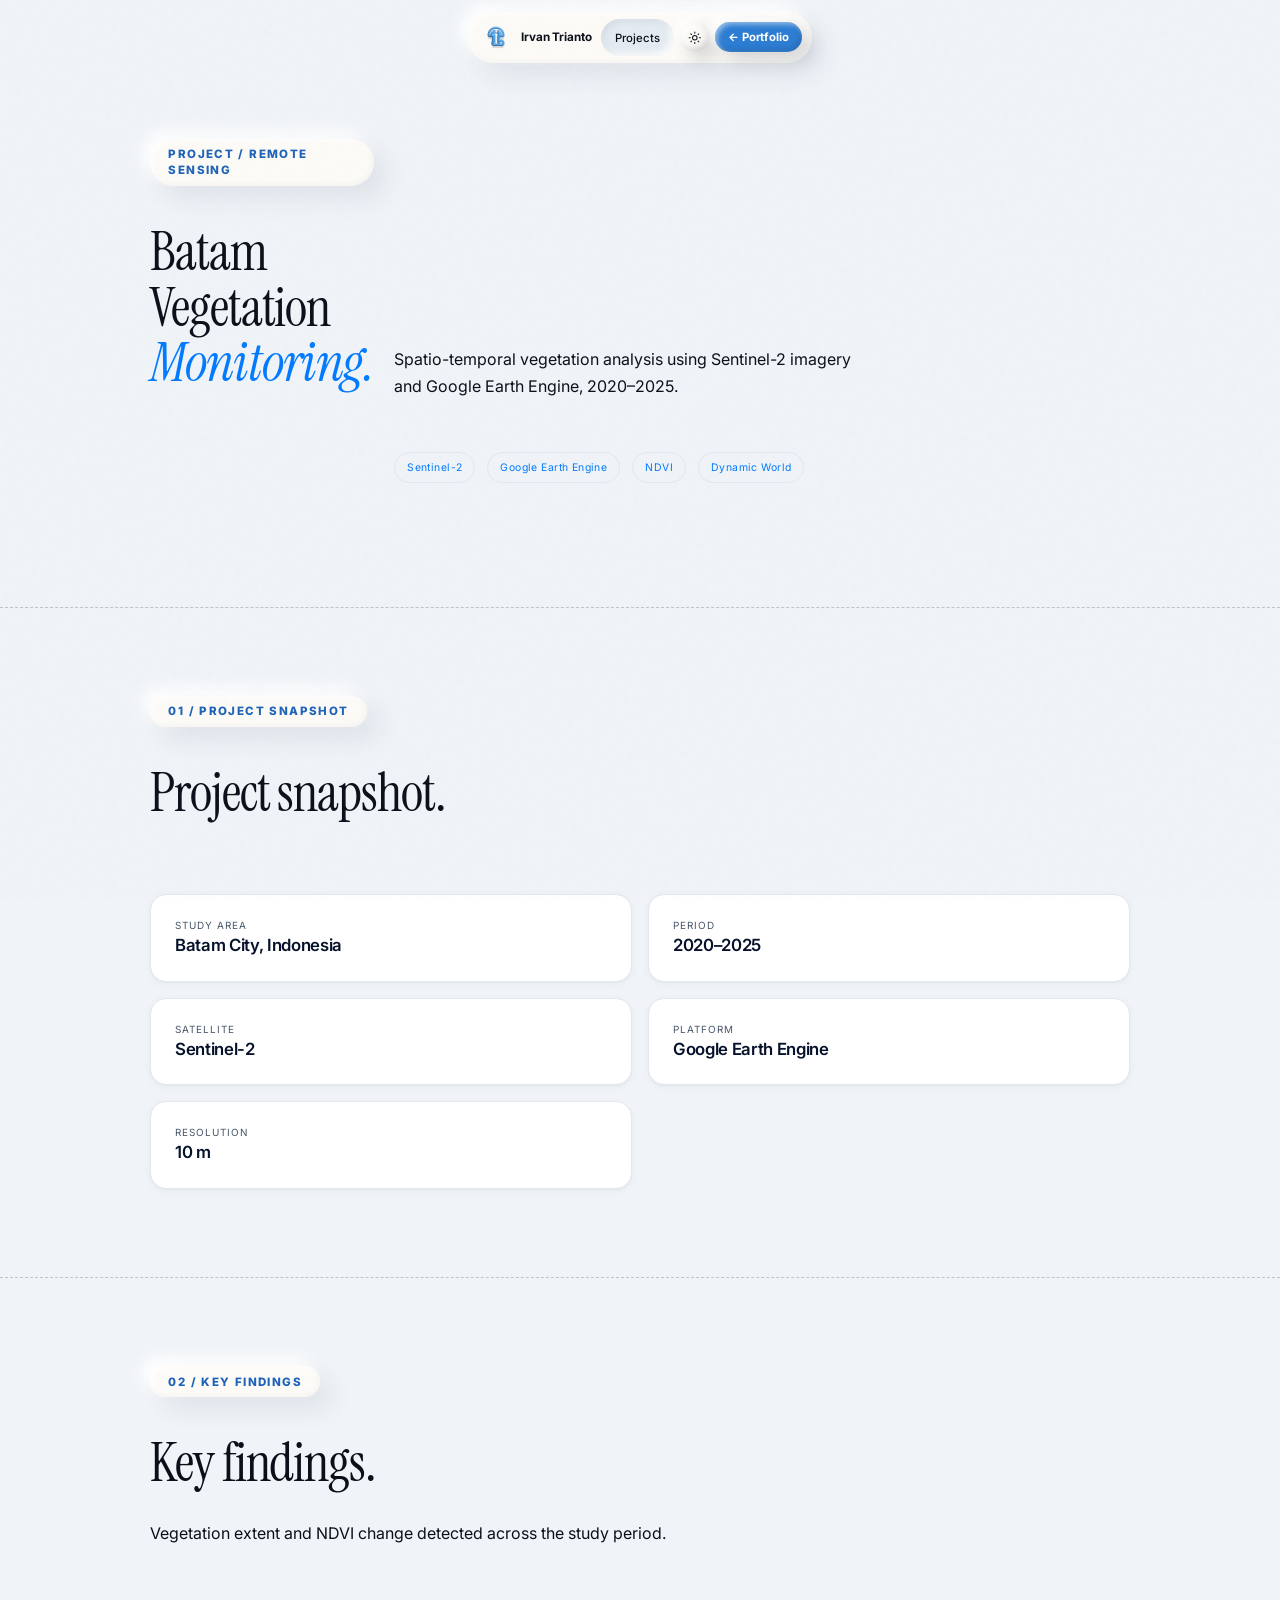
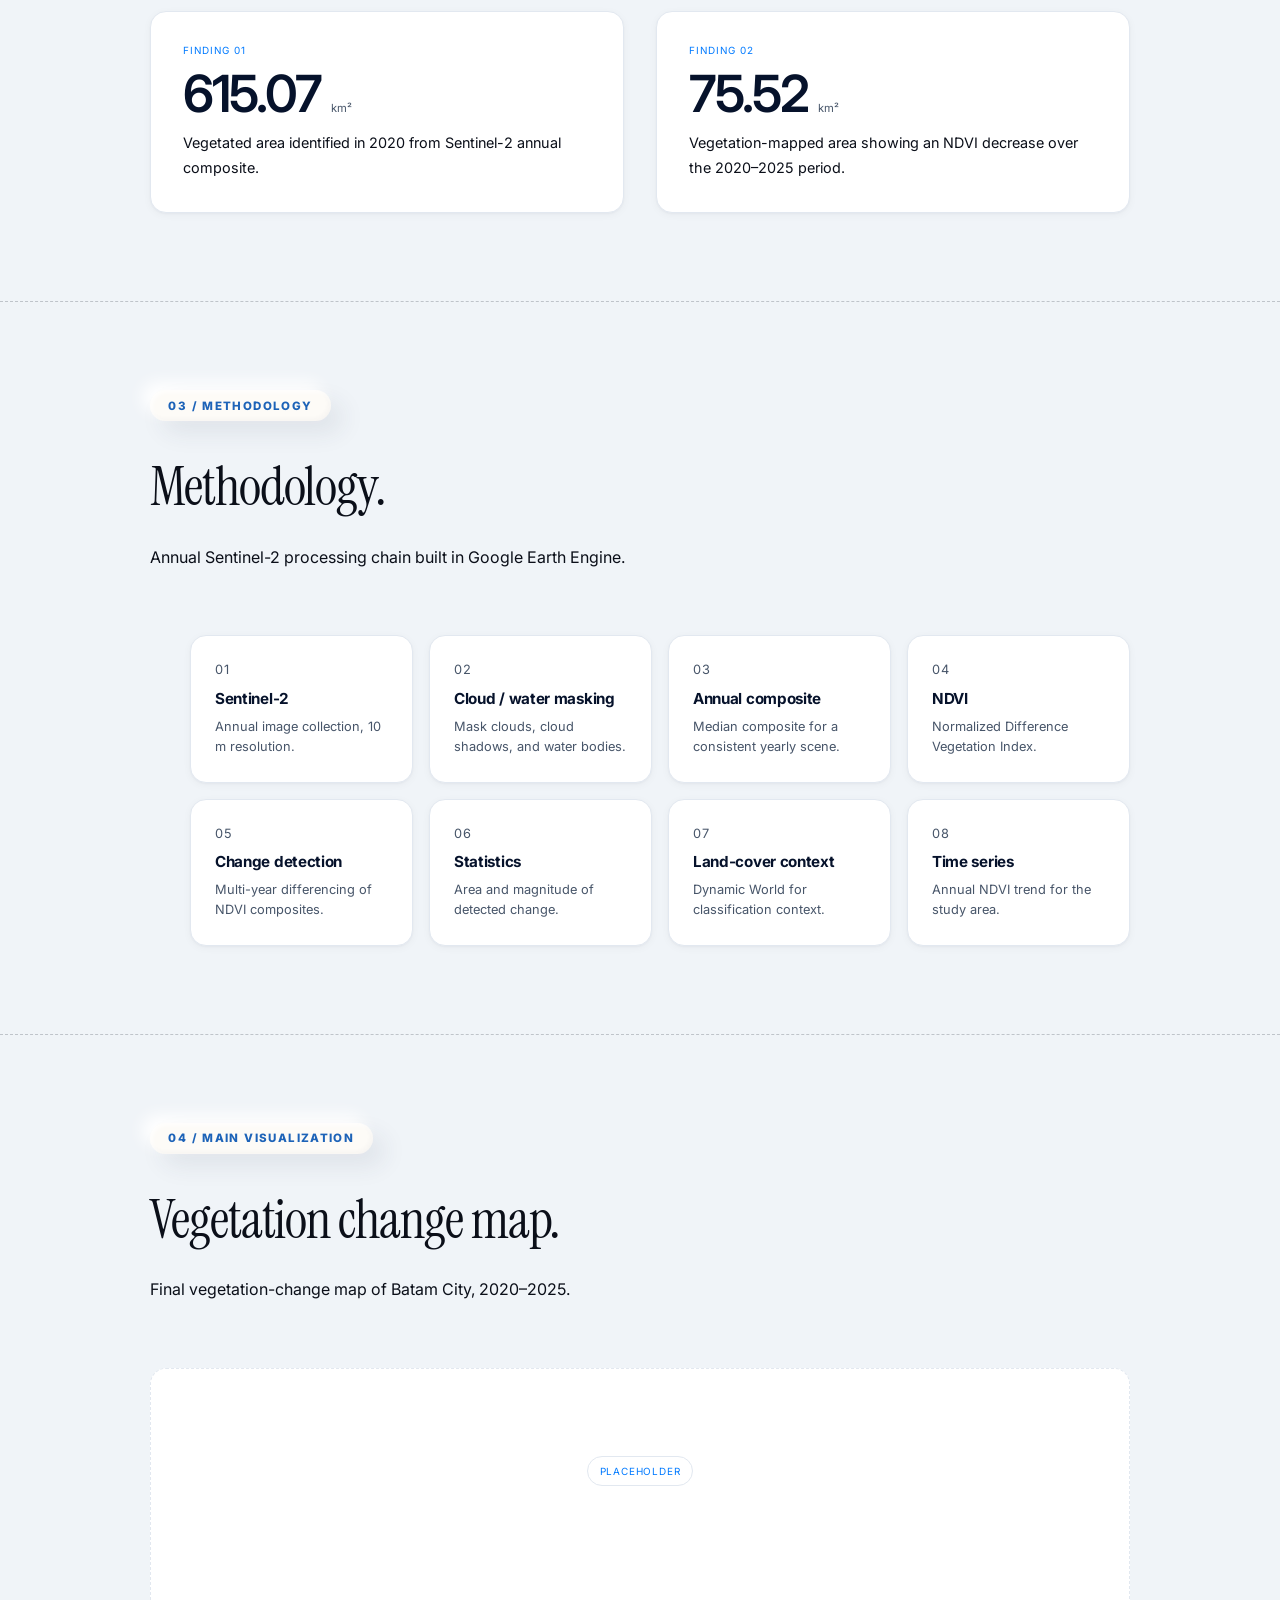
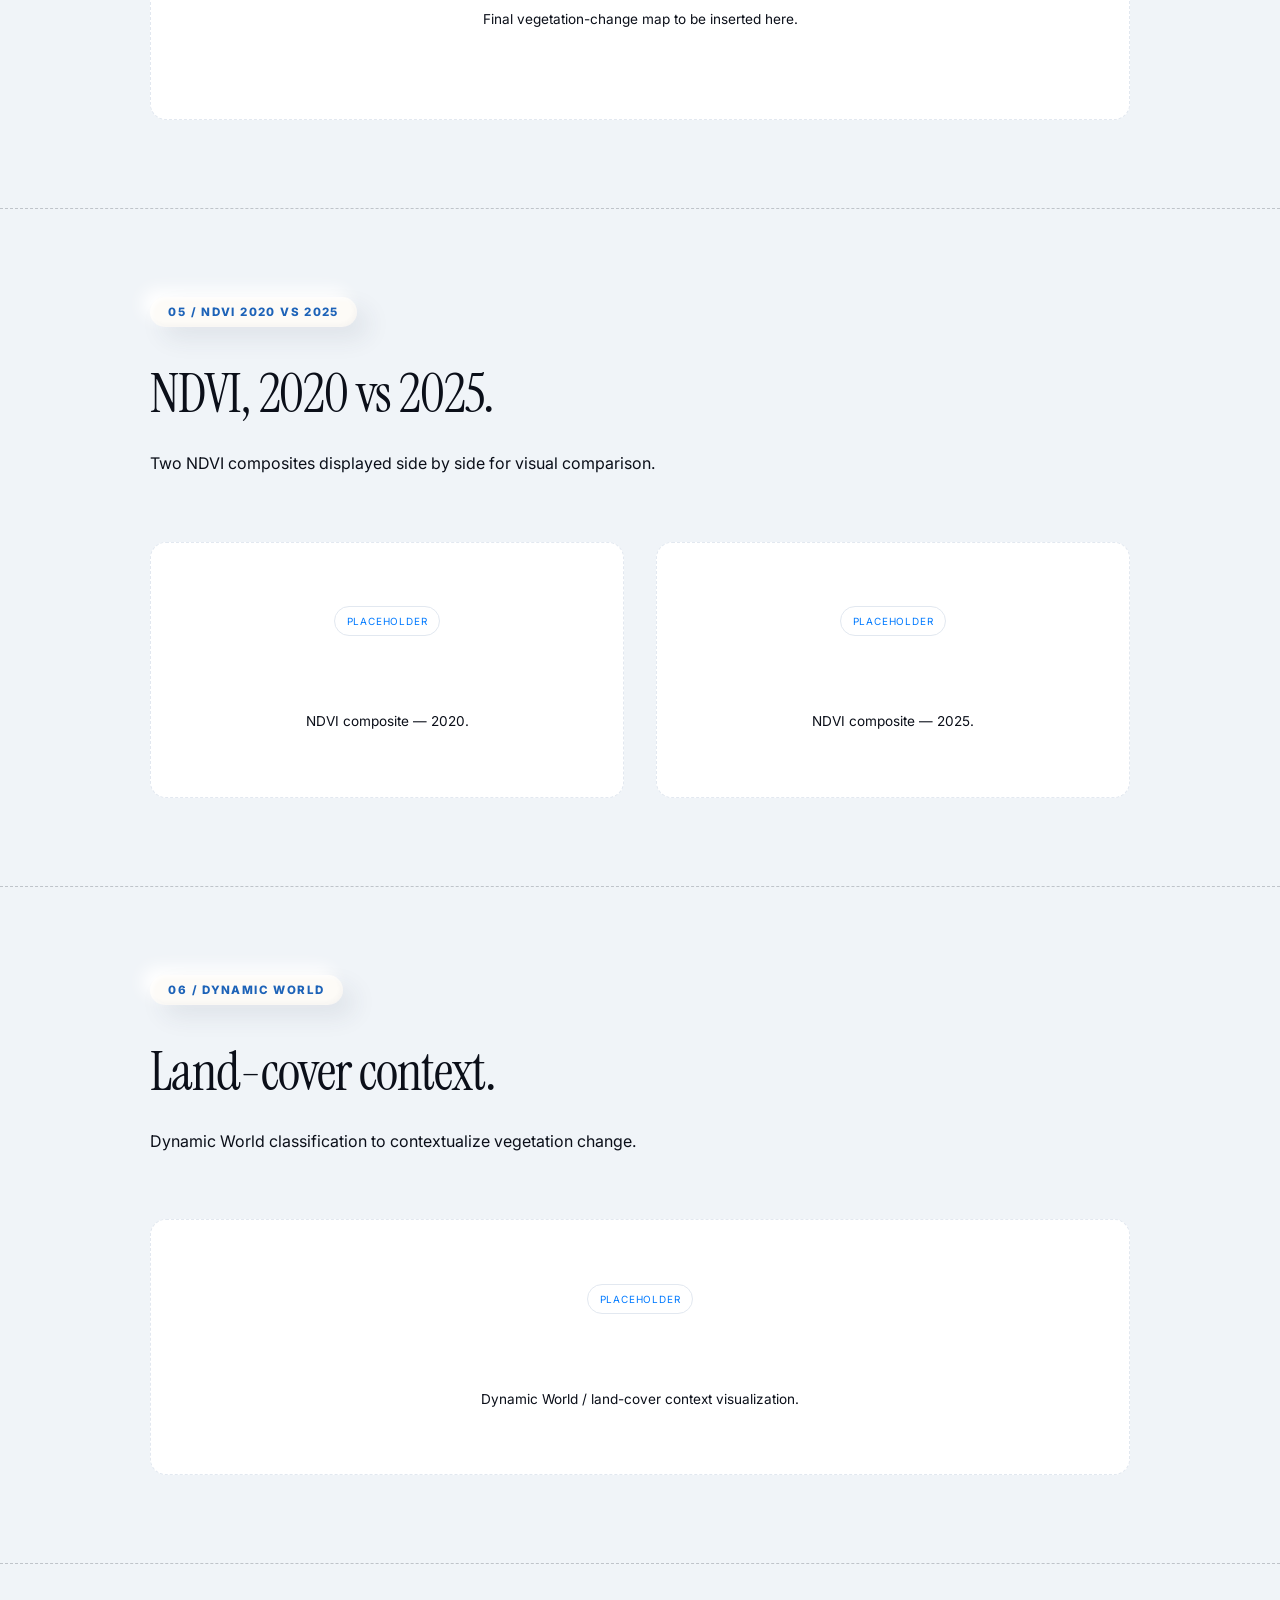
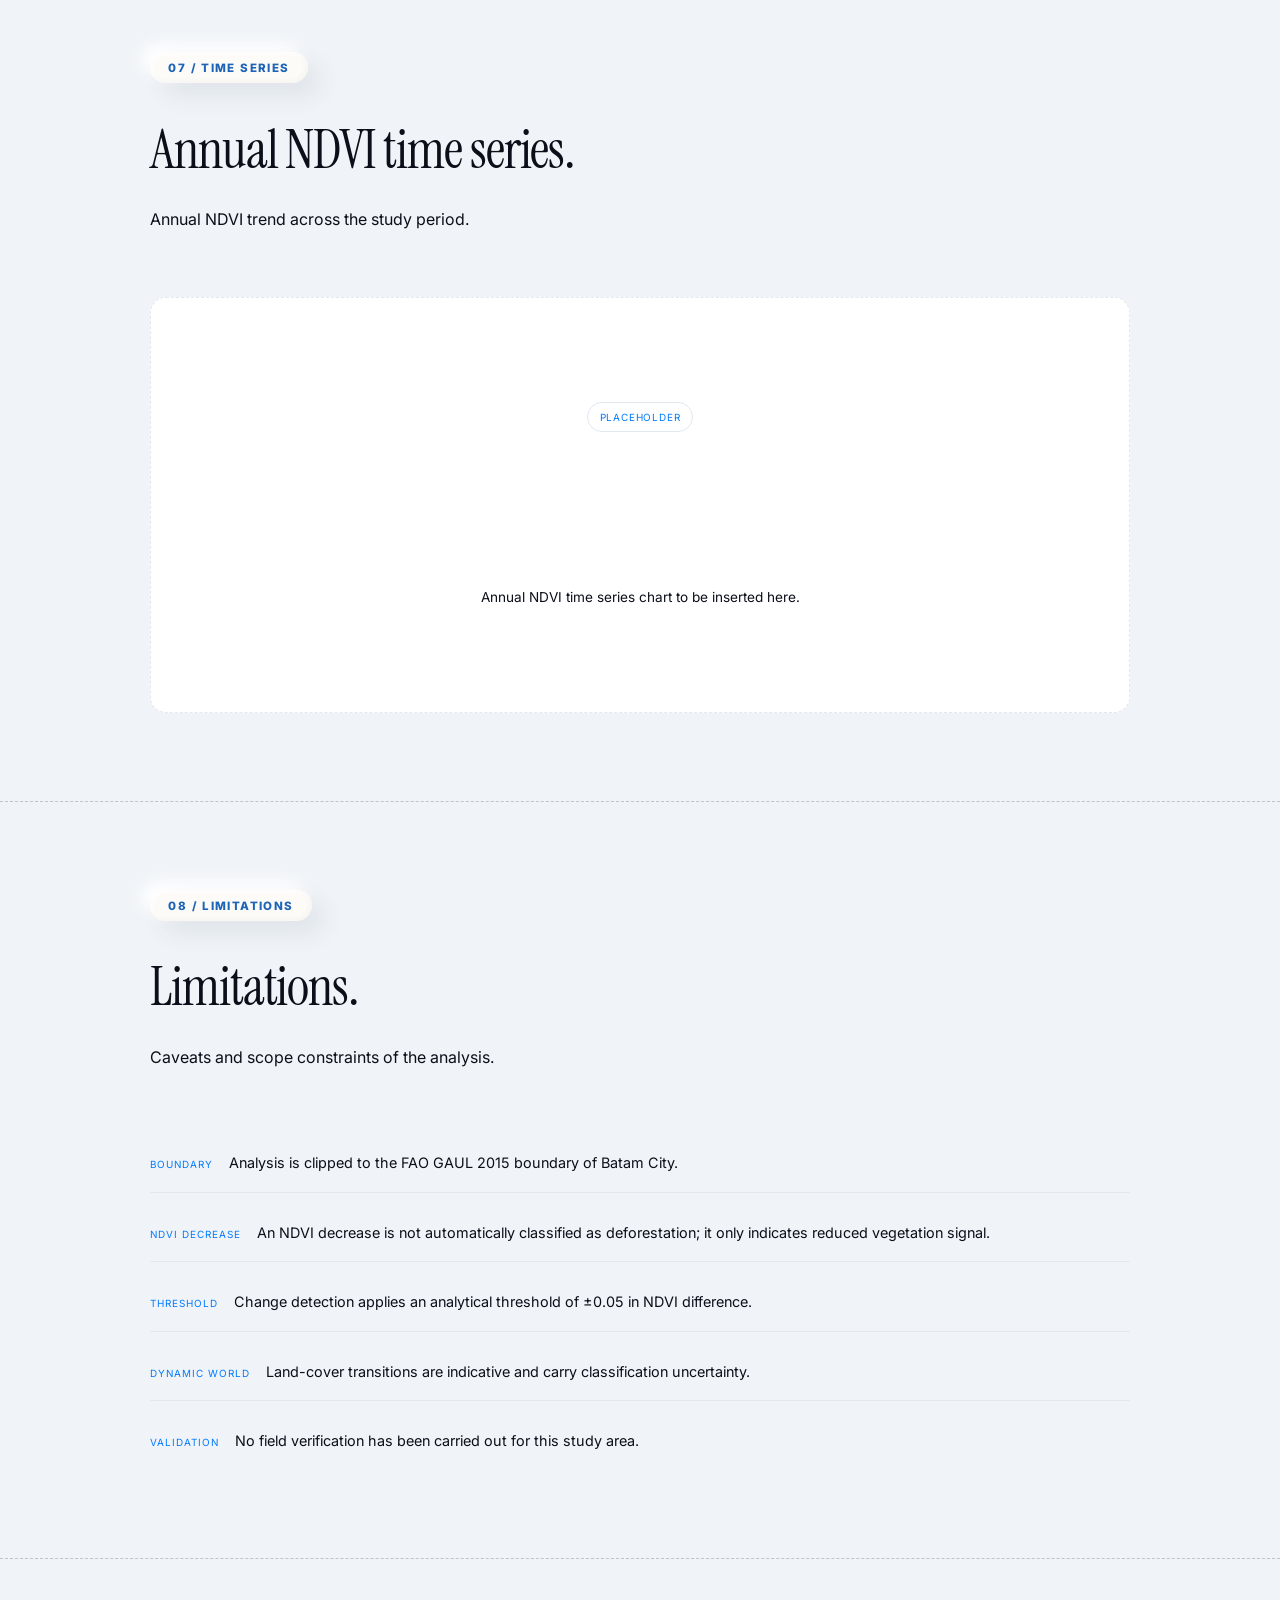
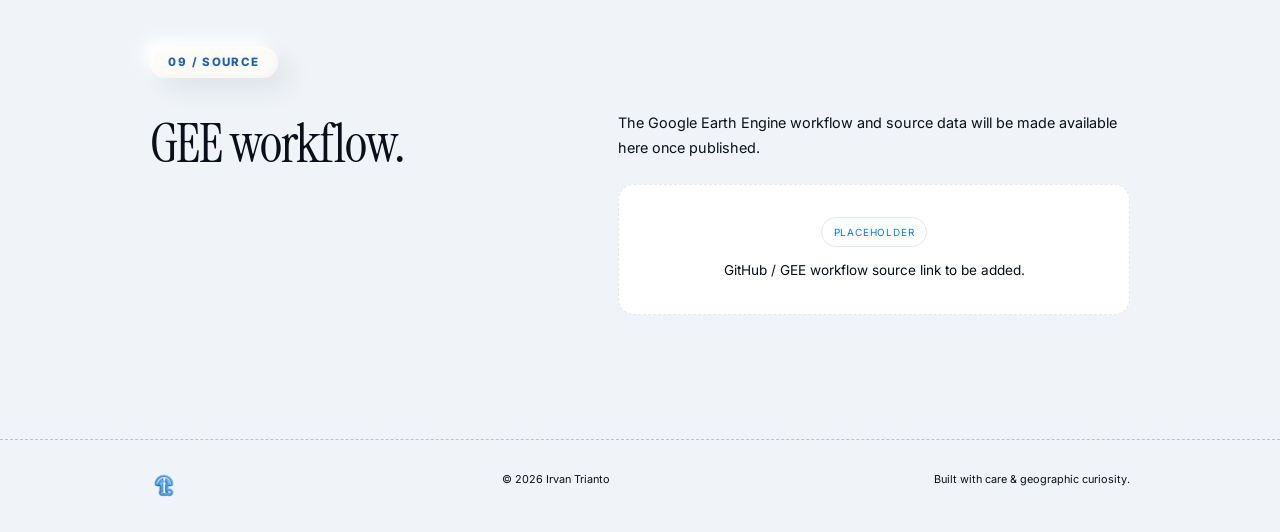
<file: projects/batam-vegetation.html>
<!DOCTYPE html>
<html lang="en">
<head>
  <meta charset="UTF-8">
  <meta name="viewport" content="width=device-width, initial-scale=1.0">
  <meta name="description" content="Batam Vegetation Monitoring: spatio-temporal vegetation analysis using Sentinel-2 imagery, Google Earth Engine, NDVI change detection, and land-cover data, 2020–2025.">
  <title>Batam Vegetation Monitoring | Irvan Trianto</title>
  <link rel="icon" href="../assets/images/icons/logo.jpg" type="image/jpeg">
  <link rel="stylesheet" href="../assets/css/style.css">
  <script>(function(){try{var t=localStorage.getItem('theme');if((t==='dark')||(!t&&window.matchMedia('(prefers-color-scheme: dark)').matches))document.documentElement.setAttribute('data-theme','dark');}catch(e){}})();</script>
  <style>
    .project-hero { min-height:auto; padding-block:clamp(4rem,9vw,7.5rem) 3rem; background:var(--color-background); }
    .project-hero .section-intro { align-items:end; }
    .project-hero h1 { max-width:14ch; }
    .project-hero p:not(.eyebrow) { max-width:44rem; }
    .project-hero__meta { display:flex; flex-wrap:wrap; gap:var(--space-3); grid-column:2; margin-top:var(--space-6); }
    .project-hero__meta span { padding:var(--space-2) var(--space-3); border:1px solid var(--color-border); border-radius:var(--radius-pill); color:var(--color-primary); font:.65rem var(--font-mono); letter-spacing:.04em; }
    .snapshot-grid { display:grid; grid-template-columns:repeat(2, minmax(0,1fr)); gap:var(--space-4); }
    .snapshot-item { display:flex; flex-direction:column; gap:var(--space-1); padding:var(--space-5); border:1px solid var(--color-border); border-radius:var(--radius-md); background:var(--color-surface); box-shadow:var(--shadow-sm); }
    .snapshot-item dt { color:var(--color-secondary); font:.62rem var(--font-mono); letter-spacing:.1em; text-transform:uppercase; }
    .snapshot-item dd { margin:0; color:var(--color-text); font:600 1.05rem/1.3 var(--font-mono); letter-spacing:-.02em; }
    .findings-grid { display:grid; grid-template-columns:repeat(2, minmax(0,1fr)); gap:var(--space-6); margin-top:var(--space-8); }
    .finding-card { display:flex; flex-direction:column; gap:var(--space-3); padding:var(--space-6); border:1px solid var(--color-border); border-radius:var(--radius-md); background:var(--color-surface); box-shadow:var(--shadow-sm); }
    .finding-card__no { color:var(--color-primary); font:.62rem var(--font-mono); letter-spacing:.1em; text-transform:uppercase; }
    .finding-card__val { color:var(--color-text); font:600 clamp(2rem,5vw,3.2rem)/1 var(--font-mono); letter-spacing:-.04em; }
    .finding-card__val small { color:var(--color-secondary); font:.7rem var(--font-mono); letter-spacing:.02em; }
    .finding-card p:last-child { color:var(--color-secondary); font-size:.9rem; line-height:1.7; }
    .method-flow { display:grid; grid-template-columns:repeat(4, minmax(0,1fr)); gap:var(--space-4); margin-top:var(--space-8); }
    .method-step { position:relative; display:flex; flex-direction:column; gap:var(--space-2); padding:var(--space-5); border:1px solid var(--color-border); border-radius:var(--radius-md); background:var(--color-surface); box-shadow:var(--shadow-sm); }
    .method-step__no { color:var(--color-primary); font:.62rem var(--font-mono); letter-spacing:.1em; }
    .method-step b { color:var(--color-text); font:700 .95rem/1.3 var(--font-heading); letter-spacing:-.02em; }
    .method-step span { color:var(--color-secondary); font-size:.8rem; line-height:1.6; }
    .placeholder { display:grid; place-items:center; gap:var(--space-3); min-height:22rem; padding:var(--space-6); border:1.5px dashed var(--color-border); border-radius:var(--radius-md); background:var(--color-surface); color:var(--color-secondary); text-align:center; }
    .placeholder--short { min-height:16rem; }
    .placeholder--tall { min-height:26rem; }
    .placeholder__label { padding:var(--space-2) var(--space-3); border:1px solid var(--color-border); border-radius:var(--radius-pill); color:var(--color-primary); font:.62rem var(--font-mono); letter-spacing:.08em; text-transform:uppercase; }
    .placeholder p { max-width:24rem; font-size:.85rem; line-height:1.7; }
    .compare-grid { display:grid; grid-template-columns:repeat(2, minmax(0,1fr)); gap:var(--space-6); margin-top:var(--space-8); }
    .limitations-list { display:grid; gap:var(--space-3); margin-top:var(--space-8); }
    .limitations-list li { display:flex; gap:var(--space-4); align-items:baseline; padding:var(--space-4) 0; border-bottom:1px solid var(--color-border); color:var(--color-secondary); font-size:.9rem; line-height:1.7; }
    .limitations-list li:last-child { border-bottom:0; }
    .limitations-list b { flex:0 0 auto; color:var(--color-primary); font:.62rem var(--font-mono); letter-spacing:.1em; text-transform:uppercase; }
    @media (max-width:900px) {
      .method-flow { grid-template-columns:repeat(2, minmax(0,1fr)); }
      .findings-grid, .compare-grid, .snapshot-grid { grid-template-columns:1fr; }
    }
    @media (max-width:600px) {
      .method-flow { grid-template-columns:1fr; }
      .placeholder { min-height:18rem; }
    }
  </style>
</head>
<body>
  <a class="skip-link" href="#main-content">Skip to main content</a>

  <header class="site-header">
    <nav class="navbar container" aria-label="Main navigation">
      <a class="brand" href="../index.html#projects" aria-label="Irvan Trianto, back to portfolio">
        <img class="brand__logo" src="../assets/images/icons/logo.jpg" alt="" aria-hidden="true">
        <span class="brand__name">Irvan Trianto<small>Geospatial Portfolio</small></span>
      </a>
      <button class="menu-toggle" type="button" aria-expanded="false" aria-controls="nav-menu">
        <span class="sr-only">Open navigation menu</span><span></span><span></span>
      </button>
      <div class="nav-panel" id="nav-menu">
        <ul class="nav-menu">
          <li><a href="../index.html#projects">Projects</a></li>
        </ul>
        <button class="theme-toggle" type="button" aria-pressed="false" aria-label="Enable dark mode"><svg class="theme-toggle__icon theme-toggle__icon--sun" viewBox="0 0 24 24" aria-hidden="true"><circle cx="12" cy="12" r="4"></circle><path d="M12 2v2M12 20v2M4.9 4.9l1.4 1.4M17.7 17.7l1.4 1.4M2 12h2M20 12h2M4.9 19.1l1.4-1.4M17.7 6.3l1.4-1.4"></path></svg><svg class="theme-toggle__icon theme-toggle__icon--moon" viewBox="0 0 24 24" aria-hidden="true"><path d="M21 12.8A9 9 0 1 1 11.2 3a7 7 0 0 0 9.8 9.8Z"></path></svg></button>
        <a class="nav-contact" href="../index.html#projects">&larr; Portfolio</a>
      </div>
    </nav>
  </header>

  <main id="main-content">
    <section class="section project-hero" aria-labelledby="project-title">
      <div class="container">
        <div class="section-intro">
          <p class="eyebrow">Project / Remote Sensing</p>
          <h2 id="project-title">Batam Vegetation<br><em>Monitoring.</em></h2>
          <p>Spatio-temporal vegetation analysis using Sentinel-2 imagery and Google Earth Engine, 2020–2025.</p>
          <div class="project-hero__meta">
            <span>Sentinel-2</span><span>Google Earth Engine</span><span>NDVI</span><span>Dynamic World</span>
          </div>
        </div>
      </div>
    </section>

    <section class="section section--tint" aria-labelledby="snapshot-title">
      <div class="container">
        <div class="section-intro">
          <p class="eyebrow">01 / Project Snapshot</p>
          <h2 id="snapshot-title">Project snapshot.</h2>
        </div>
        <dl class="snapshot-grid" style="margin-top:var(--space-8)">
          <div class="snapshot-item"><dt>Study Area</dt><dd>Batam City, Indonesia</dd></div>
          <div class="snapshot-item"><dt>Period</dt><dd>2020–2025</dd></div>
          <div class="snapshot-item"><dt>Satellite</dt><dd>Sentinel-2</dd></div>
          <div class="snapshot-item"><dt>Platform</dt><dd>Google Earth Engine</dd></div>
          <div class="snapshot-item"><dt>Resolution</dt><dd>10 m</dd></div>
        </dl>
      </div>
    </section>

    <section class="section" aria-labelledby="findings-title">
      <div class="container">
        <div class="section-intro">
          <p class="eyebrow">02 / Key Findings</p>
          <h2 id="findings-title">Key findings.</h2>
          <p>Vegetation extent and NDVI change detected across the study period.</p>
        </div>
        <div class="findings-grid">
          <article class="finding-card reveal">
            <span class="finding-card__no">Finding 01</span>
            <div class="finding-card__val">615.07 <small>km²</small></div>
            <p>Vegetated area identified in 2020 from Sentinel-2 annual composite.</p>
          </article>
          <article class="finding-card reveal">
            <span class="finding-card__no">Finding 02</span>
            <div class="finding-card__val">75.52 <small>km²</small></div>
            <p>Vegetation-mapped area showing an NDVI decrease over the 2020–2025 period.</p>
          </article>
        </div>
      </div>
    </section>

    <section class="section section--tint" aria-labelledby="methodology-title">
      <div class="container">
        <div class="section-intro">
          <p class="eyebrow">03 / Methodology</p>
          <h2 id="methodology-title">Methodology.</h2>
          <p>Annual Sentinel-2 processing chain built in Google Earth Engine.</p>
        </div>
        <ol class="method-flow">
          <li class="method-step"><span class="method-step__no">01</span><b>Sentinel-2</b><span>Annual image collection, 10 m resolution.</span></li>
          <li class="method-step"><span class="method-step__no">02</span><b>Cloud / water masking</b><span>Mask clouds, cloud shadows, and water bodies.</span></li>
          <li class="method-step"><span class="method-step__no">03</span><b>Annual composite</b><span>Median composite for a consistent yearly scene.</span></li>
          <li class="method-step"><span class="method-step__no">04</span><b>NDVI</b><span>Normalized Difference Vegetation Index.</span></li>
          <li class="method-step"><span class="method-step__no">05</span><b>Change detection</b><span>Multi-year differencing of NDVI composites.</span></li>
          <li class="method-step"><span class="method-step__no">06</span><b>Statistics</b><span>Area and magnitude of detected change.</span></li>
          <li class="method-step"><span class="method-step__no">07</span><b>Land-cover context</b><span>Dynamic World for classification context.</span></li>
          <li class="method-step"><span class="method-step__no">08</span><b>Time series</b><span>Annual NDVI trend for the study area.</span></li>
        </ol>
      </div>
    </section>

    <section class="section" aria-labelledby="viz-title">
      <div class="container">
        <div class="section-intro">
          <p class="eyebrow">04 / Main Visualization</p>
          <h2 id="viz-title">Vegetation change map.</h2>
          <p>Final vegetation-change map of Batam City, 2020–2025.</p>
        </div>
        <div class="placeholder reveal" role="img" aria-label="Placeholder for the final vegetation-change map" style="margin-top:var(--space-8)">
          <span class="placeholder__label">Placeholder</span>
          <p>Final vegetation-change map to be inserted here.</p>
        </div>
      </div>
    </section>

    <section class="section section--tint" aria-labelledby="compare-title">
      <div class="container">
        <div class="section-intro">
          <p class="eyebrow">05 / NDVI 2020 vs 2025</p>
          <h2 id="compare-title">NDVI, 2020 vs 2025.</h2>
          <p>Two NDVI composites displayed side by side for visual comparison.</p>
        </div>
        <div class="compare-grid">
          <div class="placeholder placeholder--short reveal" role="img" aria-label="Placeholder for the NDVI 2020 composite">
            <span class="placeholder__label">Placeholder</span>
            <p>NDVI composite — 2020.</p>
          </div>
          <div class="placeholder placeholder--short reveal" role="img" aria-label="Placeholder for the NDVI 2025 composite">
            <span class="placeholder__label">Placeholder</span>
            <p>NDVI composite — 2025.</p>
          </div>
        </div>
      </div>
    </section>

    <section class="section" aria-labelledby="lc-title">
      <div class="container">
        <div class="section-intro">
          <p class="eyebrow">06 / Dynamic World</p>
          <h2 id="lc-title">Land-cover context.</h2>
          <p>Dynamic World classification to contextualize vegetation change.</p>
        </div>
        <div class="placeholder placeholder--short reveal" role="img" aria-label="Placeholder for the Dynamic World land-cover visualization" style="margin-top:var(--space-8)">
          <span class="placeholder__label">Placeholder</span>
          <p>Dynamic World / land-cover context visualization.</p>
        </div>
      </div>
    </section>

    <section class="section section--tint" aria-labelledby="timeseries-title">
      <div class="container">
        <div class="section-intro">
          <p class="eyebrow">07 / Time Series</p>
          <h2 id="timeseries-title">Annual NDVI time series.</h2>
          <p>Annual NDVI trend across the study period.</p>
        </div>
        <div class="placeholder placeholder--tall reveal" role="img" aria-label="Placeholder for the annual NDVI time series chart" style="margin-top:var(--space-8)">
          <span class="placeholder__label">Placeholder</span>
          <p>Annual NDVI time series chart to be inserted here.</p>
        </div>
      </div>
    </section>

    <section class="section" aria-labelledby="limitations-title">
      <div class="container">
        <div class="section-intro">
          <p class="eyebrow">08 / Limitations</p>
          <h2 id="limitations-title">Limitations.</h2>
          <p>Caveats and scope constraints of the analysis.</p>
        </div>
        <ul class="limitations-list">
          <li><b>Boundary</b>Analysis is clipped to the FAO GAUL 2015 boundary of Batam City.</li>
          <li><b>NDVI decrease</b>An NDVI decrease is not automatically classified as deforestation; it only indicates reduced vegetation signal.</li>
          <li><b>Threshold</b>Change detection applies an analytical threshold of ±0.05 in NDVI difference.</li>
          <li><b>Dynamic World</b>Land-cover transitions are indicative and carry classification uncertainty.</li>
          <li><b>Validation</b>No field verification has been carried out for this study area.</li>
        </ul>
      </div>
    </section>

    <section class="section section--contact" aria-labelledby="source-title">
      <div class="container section-intro">
        <p class="eyebrow">09 / Source</p>
        <h2 id="source-title">GEE workflow.</h2>
        <div style="grid-column:2; align-self:start">
          <p style="max-width:32rem; color:var(--color-secondary); font-size:.9rem; line-height:1.7; margin-bottom:var(--space-5)">The Google Earth Engine workflow and source data will be made available here once published.</p>
          <div class="placeholder placeholder--short" style="min-height:8rem">
            <span class="placeholder__label">Placeholder</span>
            <p>GitHub / GEE workflow source link to be added.</p>
          </div>
        </div>
      </div>
    </section>
  </main>

  <footer class="site-footer"><div class="container"><a class="footer-logo" href="../index.html#projects" aria-label="Back to portfolio"><img src="../assets/images/icons/logo.jpg" alt="" aria-hidden="true"></a><p>© <span id="current-year"></span> Irvan Trianto</p><p>Built with care &amp; geographic curiosity.</p></div></footer>

  <script>
    document.documentElement.classList.add('js');

    const themeToggle = document.querySelector('.theme-toggle');
    if (themeToggle) {
      const applyTheme = (dark) => {
        document.documentElement.setAttribute('data-theme', dark ? 'dark' : 'light');
        themeToggle.setAttribute('aria-pressed', String(dark));
        themeToggle.setAttribute('aria-label', dark ? 'Enable light mode' : 'Enable dark mode');
      };
      applyTheme(document.documentElement.getAttribute('data-theme') === 'dark');
      themeToggle.addEventListener('click', () => {
        const dark = document.documentElement.getAttribute('data-theme') !== 'dark';
        applyTheme(dark);
        try { localStorage.setItem('theme', dark ? 'dark' : 'light'); } catch (e) {}
      });
    }

    const header = document.querySelector('.site-header');
    const toggle = document.querySelector('.menu-toggle');
    const menu = document.querySelector('.nav-panel');
    const menuLinks = [...document.querySelectorAll('.nav-menu a')];

    toggle.addEventListener('click', () => {
      const isOpen = menu.classList.toggle('is-open');
      toggle.setAttribute('aria-expanded', String(isOpen));
    });

    menuLinks.forEach((link) => link.addEventListener('click', () => {
      menu.classList.remove('is-open');
      toggle.setAttribute('aria-expanded', 'false');
    }));

    document.addEventListener('keydown', (event) => {
      if (event.key !== 'Escape' || !menu.classList.contains('is-open')) return;
      menu.classList.remove('is-open');
      toggle.setAttribute('aria-expanded', 'false');
      toggle.focus();
    });

    window.addEventListener('scroll', () => {
      header.classList.toggle('is-scrolled', window.scrollY > 12);
    }, { passive: true });

    const revealElements = document.querySelectorAll('.reveal');
    const revealObserver = new IntersectionObserver((entries, currentObserver) => {
      entries.forEach((entry) => {
        if (!entry.isIntersecting) return;
        entry.target.classList.add('is-visible');
        currentObserver.unobserve(entry.target);
      });
    }, { threshold: 0.12 });

    revealElements.forEach((element) => revealObserver.observe(element));

    document.querySelector('#current-year').textContent = new Date().getFullYear();
  </script>
</body>
</html>
</file>
<file: assets/css/style.css>
@import url('https://fonts.googleapis.com/css2?family=Cormorant+Garamond:ital,wght@0,500;0,600;0,700;1,500;1,600&family=DM+Mono&family=Instrument+Serif:ital@0;1&family=Inter:wght@400;500;600;700&family=JetBrains+Mono:wght@400;500;600&family=Manrope:wght@400;500;600;700&family=Space+Grotesk:wght@400;500;600;700&display=swap');

:root { --cream:#f5f0e5; --beige:#e4d9c5; --paper:#fbf8f1; --brown:#3d3026; --ink:#221b16; --olive:#657054; --line:rgba(61,48,38,.2); --serif:"Instrument Serif", Georgia, serif; --sans:Manrope, Arial, sans-serif; --mono:"DM Mono", monospace; }
* { box-sizing:border-box; margin:0; }
html { scroll-behavior:smooth; scroll-padding-top:5rem; }
body { background:var(--cream); color:var(--ink); font:400 16px/1.7 var(--sans); }
a { color:inherit; text-decoration:none; } ul { list-style:none; padding:0; } button { font:inherit; } ::selection { background:var(--olive); color:var(--paper); }
.container { width:min(1200px, calc(100% - 3rem)); margin:auto; }.sr-only { position:absolute; width:1px; height:1px; padding:0; margin:-1px; overflow:hidden; clip:rect(0,0,0,0); white-space:nowrap; border:0; }
.skip-link { position:fixed; top:1rem; left:1rem; z-index:20; padding:.6rem 1rem; background:var(--ink); color:var(--paper); transform:translateY(-200%); }.skip-link:focus { transform:translateY(0); }
.site-header { position:sticky; top:0; z-index:10; border-bottom:1px solid var(--line); background:rgba(245,240,229,.82); backdrop-filter:blur(14px); transition:box-shadow .25s, background-color .25s; }.site-header.is-scrolled { background:rgba(251,248,241,.94); box-shadow:0 6px 22px rgba(61,48,38,.07); }.navbar { min-height:5.25rem; display:flex; align-items:center; justify-content:space-between; gap:1.5rem; }.brand { display:flex; align-items:center; gap:.7rem; flex-shrink:0; }.brand__mark { color:var(--brown); font:600 2rem/1 var(--serif); letter-spacing:-.1em; }.brand__mark span { color:var(--olive); }.brand__name { padding-left:.7rem; border-left:1px solid var(--line); color:var(--brown); font:.67rem/1.2 var(--mono); letter-spacing:.04em; text-transform:uppercase; }.brand__name small { display:block; margin-top:.2rem; color:var(--olive); font-size:.55rem; letter-spacing:.08em; }
.nav-panel,.nav-menu { display:flex; align-items:center; }.nav-panel { gap:1.45rem; }.nav-menu { gap:1.25rem; }.nav-menu a { position:relative; color:var(--brown); font-size:.66rem; font-weight:600; letter-spacing:.07em; text-transform:uppercase; }.nav-menu a::after { content:""; position:absolute; right:0; bottom:-.48rem; left:0; height:1px; background:var(--olive); transform:scaleX(0); transform-origin:right; transition:transform .22s ease; }.nav-menu a:hover::after,.nav-menu a:focus-visible::after,.nav-menu a[aria-current="page"]::after { transform:scaleX(1); transform-origin:left; }.nav-menu a:hover,.nav-menu a:focus-visible,.nav-menu a[aria-current="page"] { color:var(--olive); }.nav-contact { padding:.54rem .75rem; border:1px solid var(--brown); color:var(--brown); font:.64rem/1 var(--mono); letter-spacing:.04em; text-transform:uppercase; transition:background-color .2s,color .2s; }.nav-contact:hover,.nav-contact:focus-visible { background:var(--brown); color:var(--paper); }.menu-toggle { display:none; }
.section { min-height:65vh; display:grid; align-items:center; padding:7rem 0; position:relative; overflow:hidden; }.section--tint { background:var(--beige); }.section-intro { display:grid; grid-template-columns:minmax(8rem,.65fr) minmax(0,1.65fr); gap:1rem 3rem; }.section-intro > p:not(.eyebrow) { max-width:32rem; align-self:end; color:var(--brown); }.eyebrow { color:var(--olive); font: .72rem/1.4 var(--mono); letter-spacing:.08em; text-transform:uppercase; }.section h2 { grid-column:2; max-width:14ch; color:var(--brown); font:clamp(2.2rem,7vw,6.2rem)/.88 var(--serif); letter-spacing:-.045em; word-wrap:break-word; overflow-wrap:break-word; }.section h2 em,.hero h1 em { color:var(--olive); font-weight:400; }.text-link { display:inline-flex; gap:.5rem; align-items:center; width:max-content; border-bottom:1px solid var(--brown); padding-bottom:.2rem; font-size:.82rem; font-weight:600; }.text-link:hover { color:var(--olive); border-color:var(--olive); }
.hero { min-height:calc(100svh - 5rem); padding:5rem 0; display:grid; align-items:center; background-color:var(--paper); }.section-map { background-image:radial-gradient(ellipse at 12% 48%,transparent 0 7%,rgba(101,112,84,.13) 7.2% 7.5%,transparent 7.7% 12%,rgba(101,112,84,.1) 12.2% 12.45%,transparent 12.7% 19%),linear-gradient(125deg,transparent 75%,rgba(61,48,38,.06) 75.1% 75.3%,transparent 75.4%); }.hero-grid { display:grid; grid-template-columns:1.5fr .75fr; gap:3rem; align-items:end; }.hero-copy { max-width:46rem; }.hero h1 { margin:.7rem 0 1.8rem; color:var(--brown); font:clamp(5.2rem,12vw,10rem)/.73 var(--serif); letter-spacing:-.07em; }.hero-lead { max-width:31rem; color:var(--brown); font-size:clamp(1rem,2vw,1.18rem); }.hero-actions { display:flex; align-items:center; gap:1.8rem; margin-top:2.3rem; }.button { display:inline-block; padding:.8rem 1.3rem; background:var(--brown); color:var(--paper); font-size:.78rem; font-weight:600; }.button:hover { background:var(--olive); }.map-card { min-height:19rem; padding:1.5rem; display:flex; flex-direction:column; justify-content:space-between; border:1px solid var(--brown); background:rgba(228,217,197,.38); }.map-card__number { font:.68rem var(--mono); color:var(--olive); }.map-card__label { font:.75rem/1.6 var(--mono); text-transform:uppercase; }.compass { position:relative; margin:auto; width:5.2rem; height:5.2rem; border:1px solid var(--brown); border-radius:50%; display:grid; place-items:start center; padding-top:.25rem; font:.65rem var(--mono); }.compass i { position:absolute; top:1.15rem; width:1px; height:2.7rem; background:var(--brown); transform:rotate(35deg); }.compass i::after { content:""; position:absolute; top:-.05rem; left:-.24rem; border-left:.25rem solid transparent; border-right:.25rem solid transparent; border-bottom:.6rem solid var(--olive); }
.section-intro .text-link,.contact-email { grid-column:2; margin-top:.6rem; }.section--contact { min-height:75vh; }.contact-email { width:max-content; color:var(--olive); border-bottom:1px solid currentColor; font:clamp(1.2rem,3vw,2rem) var(--serif); }.site-footer { padding:1.5rem 0; background:var(--brown); color:var(--beige); font:.68rem var(--mono); }.site-footer .container { display:flex; justify-content:space-between; gap:1rem; }
@media (max-width:800px) { .brand__name { display:none; }.menu-toggle { display:grid; width:2.6rem; height:2.6rem; padding:.72rem; gap:.38rem; border:1px solid var(--line); background:transparent; cursor:pointer; }.menu-toggle span:not(.sr-only) { height:1px; background:var(--brown); transition:transform .2s; }.menu-toggle[aria-expanded="true"] span:nth-of-type(2) { transform:translateY:.19rem rotate(45deg); }.menu-toggle[aria-expanded="true"] span:nth-of-type(3) { transform:translateY:-.19rem rotate(-45deg); }.nav-panel { position:absolute; top:calc(100% + 1px); left:0; width:100%; padding:1.5rem max(1.5rem, calc((100% - 1120px)/2)) 1.75rem; display:none; flex-direction:column; align-items:flex-start; gap:1.5rem; background:var(--cream); border-bottom:1px solid var(--line); }.nav-panel.is-open { display:flex; }.nav-menu { flex-direction:column; align-items:flex-start; gap:1.1rem; }.nav-menu a { font-size:.78rem; }.nav-contact { font-size:.7rem; }.hero-grid { grid-template-columns:1fr; }.map-card { min-height:12rem; max-width:24rem; }.section-intro { grid-template-columns:1fr; }.section h2,.section-intro .text-link,.contact-email { grid-column:1; }.section { min-height:auto; padding:5rem 0; } }
@media (max-width:480px) { .container { width:min(100% - 2rem,1120px); }.hero { padding:3.5rem 0; }.hero h1 { font-size:4.6rem; }.hero-actions { align-items:flex-start; flex-direction:column; gap:1.2rem; }.site-footer .container { flex-direction:column; } }
@media (prefers-reduced-motion:reduce) { html { scroll-behavior:auto; } *,*::before,*::after { transition-duration:.01ms !important; } }

/* Sprint 5: Hero */
.hero { --hero-cream:#efe6d2; --hero-brown:#6e5a44; --hero-dark:#3b322c; --hero-olive:#7a8061; --hero-border:#d6cdbd; position:relative; min-height:100svh; display:grid; align-items:center; padding:120px 0; overflow:hidden; background:#f5f1e8; color:var(--hero-dark); font-family:Inter,Arial,sans-serif; }
.hero::before { content:""; position:absolute; inset:0; pointer-events:none; opacity:.45; background:linear-gradient(90deg,transparent 49.95%,rgba(110,90,68,.12) 50%,transparent 50.05%),linear-gradient(rgba(110,90,68,.04) 1px,transparent 1px); background-size:100% 100%,100% 2.5rem; }
.hero-grid { position:relative; z-index:1; display:grid; grid-template-columns:minmax(0,1.08fr) minmax(22rem,.92fr); gap:clamp(3rem,8vw,8rem); align-items:center; }
.hero-copy { max-width:41rem; }.hero-kicker { display:flex; align-items:center; gap:.8rem; color:var(--hero-olive); font:.68rem/1.5 var(--mono); letter-spacing:.12em; text-transform:uppercase; }.hero-kicker::before { content:""; width:2.25rem; height:1px; background:currentColor; }
.hero h1 { margin:1.35rem 0 1.7rem; color:var(--hero-dark); font:600 clamp(4rem,7.4vw,7.35rem)/.84 "Cormorant Garamond",Georgia,serif; letter-spacing:-.055em; }.hero h1 em { color:var(--hero-brown); font-weight:500; }
.hero-lead { max-width:33rem; color:#5d5147; font-size:clamp(.98rem,1.35vw,1.1rem); line-height:1.8; }.hero-actions { display:flex; flex-wrap:wrap; align-items:center; gap:.8rem; margin-top:2.35rem; }.hero-button { display:inline-flex; align-items:center; gap:1.1rem; padding:.9rem 1.1rem; border:1px solid var(--hero-brown); font-size:.72rem; font-weight:600; letter-spacing:.035em; transition:background-color .2s,color .2s,transform .2s; }.hero-button:hover { transform:translateY(-2px); }.hero-button--primary { background:var(--hero-brown); color:#f5f1e8; }.hero-button--primary:hover { background:var(--hero-olive); border-color:var(--hero-olive); }.hero-button--secondary { color:var(--hero-brown); }.hero-button--secondary:hover { background:var(--hero-cream); }
.hero-map { position:relative; isolation:isolate; min-height:clamp(25rem,42vw,33rem); margin:0; overflow:hidden; border:1px solid var(--hero-border); background:var(--hero-cream); }.hero-map__grid { position:absolute; inset:0; opacity:.6; background-image:linear-gradient(rgba(110,90,68,.14) 1px,transparent 1px),linear-gradient(90deg,rgba(110,90,68,.14) 1px,transparent 1px); background-size:3.6rem 3.6rem; }.hero-map__contours { position:absolute; inset:0; transform:rotate(-18deg) scale(1.25); }.hero-map__contours i { position:absolute; border:1px solid rgba(110,90,68,.5); border-radius:48% 52% 57% 43% / 42% 48% 52% 58%; }.hero-map__contours i:nth-child(1) { width:92%; height:76%; top:11%; left:-29%; }.hero-map__contours i:nth-child(2) { width:76%; height:58%; top:19%; left:-21%; }.hero-map__contours i:nth-child(3) { width:50%; height:40%; top:29%; left:-8%; }.hero-map__contours i:nth-child(4) { width:20%; height:17%; top:40%; left:8%; background:rgba(122,128,97,.12); }.hero-map__route { position:absolute; top:12%; right:26%; width:42%; height:72%; border-left:2px solid var(--hero-olive); transform:rotate(31deg); }.hero-map__route::before { content:""; position:absolute; width:.58rem; height:.58rem; border:2px solid var(--hero-olive); border-radius:50%; background:var(--hero-cream); top:-.25rem; left:-.31rem; }.hero-map__route span { position:absolute; width:.36rem; height:.36rem; border-radius:50%; background:var(--hero-brown); left:-.23rem; }.hero-map__route span:first-child { top:39%; }.hero-map__route span:last-child { bottom:-.2rem; }.hero-map figcaption { position:absolute; right:1rem; bottom:.9rem; left:1rem; display:flex; justify-content:space-between; gap:1rem; color:var(--hero-brown); font:.57rem var(--mono); letter-spacing:.04em; text-transform:uppercase; }.hero-compass { position:absolute; top:1.2rem; right:1.2rem; width:3.2rem; height:3.2rem; display:grid; place-items:start center; padding-top:.25rem; border:1px solid var(--hero-brown); border-radius:50%; color:var(--hero-brown); font:.62rem var(--mono); }.hero-compass i { position:absolute; top:.9rem; height:1.55rem; width:1px; background:var(--hero-brown); }.hero-compass i::before { content:""; position:absolute; top:-.06rem; left:-.2rem; border-right:.2rem solid transparent; border-bottom:.45rem solid var(--hero-olive); border-left:.2rem solid transparent; }
.scroll-cue { position:absolute; z-index:1; bottom:2.2rem; left:50%; display:flex; flex-direction:column; align-items:center; gap:.5rem; color:var(--hero-brown); font:.56rem var(--mono); letter-spacing:.1em; text-transform:uppercase; transform:translateX(-50%); }.scroll-cue i { display:block; position:relative; width:1px; height:2.25rem; overflow:hidden; background:var(--hero-border); }.scroll-cue i::after { content:""; position:absolute; top:-100%; left:0; width:1px; height:100%; background:var(--hero-olive); animation:scroll-line 1.8s ease-in-out infinite; } @keyframes scroll-line { to { transform:translateY(200%); } }
@media (max-width:800px) { .hero { min-height:auto; padding:120px 0 8rem; }.hero-grid { grid-template-columns:1fr; }.hero-map { min-height:24rem; max-width:34rem; }.scroll-cue { bottom:1.5rem; } }
@media (max-width:480px) { .hero { padding:120px 0 7rem; }.hero h1 { font-size:3.75rem; }.hero-map { min-height:20rem; }.hero-map figcaption { flex-direction:column; gap:.35rem; }.hero-actions { align-items:stretch; flex-direction:column; gap:.7rem; }.hero-button { justify-content:space-between; } }
@media (prefers-reduced-motion:reduce) { .scroll-cue i::after { animation:none; } }

/* Sprint 6: About */
.about { min-height:auto; padding:120px 0; background:var(--cream); }.about__grid { display:grid; grid-template-columns:minmax(0,1.05fr) minmax(19rem,.7fr); align-items:center; gap:clamp(3rem,10vw,9rem); }.about__content { max-width:40rem; }.about__content h2 { max-width:11ch; margin:1.1rem 0 1.7rem; font-size:clamp(3.6rem,6.2vw,6rem); }.about__content h2 em { color:var(--brown); font-weight:500; }.about__bio { max-width:35rem; color:var(--brown); font-size:1rem; line-height:1.85; }.about__expertise { margin-top:2.4rem; padding-top:1.15rem; border-top:1px solid var(--line); }.about__expertise > p { margin-bottom:.8rem; color:var(--olive); font:.65rem var(--mono); letter-spacing:.1em; text-transform:uppercase; }.expertise-tags { display:flex; flex-wrap:wrap; gap:.5rem; }.expertise-tags li { padding:.36rem .58rem; border:1px solid var(--line); color:var(--brown); font:.68rem var(--mono); letter-spacing:.02em; }
.about__portrait { margin:0; }.portrait-frame { position:relative; min-height:30rem; padding:1rem; overflow:hidden; border:1px solid var(--brown); background:var(--beige); }.portrait-frame::before,.portrait-frame::after { content:""; position:absolute; z-index:0; border:1px solid rgba(110,90,68,.32); border-radius:50%; }.portrait-frame::before { width:27rem; height:27rem; top:-6rem; right:-13rem; }.portrait-frame::after { width:19rem; height:19rem; bottom:-10rem; left:-9rem; }.portrait-placeholder { position:relative; z-index:1; height:100%; min-height:28rem; display:flex; flex-direction:column; align-items:center; justify-content:end; overflow:hidden; background:linear-gradient(145deg,rgba(245,241,232,.75),rgba(122,128,97,.2)); }.portrait-placeholder::before { content:""; position:absolute; inset:1rem; border:1px solid rgba(110,90,68,.22); }.portrait-placeholder__head { position:relative; z-index:1; width:7.8rem; height:9.4rem; border-radius:50% 50% 44% 44%; background:var(--brown); }.portrait-placeholder__body { position:relative; z-index:1; width:18rem; height:15rem; margin-top:-.8rem; border-radius:48% 48% 0 0; background:var(--dark, #3b322c); }.portrait-coordinate { position:absolute; z-index:2; color:var(--brown); font:.56rem var(--mono); letter-spacing:.08em; }.portrait-coordinate--top { top:1.55rem; left:1.55rem; }.portrait-coordinate--bottom { right:1.55rem; bottom:1.55rem; }.about__portrait figcaption { display:flex; justify-content:space-between; gap:1rem; margin-top:.75rem; color:var(--brown); font:.64rem var(--mono); letter-spacing:.06em; text-transform:uppercase; }.about__portrait figcaption span:last-child { color:var(--olive); }
.js .about-reveal { opacity:0; transform:translateY(1rem); transition:opacity .6s ease,transform .6s ease; }.js .about-reveal.is-visible { opacity:1; transform:translateY(0); }.js .about__portrait.about-reveal { transition-delay:.12s; }
@media (max-width:800px) { .about { padding:120px 0; }.about__grid { grid-template-columns:1fr; gap:3.5rem; }.about__portrait { max-width:32rem; }.portrait-frame { min-height:25rem; }.portrait-placeholder { min-height:23rem; } }
@media (max-width:480px) { .portrait-frame { min-height:21rem; }.portrait-placeholder { min-height:19rem; }.portrait-placeholder__head { width:6rem; height:7.3rem; }.portrait-placeholder__body { width:14rem; height:11rem; }.about__portrait figcaption { flex-direction:column; gap:.25rem; } }
@media (prefers-reduced-motion:reduce) { .js .about-reveal { opacity:1; transform:none; transition:none; } }

/* Global typography and colour tokens */
:root { --color-background:#f5f1e8; --color-surface:#efe6d2; --color-text:#3b322c; --color-primary:#6e5a44; --color-accent:#7a8061; --color-border:#d6cdbd; --cream:var(--color-background); --beige:var(--color-surface); --paper:var(--color-background); --brown:var(--color-primary); --ink:var(--color-text); --olive:var(--color-accent); --line:var(--color-border); --font-heading:"Cormorant Garamond",Georgia,serif; --font-body:Inter,Arial,sans-serif; --serif:var(--font-heading); --sans:var(--font-body); --mono:"DM Mono",monospace; --space-1:.25rem; --space-2:.5rem; --space-3:.75rem; --space-4:1rem; --space-5:1.5rem; --space-6:2rem; --space-7:2.5rem; --space-8:3rem; --space-10:4rem; --space-12:5rem; --space-16:7.5rem; --radius-sm:2px; --radius-md:4px; --radius-lg:8px; --radius-pill:999px; --shadow-sm:0 4px 12px rgba(59,50,44,.06); --shadow-md:0 10px 28px rgba(59,50,44,.10); --duration-fast:160ms; --duration-base:240ms; --ease-standard:cubic-bezier(.2,.7,.3,1); --container-max:1200px; --section-space:120px; }
html, body { overflow-x: hidden; }
body { background:var(--cream); color:var(--ink); font-family:var(--sans); }
h1,h2,h3,h4,h5,h6 { font-family:var(--serif); color:var(--ink); }

/* Hero alignment and restrained interaction */
.hero { display:flex; align-items:center; }.hero-grid { width:100%; }.hero-button { transition:background-color .2s ease,color .2s ease,border-color .2s ease,transform .2s ease; }.hero-button:hover { transform:translateY(-1px); }

/* Design system: reusable primitives */
.container { width:min(var(--container-max), 100%); padding-inline:clamp(2rem, 5vw, 5rem); }
.section { padding-block:var(--section-space); }
.button,.card { border-radius:var(--radius-sm); }
.button { display:inline-flex; align-items:center; justify-content:center; gap:var(--space-2); min-height:2.75rem; padding:0 var(--space-5); border:1px solid var(--color-primary); background:var(--color-primary); color:var(--color-background); font:600 .72rem/1 var(--font-body); letter-spacing:.04em; text-transform:uppercase; transition:background-color var(--duration-base) var(--ease-standard),color var(--duration-base) var(--ease-standard),border-color var(--duration-base) var(--ease-standard),transform var(--duration-base) var(--ease-standard); }.button:hover { transform:translateY(-1px); background:var(--color-accent); border-color:var(--color-accent); }.button--outline { background:transparent; color:var(--color-primary); }.button--outline:hover { background:var(--color-surface); color:var(--color-primary); border-color:var(--color-primary); }.card { border:1px solid var(--color-border); background:var(--color-surface); box-shadow:var(--shadow-sm); }
.u-stack > * + * { margin-top:var(--space-4); }.u-stack--lg > * + * { margin-top:var(--space-8); }.u-text-center { text-align:center; }.u-visually-hidden { position:absolute; width:1px; height:1px; padding:0; margin:-1px; overflow:hidden; clip:rect(0,0,0,0); white-space:nowrap; border:0; }

/* Design system adoption: Hero */
.hero { --hero-cream:var(--color-surface); --hero-brown:var(--color-primary); --hero-dark:var(--color-text); --hero-olive:var(--color-accent); --hero-border:var(--color-border); padding-block:var(--section-space); background:var(--color-background); }.hero-kicker { gap:var(--space-3); }.hero h1 { margin:var(--space-5) 0 var(--space-5); font-family:var(--font-heading); }.hero-lead { font-family:var(--font-body); }.hero-actions { gap:var(--space-3); margin-top:var(--space-7); }.hero-button { gap:var(--space-4); padding:var(--space-4) 1.1rem; border-radius:var(--radius-sm); transition:background-color var(--duration-base) var(--ease-standard),color var(--duration-base) var(--ease-standard),border-color var(--duration-base) var(--ease-standard),transform var(--duration-base) var(--ease-standard); }.hero-map { border-color:var(--color-border); border-radius:var(--radius-sm); }.scroll-cue { transition:color var(--duration-fast) var(--ease-standard); }

/* Design system adoption: About */
.about { padding-block:var(--section-space); background:var(--color-background); }.about__content h2 { margin:var(--space-4) 0 var(--space-5); font-family:var(--font-heading); }.about__bio { color:var(--color-primary); font-family:var(--font-body); }.about__expertise { margin-top:var(--space-7); padding-top:var(--space-4); border-color:var(--color-border); }.expertise-tags { gap:var(--space-2); }.expertise-tags li { border-color:var(--color-border); color:var(--color-primary); border-radius:var(--radius-sm); }.portrait-frame { padding:var(--space-4); border-color:var(--color-primary); background:var(--color-surface); border-radius:var(--radius-sm); }.about__portrait figcaption { gap:var(--space-4); margin-top:var(--space-3); color:var(--color-primary); }.js .about-reveal { transform:translateY(var(--space-4)); transition:opacity 600ms var(--ease-standard),transform 600ms var(--ease-standard); }
.about__education { margin-top:var(--space-6); padding-top:var(--space-4); border-top:1px solid var(--color-border); }.about__education > p:first-child { margin-bottom:var(--space-2); color:var(--color-accent); font:.65rem var(--mono); letter-spacing:.1em; text-transform:uppercase; }.about__education > p:last-child { display:grid; gap:.1rem; color:var(--color-primary); font-size:.84rem; line-height:1.55; }.about__education strong { color:var(--color-text); font-weight:600; }.about__education span { display:block; }

/* Layout system */
:root { --layout-gap:clamp(1.5rem, 4vw, 3rem); --layout-gap-wide:clamp(3rem, 8vw, 8rem); --rhythm-block:var(--section-space); }
.section { padding-block:var(--rhythm-block); grid-template-columns:minmax(0,1fr); }.section__content { width:100%; }.section__header { min-width:0; }.section > .container { min-width:0; width:100%; }.grid { display:grid; gap:var(--layout-gap); }.grid--2 { grid-template-columns:repeat(2, minmax(0, 1fr)); }.grid--3 { grid-template-columns:repeat(3, minmax(0, 1fr)); }.grid--4 { grid-template-columns:repeat(4, minmax(0, 1fr)); }
.hero-grid.grid--2 { grid-template-columns:minmax(0,1.08fr) minmax(22rem,.92fr); gap:var(--layout-gap-wide); }.about__grid.grid--2 { grid-template-columns:minmax(0,1.05fr) minmax(19rem,.7fr); gap:clamp(3rem,10vw,9rem); }
@media (max-width:800px) { .grid--2,.grid--3,.grid--4,.hero-grid.grid--2,.about__grid.grid--2 { grid-template-columns:1fr; } }

/* Contact links */
.contact-links { display:grid; grid-column:2; gap:var(--space-3); margin-top:var(--space-3); }.contact-links .contact-email { grid-column:auto; margin-top:0; }.contact-whatsapp { width:max-content; color:var(--color-primary); border-bottom:1px solid currentColor; font:.76rem var(--mono); letter-spacing:.03em; }.contact-whatsapp:hover,.contact-whatsapp:focus-visible { color:var(--color-accent); }
@media (max-width:800px) { .contact-links { grid-column:1; } }

/* Phase 1 — Spatial Precision identity (scoped away from WebGIS) */
body:not(.webgis-page) { --color-background:#fafafa; --color-surface:#ffffff; --color-text:#111827; --color-secondary:#6b7280; --color-border:#e5e7eb; --color-primary:#0f766e; --color-primary-hover:#115e59; --color-success:#16a34a; --color-warning:#d97706; --color-danger:#dc2626; --cream:var(--color-background); --beige:var(--color-surface); --paper:var(--color-surface); --brown:var(--color-primary); --ink:var(--color-text); --olive:var(--color-primary); --line:var(--color-border); --font-body:Inter,Arial,sans-serif; --font-heading:Manrope,Arial,sans-serif; --font-mono:"JetBrains Mono",monospace; --sans:var(--font-body); --serif:var(--font-heading); --mono:var(--font-mono); --space-1:4px; --space-2:8px; --space-3:12px; --space-4:16px; --space-5:24px; --space-6:32px; --space-7:48px; --space-8:64px; --space-10:96px; --space-12:128px; --space-16:128px; --radius-sm:16px; --radius-md:16px; --radius-lg:16px; --radius-pill:999px; --shadow-sm:0 1px 2px rgba(17,24,39,.03),0 2px 8px rgba(17,24,39,.04); --shadow-md:0 8px 24px rgba(17,24,39,.07); --duration-fast:160ms; --duration-base:240ms; --ease-standard:cubic-bezier(.2,.7,.3,1); --section-space:128px; background:var(--color-background); color:var(--color-text); font-family:var(--font-body); }
body:not(.webgis-page) h1,body:not(.webgis-page) h2,body:not(.webgis-page) h3 { color:var(--color-text); font-family:var(--font-heading); font-weight:600; letter-spacing:-.045em; } body:not(.webgis-page) :focus-visible { outline:3px solid rgba(15,118,110,.35); outline-offset:3px; }
body:not(.webgis-page) .site-header { border-color:var(--color-border); background:rgba(250,250,250,.9); box-shadow:none; } body:not(.webgis-page) .site-header.is-scrolled { background:rgba(255,255,255,.94); box-shadow:var(--shadow-sm); } body:not(.webgis-page) .navbar { min-height:72px; }.brand__logo { width:34px; height:34px; color:var(--color-text); }.brand__name { border-color:var(--color-border); color:var(--color-text); font-family:var(--font-mono); }.brand__name small { color:var(--color-secondary); }.nav-menu a { color:var(--color-secondary); font-family:var(--font-body); font-size:.7rem; }.nav-menu a:hover,.nav-menu a:focus-visible,.nav-menu a[aria-current="page"] { color:var(--color-primary); }.nav-menu a::after { background:var(--color-primary); }.nav-contact { border-color:var(--color-border); border-radius:var(--radius-sm); color:var(--color-primary); font-family:var(--font-body); }.nav-contact:hover,.nav-contact:focus-visible { border-color:var(--color-primary); background:var(--color-primary); color:#fff; }
body:not(.webgis-page) .hero,body:not(.webgis-page) .about { background:var(--color-background); } body:not(.webgis-page) .section--tint { background:var(--color-surface); } body:not(.webgis-page) .hero::before { opacity:.04; background-image:linear-gradient(rgba(15,118,110,.7) 1px,transparent 1px),linear-gradient(90deg,rgba(15,118,110,.7) 1px,transparent 1px); background-size:48px 48px; } body:not(.webgis-page) .hero h1 { color:var(--color-text); font-family:var(--font-heading); font-weight:700; letter-spacing:-.065em; } body:not(.webgis-page) .hero h1 em,body:not(.webgis-page) .about__content h2 em { color:var(--color-primary); } body:not(.webgis-page) .hero-lead,body:not(.webgis-page) .about__bio { color:var(--color-secondary); } body:not(.webgis-page) .hero-kicker,body:not(.webgis-page) .eyebrow { color:var(--color-primary); font-family:var(--font-mono); } body:not(.webgis-page) .hero-button,body:not(.webgis-page) .button { min-height:44px; border-radius:var(--radius-sm); background:var(--color-primary); border-color:var(--color-primary); color:#fff; box-shadow:none; } body:not(.webgis-page) .hero-button:hover,body:not(.webgis-page) .button:hover { background:var(--color-primary-hover); border-color:var(--color-primary-hover); } body:not(.webgis-page) .hero-button--secondary,body:not(.webgis-page) .button--outline { background:transparent; border-color:var(--color-border); color:var(--color-primary); } body:not(.webgis-page) .hero-button--secondary:hover,body:not(.webgis-page) .button--outline:hover { background:var(--color-surface); border-color:var(--color-primary); color:var(--color-primary); } body:not(.webgis-page) .button--ghost { border-color:transparent; background:transparent; color:var(--color-primary); } body:not(.webgis-page) .button--ghost:hover { background:rgba(15,118,110,.08); color:var(--color-primary-hover); }
body:not(.webgis-page) .hero-map,body:not(.webgis-page) .portrait-frame,body:not(.webgis-page) .card { border-color:var(--color-border); border-radius:var(--radius-md); background:var(--color-surface); box-shadow:var(--shadow-sm); } body:not(.webgis-page) .card { padding:var(--space-5); transition:box-shadow var(--duration-base) var(--ease-standard),transform var(--duration-base) var(--ease-standard); } body:not(.webgis-page) .card:hover { box-shadow:var(--shadow-md); transform:translateY(-2px); } body:not(.webgis-page) .hero-map__grid,body:not(.webgis-page) .hero-map__contours,body:not(.webgis-page) .hero-map__route,body:not(.webgis-page) .hero-compass { opacity:.045; } body:not(.webgis-page) .portrait-frame::before,body:not(.webgis-page) .portrait-frame::after { border-color:rgba(15,118,110,.045); } body:not(.webgis-page) .expertise-tags li { border-color:var(--color-border); border-radius:var(--radius-pill); color:var(--color-secondary); background:var(--color-surface); } body:not(.webgis-page) .about__education,body:not(.webgis-page) .about__expertise { border-color:var(--color-border); } body:not(.webgis-page) .contact-email,body:not(.webgis-page) .contact-whatsapp,body:not(.webgis-page) .text-link { color:var(--color-primary); border-color:var(--color-primary); }
body:not(.webgis-page) .site-footer { background:var(--color-surface); border-top:1px solid var(--color-border); color:var(--color-secondary); } body:not(.webgis-page) .footer-logo { display:inline-flex; width:28px; height:28px; color:var(--color-text); } body:not(.webgis-page) .footer-logo img { width:100%; height:100%; } .icon { width:1.1em; height:1.1em; stroke-width:1.8; vertical-align:-.15em; } .icon-button { display:inline-grid; width:40px; height:40px; place-items:center; border:1px solid var(--color-border); border-radius:var(--radius-sm); background:var(--color-surface); color:var(--color-primary); }
@media (max-width:800px) { body:not(.webgis-page) { --section-space:96px; }.brand__logo { width:30px; height:30px; }.site-footer .container { align-items:center; } }

/* Hero composition refinement */
@media (min-width:801px) { .hero-grid.grid--2 { grid-template-columns:minmax(0,1.25fr) minmax(20rem,.85fr); gap:clamp(4rem,9vw,10rem); padding-left:clamp(1rem,3vw,3.5rem); }.hero-map { width:min(100%,22rem); min-height:clamp(24rem,34vw,29rem); justify-self:end; } }

/* Phase 2 — Content & Asset Integration */

/* Hero image */
.hero-map__image { width:100%; height:100%; object-fit:cover; display:block; }

/* About portrait image */
.portrait-frame__image { position:relative; z-index:1; width:100%; height:100%; min-height:28rem; object-fit:cover; display:block; }
@media (max-width:800px) { .portrait-frame__image { min-height:23rem; } }
@media (max-width:480px) { .portrait-frame__image { min-height:19rem; } }

/* Experience section */
.experience-list { display:grid; gap:var(--space-6); margin-top:var(--space-8); }
.experience-item { padding:var(--space-6); border:1px solid var(--color-border); border-radius:var(--radius-md); background:var(--color-surface); box-shadow:var(--shadow-sm); transition:box-shadow var(--duration-base) var(--ease-standard),transform var(--duration-base) var(--ease-standard); }
.experience-item:hover { box-shadow:var(--shadow-md); transform:translateY(-2px); }
.experience-item__header { display:flex; align-items:baseline; justify-content:space-between; gap:var(--space-4); margin-bottom:var(--space-2); }
.experience-item__header h3 { font:700 1.1rem/1.2 var(--font-heading); letter-spacing:-.02em; }
.experience-item__meta { color:var(--color-secondary); font:.68rem var(--font-mono); letter-spacing:.04em; text-transform:uppercase; }
.experience-item__project { color:var(--color-primary); font:.72rem var(--font-mono); letter-spacing:.03em; margin-bottom:var(--space-2); }
.experience-item__desc { color:var(--color-secondary); font-size:.9rem; line-height:1.7; }
.experience-item__date { display:inline-block; margin-top:var(--space-3); color:var(--color-muted, #6b7280); font:.65rem var(--font-mono); letter-spacing:.04em; }
.experience-item__press { margin-top:var(--space-5); padding-top:var(--space-3); border-top:1px solid var(--color-border); }
.experience-item__press-label { margin-bottom:var(--space-2); color:var(--color-primary); font:.62rem var(--font-mono); letter-spacing:.1em; text-transform:uppercase; }
.experience-item__press-list { display:grid; gap:var(--space-2); }
.experience-item__press-list li { display:block; }
.experience-item__press-list a { color:var(--color-primary); font:.72rem var(--font-mono); line-height:1.55; overflow-wrap:anywhere; text-decoration:underline; text-decoration-color:rgba(15,118,110,.35); text-underline-offset:.18rem; }
.experience-item__press-list a:hover { color:var(--color-primary-hover); text-decoration-color:currentColor; }
.experience-item__press-list a span[aria-hidden="true"] { margin-left:.15rem; }
.experience-item__press-src { margin-top:var(--space-2); color:var(--color-muted, #6b7280); font:.6rem var(--font-mono); letter-spacing:.03em; }

/* Projects grid */
.projects-grid { display:grid; gap:var(--space-8); margin-top:var(--space-8); }
.project-card { display:grid; grid-template-columns:minmax(0,1.1fr) minmax(0,1fr); gap:var(--space-8); align-items:start; padding:var(--space-6); border:1px solid var(--color-border); border-radius:var(--radius-md); background:var(--color-surface); box-shadow:var(--shadow-sm); transition:box-shadow var(--duration-base) var(--ease-standard),transform var(--duration-base) var(--ease-standard); }
.project-card:hover { box-shadow:var(--shadow-md); transform:translateY(-2px); }
.project-card__image-wrapper { overflow:hidden; border-radius:var(--radius-md); aspect-ratio:16/10; background:var(--color-background); }
.project-card__image { width:100%; height:100%; object-fit:cover; display:block; transition:transform .4s var(--ease-standard); }
.project-card:hover .project-card__image { transform:scale(1.02); }
.project-card__content { display:flex; flex-direction:column; gap:var(--space-3); }
.project-card__header { display:flex; align-items:baseline; justify-content:space-between; gap:var(--space-4); }
.project-card__header h3 { font:700 1.35rem/1.2 var(--font-heading); letter-spacing:-.025em; }
.project-card__subtitle { color:var(--color-secondary); font-size:.82rem; line-height:1.45; margin-top:calc(-1 * var(--space-2)); }
.project-card__year { color:var(--color-secondary); font:.68rem var(--font-mono); letter-spacing:.04em; text-transform:uppercase; white-space:nowrap; }
.project-card__role { color:var(--color-primary); font:.72rem var(--font-mono); letter-spacing:.03em; }
.project-card__summary { color:var(--color-secondary); font-size:.92rem; line-height:1.7; }
.project-card__tags { display:flex; flex-wrap:wrap; gap:var(--space-2); }
.project-card__tags span { padding:.3rem .6rem; border:1px solid var(--color-border); border-radius:var(--radius-pill); color:var(--color-secondary); font:.65rem var(--font-mono); letter-spacing:.02em; }
.project-card__actions { display:flex; flex-wrap:wrap; gap:var(--space-3); margin-top:var(--space-2); }

/* Publications grid */
.publications-grid { display:grid; gap:var(--space-6); margin-top:var(--space-8); }
.publication-card { padding:var(--space-6); border:1px solid var(--color-border); border-radius:var(--radius-md); background:var(--color-surface); box-shadow:var(--shadow-sm); transition:box-shadow var(--duration-base) var(--ease-standard),transform var(--duration-base) var(--ease-standard); display:flex; flex-direction:column; gap:var(--space-3); }
.publication-card:hover { box-shadow:var(--shadow-md); transform:translateY(-2px); }
.publication-card__meta { display:flex; flex-wrap:wrap; align-items:center; gap:var(--space-2); word-wrap:break-word; overflow-wrap:break-word; }
.publication-card__journal { color:var(--color-primary); font:600 .72rem var(--font-body); letter-spacing:.02em; }
.publication-card__volume { color:var(--color-secondary); font:.68rem var(--font-mono); letter-spacing:.04em; }
.publication-card__year { padding:.2rem .5rem; border:1px solid var(--color-border); border-radius:var(--radius-pill); color:var(--color-secondary); font:.65rem var(--font-mono); letter-spacing:.04em; }
.publication-card__title { font:700 1.15rem/1.3 var(--font-heading); letter-spacing:-.02em; word-wrap:break-word; overflow-wrap:break-word; }
.publication-card__summary { color:var(--color-secondary); font-size:.9rem; line-height:1.7; }
.publication-card__doi { display:inline-flex; align-items:center; gap:.5rem; max-width:100%; padding:.5rem .9rem; border:1px solid var(--color-primary); border-radius:var(--radius-sm); background:var(--color-primary); color:#fff; font:.68rem var(--font-mono); letter-spacing:.04em; text-transform:uppercase; transition:background var(--duration-base) var(--ease-standard),transform var(--duration-base) var(--ease-standard); }
.publication-card__doi:hover { background:var(--color-primary-hover); transform:translateY(-1px); }
.publication-card__doi-label { color:rgba(255,255,255,.7); flex:0 0 auto; }
.publication-card__doi-value { color:#fff; overflow-wrap:anywhere; word-break:break-word; min-width:0; }
.publication-card__doi span[aria-hidden="true"] { margin-left:.2rem; flex:0 0 auto; }

/* Scroll reveal */
.reveal { opacity:0; transform:translateY(1rem); transition:opacity .6s var(--ease-standard),transform .6s var(--ease-standard); }
.reveal.is-visible { opacity:1; transform:translateY(0); }
.reveal:nth-child(2) { transition-delay:.1s; }
.reveal:nth-child(3) { transition-delay:.2s; }
.reveal:nth-child(4) { transition-delay:.3s; }

/* Gallery modal */
.gallery-modal { position:fixed; inset:0; z-index:2000; display:flex; align-items:center; justify-content:center; opacity:0; visibility:hidden; transition:opacity .3s var(--ease-standard),visibility .3s var(--ease-standard); }
.gallery-modal.is-open { opacity:1; visibility:visible; }
.gallery-modal__backdrop { position:absolute; inset:0; background:rgba(17,24,39,.85); backdrop-filter:blur(6px); }
.gallery-modal__content { position:relative; z-index:1; width:min(90vw,1200px); max-height:90vh; display:flex; flex-direction:column; gap:var(--space-4); }
.gallery-modal__close { position:absolute; top:calc(-1 * var(--space-6)); right:0; z-index:10; width:2.5rem; height:2.5rem; display:grid; place-items:center; border:1px solid rgba(255,255,255,.2); border-radius:var(--radius-sm); background:rgba(17,24,39,.6); color:#fff; font-size:1rem; cursor:pointer; transition:background .2s; }
.gallery-modal__close:hover { background:rgba(17,24,39,.9); }
.gallery-slider { position:relative; overflow:hidden; border-radius:var(--radius-md); background:var(--color-background); aspect-ratio:16/9; }
.gallery-slides { display:flex; height:100%; transition:transform .4s var(--ease-standard); }
.gallery-slide { min-width:100%; height:100%; display:flex; align-items:center; justify-content:center; }
.gallery-slide img { width:100%; height:100%; object-fit:contain; background:var(--color-background); }
.gallery-nav { position:absolute; top:50%; z-index:5; width:2.5rem; height:2.5rem; display:grid; place-items:center; border:1px solid rgba(255,255,255,.25); border-radius:var(--radius-sm); background:rgba(17,24,39,.5); color:#fff; font-size:1rem; cursor:pointer; transform:translateY(-50%); transition:background .2s; }
.gallery-nav:hover { background:rgba(17,24,39,.8); }
.gallery-nav--prev { left:var(--space-4); }
.gallery-nav--next { right:var(--space-4); }
.gallery-counter { text-align:center; color:rgba(255,255,255,.7); font:.68rem var(--font-mono); letter-spacing:.06em; }
.gallery-dots { display:flex; justify-content:center; gap:var(--space-2); }
.gallery-dot { width:.6rem; height:.6rem; border-radius:50%; border:1px solid rgba(255,255,255,.35); background:transparent; cursor:pointer; transition:background .2s,transform .2s; padding:0; }
.gallery-dot.is-active { background:#fff; transform:scale(1.1); }
.gallery-dot:focus-visible { outline:2px solid #fff; outline-offset:2px; }

/* Maps Archive Carousel */
.maps-carousel { margin-top:var(--space-8); width:100%; max-width:100%; overflow:hidden; }
.maps-carousel__viewer { position:relative; display:flex; align-items:center; gap:var(--space-4); margin-bottom:var(--space-5); width:100%; max-width:100%; }
.maps-carousel__main { flex:1 1 0; min-width:0; max-width:100%; position:relative; overflow:hidden; }
.maps-carousel__plate { text-align:center; cursor:pointer; transition:opacity .3s var(--ease-standard); width:100%; max-width:100%; }
.maps-carousel__plate:hover { opacity:.95; }
.maps-carousel__plate-number { margin-bottom:var(--space-2); color:var(--color-primary); font:.65rem var(--font-mono); letter-spacing:.1em; text-transform:uppercase; }
.maps-carousel__plate-title { margin-bottom:var(--space-4); color:var(--color-text); font:600 1.2rem/1.3 var(--font-heading); letter-spacing:-.02em; }
.maps-carousel__plate img { width:100%; max-width:100%; height:auto; display:block; margin-inline:auto; max-height:min(70vh,800px); object-fit:contain; border:1px solid var(--color-border); border-radius:var(--radius-md); background:var(--color-surface); box-shadow:var(--shadow-md); }
.maps-carousel__nav { width:3rem; height:3rem; flex:0 0 auto; display:grid; place-items:center; border:1px solid var(--color-border); border-radius:var(--radius-sm); background:var(--color-surface); color:var(--color-primary); font-size:1.2rem; cursor:pointer; transition:background .2s,border-color .2s,transform .2s; box-shadow:var(--shadow-sm); }
.maps-carousel__nav:hover { background:var(--color-primary); border-color:var(--color-primary); color:#fff; transform:translateY(-2px); box-shadow:var(--shadow-md); }
.maps-carousel__nav:disabled { opacity:.3; cursor:not-allowed; }
.maps-carousel__nav:disabled:hover { background:var(--color-surface); border-color:var(--color-border); color:var(--color-primary); transform:none; box-shadow:var(--shadow-sm); }
.maps-carousel__thumbnails { display:flex; gap:var(--space-3); justify-content:center; overflow-x:auto; scrollbar-width:thin; scrollbar-color:var(--color-primary) transparent; padding:var(--space-2) 0; }
.maps-carousel__thumb { width:7rem; height:5rem; flex:0 0 auto; padding:0; border:2px solid var(--color-border); border-radius:var(--radius-sm); background:var(--color-surface); overflow:hidden; cursor:pointer; transition:border-color .2s,transform .2s,box-shadow .2s; }
.maps-carousel__thumb img { width:100%; height:100%; object-fit:cover; display:block; }
.maps-carousel__thumb:hover { border-color:var(--color-primary); transform:translateY(-2px); box-shadow:var(--shadow-sm); }
.maps-carousel__thumb--active { border-color:var(--color-primary); box-shadow:0 0 0 1px var(--color-primary); }

/* Maps Lightbox with Glassmorphism */
.maps-lightbox { position:fixed; inset:0; z-index:2500; display:flex; align-items:center; justify-content:center; opacity:0; visibility:hidden; transition:opacity .35s var(--ease-standard),visibility .35s var(--ease-standard); }
.maps-lightbox.is-open { opacity:1; visibility:visible; }
.maps-lightbox__backdrop { position:absolute; inset:0; background:rgba(17,24,39,.75); backdrop-filter:blur(16px) saturate(150%); }
@supports not (backdrop-filter: blur(16px)) { .maps-lightbox__backdrop { background:rgba(17,24,39,.92); } }
.maps-lightbox__content { position:relative; z-index:1; width:min(95vw,1400px); height:min(95vh,1000px); display:flex; align-items:center; justify-content:center; }
.maps-lightbox__image { max-width:90%; max-height:85%; object-fit:contain; border-radius:var(--radius-sm); box-shadow:0 20px 60px rgba(0,0,0,.5); transition:transform .3s var(--ease-standard); }
.maps-lightbox.is-open .maps-lightbox__image { animation:lightbox-zoom .35s var(--ease-standard); }
@keyframes lightbox-zoom { from { opacity:0; transform:scale(.92); } to { opacity:1; transform:scale(1); } }
.maps-lightbox__close { position:absolute; top:var(--space-5); right:var(--space-5); z-index:10; width:2.75rem; height:2.75rem; display:grid; place-items:center; border:1px solid rgba(255,255,255,.15); border-radius:50%; background:rgba(255,255,255,.08); backdrop-filter:blur(12px); color:#fff; font-size:1.1rem; cursor:pointer; transition:background .2s,border-color .2s,transform .2s; box-shadow:0 4px 16px rgba(0,0,0,.2); }
.maps-lightbox__close:hover { background:rgba(255,255,255,.15); border-color:rgba(255,255,255,.3); transform:rotate(90deg); }
@supports not (backdrop-filter: blur(12px)) { .maps-lightbox__close { background:rgba(255,255,255,.25); } }
.maps-lightbox__nav { position:absolute; top:50%; z-index:10; width:3rem; height:3rem; display:grid; place-items:center; border:1px solid rgba(255,255,255,.15); border-radius:50%; background:rgba(255,255,255,.08); backdrop-filter:blur(12px); color:#fff; font-size:1.2rem; cursor:pointer; transform:translateY(-50%); transition:background .2s,border-color .2s,transform .2s; box-shadow:0 4px 16px rgba(0,0,0,.2); }
.maps-lightbox__nav:hover { background:rgba(255,255,255,.15); border-color:rgba(255,255,255,.3); }
.maps-lightbox__nav:disabled { opacity:.3; cursor:not-allowed; }
.maps-lightbox__nav--prev { left:var(--space-5); }
.maps-lightbox__nav--prev:hover { transform:translateY(-50%) translateX(-4px); }
.maps-lightbox__nav--next { right:var(--space-5); }
.maps-lightbox__nav--next:hover { transform:translateY(-50%) translateX(4px); }
@supports not (backdrop-filter: blur(12px)) { .maps-lightbox__nav { background:rgba(255,255,255,.25); } }
.maps-lightbox__info { position:absolute; bottom:var(--space-6); left:50%; transform:translateX(-50%); z-index:10; max-width:min(90%,600px); padding:var(--space-5); border:1px solid rgba(255,255,255,.15); border-radius:var(--radius-md); background:rgba(255,255,255,.08); backdrop-filter:blur(12px); text-align:center; box-shadow:0 8px 24px rgba(0,0,0,.25); }
@supports not (backdrop-filter: blur(12px)) { .maps-lightbox__info { background:rgba(17,24,39,.85); } }
.maps-lightbox__plate-number { margin-bottom:var(--space-2); color:rgba(255,255,255,.8); font:.65rem var(--font-mono); letter-spacing:.1em; text-transform:uppercase; }
.maps-lightbox__plate-title { margin:0; color:#fff; font:600 1.35rem/1.3 var(--font-heading); letter-spacing:-.02em; }

/* Maps carousel — outer wrapper clamps to viewport; ONLY the thumbnail track scrolls */
.maps-carousel__thumbnails {
  max-width:100%;
  overflow-x:auto;
}

/* Responsive */
@media (max-width:900px) {
  .project-card { grid-template-columns:1fr; }
  .maps-carousel__viewer { gap:var(--space-2); }
  .maps-carousel__nav { width:2.5rem; height:2.5rem; font-size:1rem; }
  .maps-lightbox__nav { width:2.5rem; height:2.5rem; font-size:1rem; }
  .maps-lightbox__nav--prev { left:var(--space-3); }
  .maps-lightbox__nav--next { right:var(--space-3); }
  .maps-lightbox__close { top:var(--space-3); right:var(--space-3); width:2.5rem; height:2.5rem; font-size:1rem; }
  .maps-lightbox__info { bottom:var(--space-4); padding:var(--space-4); max-width:85%; }
}
@media (max-width:600px) {
  .maps-carousel__viewer { gap:var(--space-1); }
  .maps-carousel__nav { width:2.25rem; height:2.25rem; font-size:.9rem; }
  .maps-carousel__plate-title { font-size:1.05rem; }
  .maps-carousel__thumbnails { justify-content:flex-start; padding-bottom:var(--space-3); }
  .maps-carousel__thumb { width:5.5rem; height:4rem; }
  .maps-lightbox__content { align-items:center; }
  .maps-lightbox__image { max-width:88%; max-height:72%; }
  .maps-lightbox__nav { width:2.25rem; height:2.25rem; font-size:.9rem; }
  .maps-lightbox__nav--prev { left:var(--space-2); }
  .maps-lightbox__nav--next { right:var(--space-2); }
  .maps-lightbox__close { top:var(--space-2); right:var(--space-2); width:2.25rem; height:2.25rem; font-size:.9rem; }
  .maps-lightbox__info { bottom:var(--space-3); max-width:calc(100% - 2.5rem); padding:var(--space-4); }
}
@media (max-width:800px) {
  .projects-grid { gap:var(--space-6); margin-top:var(--space-6); }
  .project-card { padding:var(--space-4); }
  .publications-grid { gap:var(--space-5); margin-top:var(--space-6); }
  .publication-card { padding:var(--space-4); }
}
@media (max-width:480px) {
  .project-card__header { flex-direction:column; gap:var(--space-1); }
  .gallery-nav { width:2rem; height:2rem; font-size:.85rem; }
  .gallery-nav--prev { left:var(--space-2); }
  .gallery-nav--next { right:var(--space-2); }
}
@media (prefers-reduced-motion:reduce) {
  .reveal { opacity:1; transform:none; transition:none; }
  .gallery-slides { transition:none; }
  .gallery-modal { transition:none; }
}

/* Theme toggle */
.theme-toggle { display:inline-flex; align-items:center; justify-content:center; width:2.4rem; height:2.4rem; padding:0; border:1px solid var(--color-border); border-radius:var(--radius-sm); background:transparent; color:var(--color-primary); cursor:pointer; transition:color .2s,border-color .2s,background .2s; }
.theme-toggle:hover { border-color:var(--color-primary); background:var(--color-surface); }
.theme-toggle__icon { width:1.05rem; height:1.05rem; stroke:currentColor; fill:none; stroke-width:1.8; stroke-linecap:round; stroke-linejoin:round; }
.theme-toggle__icon--moon { display:none; }
html[data-theme="dark"] .theme-toggle__icon--sun { display:none; }
html[data-theme="dark"] .theme-toggle__icon--moon { display:block; }

/* Dark mode — portfolio */
html[data-theme="dark"] body:not(.webgis-page) {
  --color-background:#0c1116; --color-surface:#141b22; --color-text:#e6edf3; --color-secondary:#9fb0bd;
  --color-primary:#2dd4bf; --color-primary-hover:#5eead4; --color-accent:#5eead4; --color-border:rgba(150,170,185,.18);
  --shadow-sm:0 4px 12px rgba(0,0,0,.35); --shadow-md:0 12px 30px rgba(0,0,0,.5);
}
html[data-theme="dark"] body:not(.webgis-page) .site-header { background:rgba(12,17,22,.82); }
html[data-theme="dark"] body:not(.webgis-page) .site-header.is-scrolled { background:rgba(20,27,34,.94); }
html[data-theme="dark"] body:not(.webgis-page) .hero::before { opacity:.02; }
html[data-theme="dark"] body:not(.webgis-page) .nav-menu a:hover,
html[data-theme="dark"] body:not(.webgis-page) .nav-menu a:focus-visible,
html[data-theme="dark"] body:not(.webgis-page) .nav-menu a[aria-current="page"] { color:var(--color-accent); }
html[data-theme="dark"] body:not(.webgis-page) .hero-button--primary,
html[data-theme="dark"] body:not(.webgis-page) .hero-button--primary:hover { color:var(--color-background); }

/* ==========================================================================
   Bubble Clearglass UI/UX Overhaul
   ========================================================================== */
:root {
  /* Primary Color Palette (60% Warm White, 20% Sky Blue, 10% Navy, 10% Pastel Accents) */
  --bg-color: #F7F7F7;
  --color-navy: #06122B;
  --color-sky: #5FB4E0;
  --color-blue: #007AFF;
  --color-teal: #A9DCD9;
  --color-yellow: #FFE58A;
  --color-coral: #FFC2B0;
  --color-ice: #E0F2FE;

  /* Supporting Colors */
  --text-main: #06122B;
  --text-muted: #475569;
  --status-bg: #D1FAE5;
  --status-text: #065F46;
  --color-white: #FFFFFF;
  --color-border-token: #E2E8F0;

  --accent: #007AFF;
  --accent-bright: #5FB4E0;
  --glass-bg: rgba(255, 255, 255, 0.72);
  --glass-border: #E2E8F0;
}

html {
  background-color: #F7F7F7;
  overflow-x: clip;
  scroll-behavior: smooth !important;
  scroll-padding-top: 5.5rem;
}

body,
body:not(.webgis-page),
html[data-theme="dark"] body:not(.webgis-page),
html[data-theme="light"] body:not(.webgis-page) {
  --color-background: var(--bg-color);
  --color-surface: #FFFFFF;
  --color-text: var(--text-main);
  --color-secondary: var(--text-muted);
  --color-muted: var(--text-muted);
  --color-primary: var(--accent);
  --color-primary-hover: #075985;
  --color-accent: var(--accent);
  --color-border: var(--glass-border);
  --font-heading: "Inter", sans-serif;
  --font-body: "Inter", sans-serif;
  --font-display: "Instrument Serif", Georgia, serif;
  --font-mono: "Inter", sans-serif;
  --mono: "Inter", sans-serif;
  --serif: var(--font-heading);
  --sans: var(--font-body);
  background-color: #F7F7F7;
  background-image: none;
  color: var(--text-main);
  position: relative;
  isolation: isolate;
  overflow-x: clip;
  margin: 0;
  padding: 0;
  font-family: "Inter", sans-serif;
}

/* Latar polos: pola kontur & pendaran cahaya dihapus */
body::before,
body:not(.webgis-page)::before {
  content: none;
  display: none;
}

body:not(.webgis-page) .reveal.is-visible {
  opacity: 1;
  transform: none;
}

/* Tipografi: Inter untuk semua elemen (paragraf, navigasi, tombol, tag, label, h3) */
body:not(.webgis-page) h3,
body:not(.webgis-page) .navbar,
body:not(.webgis-page) .nav-menu a,
body:not(.webgis-page) .nav-contact,
body:not(.webgis-page) .brand__name,
body:not(.webgis-page) button {
  font-family: "Inter", sans-serif;
}

/* Instrument Serif (bobot 400) hanya untuk judul besar: judul Hero (h1) & judul seksi (h2) */
body:not(.webgis-page) h1,
body:not(.webgis-page) h2,
body:not(.webgis-page) h1 em,
body:not(.webgis-page) h2 em {
  font-family: var(--font-display) !important;
  font-weight: 400 !important;
  letter-spacing: -0.02em !important;
}

body:not(.webgis-page) h1 em,
body:not(.webgis-page) h2 em {
  font-style: italic;
}

body:not(.webgis-page) h1,
body:not(.webgis-page) h2,
body:not(.webgis-page) h3 {
  color: var(--text-main);
}

body:not(.webgis-page) p {
  font-family: "Inter", sans-serif;
}

/* Header & Navigasi Clearglass: Sticky Navbar dengan efek kaca sangat tipis */
body:not(.webgis-page) .site-header,
html[data-theme="dark"] body:not(.webgis-page) .site-header {
  position: sticky !important;
  top: 0 !important;
  left: 0 !important;
  width: 100% !important;
  z-index: 1000 !important;
  background: rgba(0, 0, 0, 0.35) !important;
  backdrop-filter: blur(14px) saturate(140%) !important;
  -webkit-backdrop-filter: blur(14px) saturate(140%) !important;
  border-bottom: 1px solid rgba(255, 255, 255, 0.08) !important;
  transition: background-color 0.25s ease, border-color 0.25s ease, box-shadow 0.25s ease, backdrop-filter 0.25s ease !important;
}

body:not(.webgis-page) .site-header.is-scrolled,
html[data-theme="dark"] body:not(.webgis-page) .site-header.is-scrolled {
  background: rgba(0, 0, 0, 0.72) !important;
  backdrop-filter: blur(20px) saturate(150%) !important;
  -webkit-backdrop-filter: blur(20px) saturate(150%) !important;
  border-bottom: 1px solid rgba(56, 189, 248, 0.22) !important;
  box-shadow: 0 4px 30px rgba(0, 0, 0, 0.65) !important;
}

body:not(.webgis-page) .navbar {
  min-height: 72px;
}

body:not(.webgis-page) .nav-panel {
  background: transparent;
  gap: 1.1rem;
}

body:not(.webgis-page) .nav-menu {
  gap: 0.3rem;
}

/* Nav links dengan touch target minimal 44px dan focus state */
body:not(.webgis-page) .nav-menu a {
  display: inline-flex;
  align-items: center;
  justify-content: center;
  min-height: 44px;
  min-width: 44px;
  padding: 0.5rem 0.72rem;
  font-family: "Inter", sans-serif;
  font-size: 0.72rem;
  font-weight: 600;
  letter-spacing: 0.04em;
  color: var(--text-muted);
  border-radius: 999px;
  transition: color 0.2s ease, background-color 0.2s ease;
  text-transform: uppercase;
}

body:not(.webgis-page) .nav-menu a:hover,
body:not(.webgis-page) .nav-menu a:focus-visible,
body:not(.webgis-page) .nav-menu a[aria-current="page"] {
  color: #38BDF8;
  background: rgba(56, 189, 248, 0.1);
}

body:not(.webgis-page) .nav-contact {
  display: inline-flex;
  align-items: center;
  justify-content: center;
  min-height: 44px;
  min-width: 44px;
  padding: 0.5rem 1.15rem;
  border-radius: 999px;
  border: 1px solid var(--glass-border);
  color: var(--text-main);
  background: rgba(255, 255, 255, 0.04);
  font-family: "Inter", sans-serif;
  font-size: 0.72rem;
  font-weight: 600;
  letter-spacing: 0.04em;
  text-transform: uppercase;
  transition: all 0.2s ease;
}

body:not(.webgis-page) .nav-contact:hover,
body:not(.webgis-page) .nav-contact:focus-visible {
  border-color: #38BDF8;
  color: #38BDF8;
  background: rgba(56, 189, 248, 0.14);
}

body:not(.webgis-page) .theme-toggle {
  min-width: 44px;
  min-height: 44px;
  border-radius: 999px;
  border: 1px solid var(--glass-border);
  color: var(--text-muted);
  transition: all 0.2s ease;
}

body:not(.webgis-page) .theme-toggle:hover,
body:not(.webgis-page) .theme-toggle:focus-visible {
  border-color: #38BDF8;
  color: #38BDF8;
  background: rgba(56, 189, 248, 0.1);
}

body:not(.webgis-page) .menu-toggle {
  width: 44px;
  height: 44px;
  min-width: 44px;
  min-height: 44px;
  display: none;
  flex-direction: column;
  align-items: center;
  justify-content: center;
  gap: 5px;
  padding: 0;
  border: 1px solid var(--glass-border);
  border-radius: 12px;
  background: rgba(255, 255, 255, 0.04);
  cursor: pointer;
  transition: all 0.2s ease;
}

body:not(.webgis-page) .menu-toggle:hover,
body:not(.webgis-page) .menu-toggle:focus-visible {
  border-color: #38BDF8;
  background: rgba(56, 189, 248, 0.1);
}

body:not(.webgis-page) .menu-toggle span:not(.sr-only) {
  display: block;
  width: 20px;
  height: 2px;
  background: var(--text-main);
  border-radius: 2px;
  transition: transform 0.2s ease, opacity 0.2s ease;
}

body:not(.webgis-page) .menu-toggle[aria-expanded="true"] span:nth-of-type(2) {
  transform: translateY(3.5px) rotate(45deg);
}

body:not(.webgis-page) .menu-toggle[aria-expanded="true"] span:nth-of-type(3) {
  transform: translateY(-3.5px) rotate(-45deg);
}

@media (max-width: 980px) {
  body:not(.webgis-page) .menu-toggle {
    display: inline-flex;
  }

  body:not(.webgis-page) .nav-menu a::after {
    display: none;
  }

  body:not(.webgis-page) .nav-panel {
    position: absolute;
    top: calc(100% + 1px);
    left: 0;
    width: 100%;
    padding: 1.5rem 2rem;
    display: none;
    flex-direction: column;
    align-items: stretch;
    gap: 1.25rem;
    background: rgba(11, 18, 32, 0.94) !important;
    backdrop-filter: blur(24px) !important;
    -webkit-backdrop-filter: blur(24px) !important;
    border-bottom: 1px solid var(--glass-border) !important;
    box-shadow: 0 16px 40px rgba(0, 0, 0, 0.8) !important;
  }

  body:not(.webgis-page) .nav-panel.is-open {
    display: flex;
  }

  body:not(.webgis-page) .nav-menu {
    flex-direction: column;
    align-items: stretch;
    gap: 0.35rem;
  }

  body:not(.webgis-page) .nav-menu a {
    width: 100%;
    justify-content: flex-start;
    padding: 0.75rem 1.1rem;
    font-size: 0.95rem;
    border-radius: 12px;
  }

  body:not(.webgis-page) .nav-contact {
    width: 100%;
    justify-content: center;
  }
}

/* Seksi Hero: latar terang polos, tanpa gambar & overlay */
body:not(.webgis-page) .hero,
html[data-theme="dark"] body:not(.webgis-page) .hero {
  background: #F7F7F7;
}

body:not(.webgis-page) .hero::before,
html[data-theme="dark"] body:not(.webgis-page) .hero::before {
  content: none;
  display: none;
}

/* Pastikan seluruh wrapper di bawah Hero transparan penuh dan tidak memotong efek backdrop-filter */
body:not(.webgis-page) main,
body:not(.webgis-page) .section:not(.hero),
body:not(.webgis-page) .section--tint,
body:not(.webgis-page) .about,
body:not(.webgis-page) .container,
body:not(.webgis-page) .section__content,
body:not(.webgis-page) .projects-grid,
body:not(.webgis-page) .experience-list,
body:not(.webgis-page) .publications-grid,
body:not(.webgis-page) .site-footer,
html[data-theme="dark"] body:not(.webgis-page) main,
html[data-theme="dark"] body:not(.webgis-page) .section:not(.hero),
html[data-theme="dark"] body:not(.webgis-page) .section--tint,
html[data-theme="dark"] body:not(.webgis-page) .about,
html[data-theme="dark"] body:not(.webgis-page) .container,
html[data-theme="dark"] body:not(.webgis-page) .section__content,
html[data-theme="dark"] body:not(.webgis-page) .projects-grid,
html[data-theme="dark"] body:not(.webgis-page) .experience-list,
html[data-theme="dark"] body:not(.webgis-page) .publications-grid,
html[data-theme="dark"] body:not(.webgis-page) .site-footer {
  background: transparent !important;
  background-color: transparent !important;
}

body:not(.webgis-page) .section:not(.hero) {
  overflow: visible;
}

/* Hero figure & About portrait dalam nuansa Clearglass */
body:not(.webgis-page) .hero-map,
body:not(.webgis-page) .portrait-frame {
  background: rgba(255, 255, 255, 0.05) !important;
  backdrop-filter: blur(24px) !important;
  -webkit-backdrop-filter: blur(24px) !important;
  border: 1px solid rgba(255, 255, 255, 0.15) !important;
  border-radius: 32px !important;
  box-shadow:
    0 8px 32px 0 rgba(0, 0, 0, 0.4),
    inset 0 0 20px 0 rgba(255, 255, 255, 0.05) !important;
}

body:not(.webgis-page) .hero-map figcaption {
  padding: 0.5rem 0.9rem;
  border-radius: 999px;
  background: rgba(11, 18, 32, 0.72);
  backdrop-filter: blur(12px);
  -webkit-backdrop-filter: blur(12px);
  border: 1px solid var(--glass-border);
  color: var(--text-main);
}

body:not(.webgis-page) .portrait-frame__image {
  border-radius: 20px;
}

body:not(.webgis-page) .portrait-coordinate {
  padding: 0.25rem 0.55rem;
  border-radius: 999px;
  background: rgba(11, 18, 32, 0.72);
  border: 1px solid var(--glass-border);
  color: var(--text-main);
}

/* Tombol, Link, dan Highlight dengan --accent (#38BDF8) & kontras aksesibel */
body:not(.webgis-page) .hero-button--primary,
body:not(.webgis-page) .contact-cv-btn {
  background: #38BDF8 !important;
  background: linear-gradient(135deg, #38BDF8 0%, #0284C7 100%) !important;
  border: 1px solid #7DD3FC !important;
  color: #040914 !important;
  font-family: "Inter", sans-serif !important;
  font-weight: 700 !important;
  font-size: 0.86rem !important;
  letter-spacing: 0.03em !important;
  border-radius: 999px !important;
  min-height: 48px !important;
  min-width: 44px !important;
  padding: 0.75rem 1.6rem !important;
  display: inline-flex !important;
  align-items: center !important;
  justify-content: center !important;
  gap: 0.65rem !important;
  box-shadow: 0 4px 20px rgba(56, 189, 248, 0.42), inset 0 1px 0 rgba(255, 255, 255, 0.45) !important;
  transition: all 0.25s cubic-bezier(0.2, 0.7, 0.3, 1) !important;
  text-decoration: none !important;
  cursor: pointer !important;
}

body:not(.webgis-page) .hero-button--primary:hover,
body:not(.webgis-page) .contact-cv-btn:hover {
  background: linear-gradient(135deg, #7DD3FC 0%, #38BDF8 100%) !important;
  border-color: #E0F2FE !important;
  color: #020617 !important;
  transform: translateY(-2px) !important;
  box-shadow: 0 8px 30px rgba(56, 189, 248, 0.7), 0 0 18px rgba(56, 189, 248, 0.5) !important;
}

body:not(.webgis-page) .hero-button--primary:active,
body:not(.webgis-page) .contact-cv-btn:active {
  transform: translateY(0) !important;
  box-shadow: 0 2px 10px rgba(56, 189, 248, 0.4) !important;
}

body:not(.webgis-page) .hero-btn-icon {
  width: 1.1rem;
  height: 1.1rem;
  flex-shrink: 0;
  stroke: currentColor;
}

body:not(.webgis-page) .contact-cv-wrapper {
  margin-top: 0.5rem;
  display: flex;
}

body:not(.webgis-page) .button:not(.button--outline):not(.button--ghost),
body:not(.webgis-page) .publication-card__doi {
  background: var(--accent);
  border-color: var(--accent);
  color: #0B1220;
  font-weight: 600;
  min-height: 44px;
}

body:not(.webgis-page) .button:not(.button--outline):not(.button--ghost):hover,
body:not(.webgis-page) .publication-card__doi:hover {
  background: #7DD3FC;
  border-color: #7DD3FC;
  color: #0B1220;
}

body:not(.webgis-page) .publication-card__doi-label {
  color: rgba(11, 18, 32, 0.75);
}

body:not(.webgis-page) .publication-card__doi-value {
  color: #0B1220;
}

body:not(.webgis-page) .hero-button--secondary,
body:not(.webgis-page) .button--outline {
  background: rgba(255, 255, 255, 0.04);
  border: 1px solid var(--glass-border);
  color: var(--accent);
  border-radius: 999px !important;
  min-height: 48px;
  min-width: 44px;
  padding: 0.75rem 1.5rem;
  font-family: "Inter", sans-serif;
  font-weight: 600;
  font-size: 0.86rem;
  display: inline-flex;
  align-items: center;
  justify-content: center;
  gap: 0.5rem;
  transition: all 0.25s cubic-bezier(0.2, 0.7, 0.3, 1);
}

body:not(.webgis-page) .hero-button--secondary:hover,
body:not(.webgis-page) .button--outline:hover {
  background: rgba(56, 189, 248, 0.12);
  border-color: var(--accent);
  color: var(--text-main);
  transform: translateY(-2px);
}

body:not(.webgis-page) .contact-links a {
  min-height: 44px;
  display: inline-flex;
  align-items: center;
}

/* Aksesibilitas: Focus state terang dan mencolok untuk navigasi keyboard */
body:not(.webgis-page) a:focus-visible,
body:not(.webgis-page) button:focus-visible,
body:not(.webgis-page) [tabindex]:focus-visible {
  outline: 3px solid #38BDF8 !important;
  outline-offset: 3px !important;
}

/* Desain Card "Bubble Clearglass" (.bubble-card) */
.bubble-card,
.experience-item.bubble-card,
.project-card.bubble-card,
.publication-card.bubble-card {
  position: relative;
  overflow: hidden;
  /* Gradasi kilau gelembung kaca yang bening/transparan agar kontur di belakang tetap tembus pandang */
  background: linear-gradient(
    135deg,
    rgba(255, 255, 255, 0.11) 0%,
    rgba(255, 255, 255, 0.02) 50%,
    rgba(56, 189, 248, 0.06) 100%
  ) !important;

  /* Blur halus + penguat kecerahan agar garis kontur di balik kaca tetap terang & jelas tembus pandang */
  backdrop-filter: blur(2.5px) brightness(2.8) saturate(140%) !important;
  -webkit-backdrop-filter: blur(2.5px) brightness(2.8) saturate(140%) !important;

  /* Rim kaca 3D (lebih terang di sisi atas & kiri seperti gelembung kaca) */
  border: 1px solid rgba(255, 255, 255, 0.2) !important;
  border-top: 1px solid rgba(255, 255, 255, 0.45) !important;
  border-left: 1px solid rgba(255, 255, 255, 0.35) !important;

  /* Shadow luar + pantulan cahaya cembung khas bubble glass di bagian dalam */
  box-shadow:
    0 14px 36px 0 rgba(0, 0, 0, 0.65),
    inset 0 2px 3px 0 rgba(255, 255, 255, 0.35),
    inset 0 -2px 8px 0 rgba(56, 189, 248, 0.14),
    inset 0 0 24px 0 rgba(255, 255, 255, 0.06) !important;

  border-radius: 32px !important;
  padding: 2rem;
  color: var(--text-main);
  transition: all 0.3s ease;
}

/* Kilau lengkung kaca (specular highlight) di bagian atas setiap .bubble-card */
.bubble-card::before {
  content: "";
  position: absolute;
  top: 0;
  left: 5%;
  right: 5%;
  height: 1px;
  background: linear-gradient(
    90deg,
    transparent 0%,
    rgba(255, 255, 255, 0.75) 50%,
    transparent 100%
  );
  pointer-events: none;
}

.bubble-card::after {
  content: "";
  position: absolute;
  top: -40%;
  left: -15%;
  width: 55%;
  height: 80%;
  background: radial-gradient(
    ellipse at center,
    rgba(255, 255, 255, 0.09) 0%,
    transparent 70%
  );
  transform: rotate(-12deg);
  pointer-events: none;
}

.bubble-card:hover,
.experience-item.bubble-card:hover,
.project-card.bubble-card:hover,
.publication-card.bubble-card:hover {
  transform: translateY(-5px);
  background: linear-gradient(
    135deg,
    rgba(255, 255, 255, 0.16) 0%,
    rgba(255, 255, 255, 0.04) 50%,
    rgba(56, 189, 248, 0.1) 100%
  ) !important;
  border-color: rgba(56, 189, 248, 0.55) !important;
  box-shadow:
    0 18px 42px 0 rgba(0, 0, 0, 0.75),
    0 0 24px 0 rgba(56, 189, 248, 0.18),
    inset 0 2px 4px 0 rgba(255, 255, 255, 0.45),
    inset 0 0 28px 0 rgba(56, 189, 248, 0.1) !important;
}

/* Fallback untuk browser tanpa dukungan backdrop-filter */
@supports not ((backdrop-filter: blur(6px)) or (-webkit-backdrop-filter: blur(6px))) {
  .bubble-card,
  body:not(.webgis-page) .hero-map,
  body:not(.webgis-page) .portrait-frame {
    background: rgba(15, 23, 42, 0.85) !important;
  }
}

/* Penyesuaian elemen internal di dalam .bubble-card agar harmonis dan kontras tinggi */
body:not(.webgis-page) .bubble-card .project-card__image-wrapper {
  border-radius: 20px;
  border: 1px solid rgba(255, 255, 255, 0.18);
  background: rgba(0, 0, 0, 0.35);
}

body:not(.webgis-page) .bubble-card .project-card__tags span,
body:not(.webgis-page) .expertise-tags li,
body:not(.webgis-page) .bubble-card .publication-card__year {
  background: rgba(255, 255, 255, 0.06);
  border-color: rgba(255, 255, 255, 0.2);
  color: var(--text-main);
}

body:not(.webgis-page) .bubble-card .project-card__summary,
body:not(.webgis-page) .bubble-card .experience-item__desc,
body:not(.webgis-page) .bubble-card .publication-card__summary,
body:not(.webgis-page) .section-intro > p:not(.eyebrow),
body:not(.webgis-page) .hero-lead,
body:not(.webgis-page) .about__bio {
  color: var(--text-muted);
}

/* Responsivitas Mobile untuk .bubble-card */
@media (max-width: 800px) {
  .bubble-card,
  .experience-item.bubble-card,
  .project-card.bubble-card,
  .publication-card.bubble-card {
    padding: 1.5rem;
    border-radius: 28px !important;
  }
}

@media (max-width: 480px) {
  .bubble-card,
  .experience-item.bubble-card,
  .project-card.bubble-card,
  .publication-card.bubble-card {
    padding: 1.25rem;
    border-radius: 24px !important;
  }
}


/* Inter lebih lebar: cegah label navigasi & tombol terpotong ke dua baris */
body:not(.webgis-page) .nav-menu a,
body:not(.webgis-page) .nav-contact,
body:not(.webgis-page) .hero-button {
  white-space: nowrap;
}

@media (min-width: 981px) and (max-width: 1240px) {
  body:not(.webgis-page) .nav-menu { gap: 0.1rem; }
  body:not(.webgis-page) .nav-menu a { padding-inline: 0.55rem; font-size: 0.68rem; letter-spacing: 0.03em; }
  body:not(.webgis-page) .nav-panel { gap: 0.75rem; }
  body:not(.webgis-page) .nav-contact { padding-inline: 0.95rem; }
}
/* ==========================================================================
   Tema Terang Polos (#F7F7F7)
   Latar gambar Hero & pola kontur dihapus. Komponen kaca disesuaikan
   agar tetap kontras (teks gelap, border & bayangan halus).
   ========================================================================== */

/* Navbar sticky: kaca terang tipis */
body:not(.webgis-page) .site-header,
html[data-theme="dark"] body:not(.webgis-page) .site-header {
  background: rgba(247, 247, 247, 0.75) !important;
  border-bottom: 1px solid rgba(17, 24, 39, 0.08) !important;
}

body:not(.webgis-page) .site-header.is-scrolled,
html[data-theme="dark"] body:not(.webgis-page) .site-header.is-scrolled {
  background: rgba(255, 255, 255, 0.88) !important;
  border-bottom: 1px solid rgba(17, 24, 39, 0.1) !important;
  box-shadow: 0 4px 20px rgba(17, 24, 39, 0.06) !important;
}

body:not(.webgis-page) .nav-menu a:hover,
body:not(.webgis-page) .nav-menu a:focus-visible,
body:not(.webgis-page) .nav-menu a[aria-current="page"] {
  color: var(--accent);
  background: rgba(3, 105, 161, 0.08);
}

body:not(.webgis-page) .nav-contact,
body:not(.webgis-page) .menu-toggle {
  background: rgba(17, 24, 39, 0.03);
}

body:not(.webgis-page) .nav-contact:hover,
body:not(.webgis-page) .nav-contact:focus-visible,
body:not(.webgis-page) .theme-toggle:hover,
body:not(.webgis-page) .theme-toggle:focus-visible,
body:not(.webgis-page) .menu-toggle:hover,
body:not(.webgis-page) .menu-toggle:focus-visible {
  border-color: var(--accent);
  color: var(--accent);
  background: rgba(3, 105, 161, 0.08);
}

@media (max-width: 980px) {
  body:not(.webgis-page) .nav-panel {
    background: rgba(255, 255, 255, 0.97) !important;
    box-shadow: 0 16px 40px rgba(17, 24, 39, 0.1) !important;
  }
}

/* Tombol sekunder & tombol isi aksen (teks putih di atas biru gelap) */
body:not(.webgis-page) .hero-button--secondary,
body:not(.webgis-page) .button--outline {
  background: rgba(17, 24, 39, 0.03);
}

body:not(.webgis-page) .hero-button--secondary:hover,
body:not(.webgis-page) .button--outline:hover {
  background: rgba(3, 105, 161, 0.08);
  color: var(--accent);
}

body:not(.webgis-page) .button:not(.button--outline):not(.button--ghost),
body:not(.webgis-page) .publication-card__doi,
body:not(.webgis-page) .publication-card__doi-value {
  color: #FFFFFF;
}

body:not(.webgis-page) .button:not(.button--outline):not(.button--ghost):hover,
body:not(.webgis-page) .publication-card__doi:hover {
  background: #075985;
  border-color: #075985;
  color: #FFFFFF;
}

body:not(.webgis-page) .publication-card__doi-label {
  color: rgba(255, 255, 255, 0.8);
}

/* Focus ring: biru gelap agar terlihat jelas di latar terang */
body:not(.webgis-page) a:focus-visible,
body:not(.webgis-page) button:focus-visible,
body:not(.webgis-page) [tabindex]:focus-visible {
  outline-color: var(--accent) !important;
}

/* ==========================================================================
   Tata Letak Kolom Sempit di Tengah (~560px) & Aliran Tanpa Kartu
   Semua blok teks berada di kolom tengah ~560px dengan ruang putih kiri/kanan.
   Konten mengalir berurutan tanpa kartu terpisah, dipisah garis putus-putus tipis.
   ========================================================================== */

body:not(.webgis-page) main .container,
body:not(.webgis-page) .site-footer .container {
  width: min(560px, calc(100% - 2.5rem)) !important;
  max-width: 560px !important;
  padding-inline: 0 !important;
  margin-inline: auto !important;
}

/* Seksi mengalir berurutan, dipisah garis putus-putus tipis */
body:not(.webgis-page) main > .section,
body:not(.webgis-page) .hero,
body:not(.webgis-page) .about,
body:not(.webgis-page) .section--contact {
  min-height: auto !important;
  padding-block: 3.25rem !important;
}

body:not(.webgis-page) main > .section + .section {
  border-top: 1px dashed rgba(17, 24, 39, 0.22) !important;
}

body:not(.webgis-page) .scroll-cue {
  display: none !important;
}

/* Semua grid multi-kolom menjadi satu kolom vertikal 560px */
body:not(.webgis-page) .hero-grid,
body:not(.webgis-page) .hero-grid.grid--2,
body:not(.webgis-page) .about__grid,
body:not(.webgis-page) .about__grid.grid--2,
body:not(.webgis-page) .section-intro,
body:not(.webgis-page) .project-card {
  display: grid !important;
  grid-template-columns: 1fr !important;
  gap: 1.25rem !important;
  padding-left: 0 !important;
  align-items: start !important;
}

body:not(.webgis-page) .section h2,
body:not(.webgis-page) .section-intro .text-link,
body:not(.webgis-page) .contact-email,
body:not(.webgis-page) .contact-links {
  grid-column: 1 !important;
}

body:not(.webgis-page) .hero-copy,
body:not(.webgis-page) .hero-lead,
body:not(.webgis-page) .about__content,
body:not(.webgis-page) .about__content h2,
body:not(.webgis-page) .about__bio,
body:not(.webgis-page) .section h2,
body:not(.webgis-page) .section-intro > p:not(.eyebrow) {
  max-width: 100% !important;
}

body:not(.webgis-page) .hero h1 {
  font-size: clamp(3.25rem, 8vw, 4.75rem) !important;
  line-height: 0.96 !important;
  margin: 0.75rem 0 1.25rem !important;
}

body:not(.webgis-page) .section h2,
body:not(.webgis-page) .about__content h2 {
  font-size: clamp(2.25rem, 5.5vw, 3.35rem) !important;
  line-height: 1.04 !important;
  margin: 0.35rem 0 0.5rem !important;
}

/* Foto Hero & portret About mengalir tanpa kotak kartu */
body:not(.webgis-page) .hero-map,
body:not(.webgis-page) .portrait-frame {
  width: 100% !important;
  max-width: 100% !important;
  min-height: auto !important;
  padding: 0 !important;
  margin-top: 1.25rem !important;
  background: transparent !important;
  border: none !important;
  border-radius: 0 !important;
  box-shadow: none !important;
  backdrop-filter: none !important;
  -webkit-backdrop-filter: none !important;
  justify-self: stretch !important;
}

body:not(.webgis-page) .portrait-frame::before,
body:not(.webgis-page) .portrait-frame::after {
  display: none !important;
}

body:not(.webgis-page) .hero-map__image,
body:not(.webgis-page) .portrait-frame__image {
  width: 100% !important;
  height: auto !important;
  min-height: 0 !important;
  max-height: 380px !important;
  object-fit: cover !important;
  border-radius: 8px !important;
  background: #ECECEC;
}

body:not(.webgis-page) .hero-map figcaption {
  position: static !important;
  padding: 0.5rem 0 0 !important;
  margin: 0 !important;
  background: transparent !important;
  border: none !important;
  border-radius: 0 !important;
  backdrop-filter: none !important;
  -webkit-backdrop-filter: none !important;
  color: var(--text-muted) !important;
}

body:not(.webgis-page) .portrait-coordinate {
  background: rgba(255, 255, 255, 0.88);
  color: var(--text-main);
}

/* Sub-bagian di dalam About dipisah garis putus-putus tipis */
body:not(.webgis-page) .about__expertise,
body:not(.webgis-page) .about__education,
body:not(.webgis-page) .about__portrait {
  margin-top: 1.5rem !important;
  padding-top: 1.5rem !important;
  border-top: 1px dashed rgba(17, 24, 39, 0.2) !important;
  max-width: 100% !important;
}

/* Tanpa kartu terpisah: item mengalir berurutan dipisah garis putus-putus tipis */
body:not(.webgis-page) .experience-list,
body:not(.webgis-page) .projects-grid,
body:not(.webgis-page) .publications-grid {
  display: flex !important;
  flex-direction: column !important;
  gap: 0 !important;
  margin-top: 1.5rem !important;
  border-top: 1px dashed rgba(17, 24, 39, 0.22) !important;
}

.bubble-card,
.experience-item,
.experience-item.bubble-card,
.project-card,
.project-card.bubble-card,
.publication-card,
.publication-card.bubble-card {
  background: transparent !important;
  backdrop-filter: none !important;
  -webkit-backdrop-filter: none !important;
  border: none !important;
  border-radius: 0 !important;
  box-shadow: none !important;
  padding: 1.85rem 0 !important;
  margin: 0 !important;
  transform: none !important;
}

.bubble-card:first-child,
.experience-item:first-child,
.project-card:first-child,
.publication-card:first-child {
  padding-top: 1.5rem !important;
}

.bubble-card:last-child,
.experience-item:last-child,
.project-card:last-child,
.publication-card:last-child {
  padding-bottom: 0.25rem !important;
}

.experience-item + .experience-item,
.project-card + .project-card,
.publication-card + .publication-card {
  border-top: 1px dashed rgba(17, 24, 39, 0.22) !important;
}

.bubble-card::before,
.bubble-card::after {
  content: none !important;
  display: none !important;
}

.bubble-card:hover,
.experience-item:hover,
.experience-item.bubble-card:hover,
.project-card:hover,
.project-card.bubble-card:hover,
.publication-card:hover,
.publication-card.bubble-card:hover {
  background: transparent !important;
  border: none !important;
  box-shadow: none !important;
  transform: none !important;
}

body:not(.webgis-page) .experience-item + .experience-item:hover,
body:not(.webgis-page) .project-card + .project-card:hover,
body:not(.webgis-page) .publication-card + .publication-card:hover {
  border-top: 1px dashed rgba(17, 24, 39, 0.22) !important;
}

body:not(.webgis-page) .experience-item__press {
  border-top: 1px dashed rgba(17, 24, 39, 0.18) !important;
}

body:not(.webgis-page) .bubble-card .project-card__image-wrapper,
body:not(.webgis-page) .project-card__image-wrapper {
  border-radius: 8px !important;
  border: 1px solid rgba(17, 24, 39, 0.08) !important;
  background: #ECECEC !important;
}

body:not(.webgis-page) .bubble-card .project-card__tags span,
body:not(.webgis-page) .expertise-tags li,
body:not(.webgis-page) .bubble-card .publication-card__year {
  background: transparent;
  border-color: rgba(17, 24, 39, 0.18);
  color: var(--text-muted);
}

body:not(.webgis-page) .maps-carousel {
  margin-top: 1.5rem !important;
  padding-top: 1.5rem !important;
  border-top: 1px dashed rgba(17, 24, 39, 0.2) !important;
}

body:not(.webgis-page) .maps-carousel__plate img {
  border-radius: 8px !important;
  box-shadow: none !important;
  border: 1px solid rgba(17, 24, 39, 0.1) !important;
}

body:not(.webgis-page) .contact-links {
  margin-top: 1rem !important;
  padding-top: 1.25rem !important;
  border-top: 1px dashed rgba(17, 24, 39, 0.2) !important;
}

body:not(.webgis-page) .site-footer {
  border-top: 1px dashed rgba(17, 24, 39, 0.22) !important;
  padding: 2rem 0 !important;
}

/* ==========================================================================
   Hero Wave Background (hero-bg.png) — Transisi Ombak Mulus & Animasi Air
   ========================================================================== */

body:not(.webgis-page) main > .hero + .section {
  border-top: none !important;
}

body:not(.webgis-page) .hero,
html[data-theme="dark"] body:not(.webgis-page) .hero {
  position: relative !important;
  margin-top: -76px !important;
  padding-top: calc(3.25rem + 76px) !important;
  padding-bottom: 2.75rem !important;
  background-color: #F7F7F7 !important;
  overflow: visible !important;
}

body:not(.webgis-page) .hero-wave {
  position: absolute;
  top: 0;
  left: 0;
  right: 0;
  height: min(88vh, 620px);
  width: 100%;
  pointer-events: none;
  z-index: 0;
  overflow: hidden;
  -webkit-mask-image: linear-gradient(
    to bottom,
    #000000 0%,
    #000000 32%,
    rgba(0, 0, 0, 0.78) 50%,
    rgba(0, 0, 0, 0.36) 68%,
    rgba(0, 0, 0, 0.08) 82%,
    transparent 94%
  );
  mask-image: linear-gradient(
    to bottom,
    #000000 0%,
    #000000 32%,
    rgba(0, 0, 0, 0.78) 50%,
    rgba(0, 0, 0, 0.36) 68%,
    rgba(0, 0, 0, 0.08) 82%,
    transparent 94%
  );
}

body:not(.webgis-page) .hero-wave::after {
  content: "";
  position: absolute;
  inset: 0;
  background:
    radial-gradient(
      ellipse 720px 460px at 50% 48%,
      rgba(247, 247, 247, 0.8) 0%,
      rgba(247, 247, 247, 0.42) 56%,
      transparent 88%
    ),
    linear-gradient(
      to bottom,
      rgba(247, 247, 247, 0) 0%,
      rgba(247, 247, 247, 0.12) 34%,
      rgba(247, 247, 247, 0.55) 58%,
      rgba(247, 247, 247, 0.88) 76%,
      #F7F7F7 90%,
      #F7F7F7 100%
    );
  pointer-events: none;
}

body:not(.webgis-page) .hero-wave__layer {
  position: absolute;
  inset: -6% -5% 0% -5%;
  background-image: url('../images/hero/hero-bg.png');
  background-size: cover;
  background-position: center top;
  background-repeat: no-repeat;
  will-change: transform;
  transform-origin: center top;
}

body:not(.webgis-page) .hero-wave__layer--base {
  transform: translate3d(var(--wave-x-slow, 0px), var(--wave-y, 0px), 0) scale(var(--wave-scale, 1.06));
}

body:not(.webgis-page) .hero-wave__layer--flow {
  opacity: 0.42;
  mix-blend-mode: soft-light;
  filter: blur(1.5px) saturate(115%);
  transform: translate3d(var(--wave-x, 0px), var(--wave-y-fast, 0px), 0) scale(1.1, var(--wave-stretch, 1.08));
}

body:not(.webgis-page) .hero > .container {
  position: relative;
  z-index: 2;
}

/* ==========================================================================
   Hero Narrative Centered & 3D Extruded Transition Showcase Border (No Gradient)
   Semua elemen bubble menggunakan warna solid & timbul ke depan dengan efek 3D
   ========================================================================== */

body:not(.webgis-page) .hero-copy {
  display: flex !important;
  flex-direction: column !important;
  align-items: center !important;
  text-align: center !important;
  margin-inline: auto !important;
}

body:not(.webgis-page) .hero-kicker {
  display: inline-flex !important;
  align-items: center !important;
  justify-content: center !important;
  gap: 0.4rem !important;
  padding: 0.34rem 0.9rem !important;
  border-radius: 999px !important;
  font-size: 0.66rem !important;
  font-weight: 600 !important;
  letter-spacing: 0.08em !important;
  text-transform: uppercase !important;
  color: #06122B !important;
  background: #FFFFFF !important;
  border: 1.5px solid #E2E8F0 !important;
  box-shadow:
    0 3.5px 0 #CBD5E1,
    0 8px 16px -2px rgba(6, 18, 43, 0.1),
    inset 0 1.5px 0 #FFFFFF !important;
}

body:not(.webgis-page) .hero-kicker::before {
  display: none !important;
  content: none !important;
}

body:not(.webgis-page) .hero h1 {
  font-size: clamp(2.35rem, 4.8vw, 3.35rem) !important;
  line-height: 1.08 !important;
  letter-spacing: -0.025em !important;
  margin: 1rem 0 1.35rem !important;
  text-align: center !important;
  color: #06122B !important;
  text-shadow: 0 2px 16px rgba(255, 255, 255, 0.9);
}

body:not(.webgis-page) .hero h1 em {
  color: #007AFF !important;
  font-style: italic;
}

body:not(.webgis-page) .hero-narrative {
  display: flex;
  flex-direction: column;
  align-items: center;
  gap: 0.9rem;
  width: 100%;
  text-align: center;
}

body:not(.webgis-page) .hero-narrative .hero-lead {
  color: #06122B !important;
  font-size: 1.02rem !important;
  font-weight: 500 !important;
  line-height: 1.68 !important;
  text-shadow: 0 1px 12px rgba(255, 255, 255, 0.85);
}

body:not(.webgis-page) .hero-narrative .hero-body {
  color: #475569 !important;
  font-size: 0.94rem !important;
  font-weight: 400 !important;
  line-height: 1.72 !important;
  text-shadow: 0 1px 12px rgba(255, 255, 255, 0.85);
}

body:not(.webgis-page) .hero-narrative .hero-closing {
  color: #06122B !important;
  font-size: 0.92rem !important;
  font-weight: 600 !important;
  line-height: 1.6 !important;
  margin-top: 0.15rem;
}

body:not(.webgis-page) .hero-actions {
  display: flex !important;
  flex-wrap: wrap !important;
  justify-content: center !important;
  align-items: center !important;
  gap: 0.85rem !important;
  margin-top: 1.65rem !important;
}

/* Bingkai 3D Timbul Transisi Antara Hero dan Isi Web (Tanpa Gradient) */
body:not(.webgis-page) .hero-transition-showcase {
  width: 100%;
  margin-top: 2.4rem;
  position: relative;
  z-index: 3;
}

body:not(.webgis-page) .hero-showcase-frame {
  position: relative;
  width: 100%;
  padding: 0.75rem;
  border-radius: 28px;
  background: #FFFFFF !important;
  border: 1.5px solid #E2E8F0 !important;
  box-shadow:
    0 7px 0 #CBD5E1,
    0 20px 38px -8px rgba(6, 18, 43, 0.15),
    inset 0 2px 0 #FFFFFF !important;
}

body:not(.webgis-page) .hero-showcase-frame__bar {
  display: flex;
  align-items: center;
  justify-content: space-between;
  gap: 0.5rem;
  padding: 0.2rem 0.6rem 0.65rem;
}

body:not(.webgis-page) .hero-showcase-frame__dots {
  display: inline-flex;
  align-items: center;
  gap: 0.4rem;
}

body:not(.webgis-page) .hero-showcase-frame__dots .dot {
  width: 10px;
  height: 10px;
  border-radius: 50%;
  display: inline-block;
}

body:not(.webgis-page) .hero-showcase-frame__dots .dot--coral {
  background: #FFC2B0 !important;
  box-shadow: 0 2px 0 #E58D73, inset 0 1px 0 rgba(255, 255, 255, 0.8);
}

body:not(.webgis-page) .hero-showcase-frame__dots .dot--yellow {
  background: #FFE58A !important;
  box-shadow: 0 2px 0 #E0B836, inset 0 1px 0 rgba(255, 255, 255, 0.8);
}

body:not(.webgis-page) .hero-showcase-frame__dots .dot--teal {
  background: #A9DCD9 !important;
  box-shadow: 0 2px 0 #68B5B0, inset 0 1px 0 rgba(255, 255, 255, 0.8);
}

body:not(.webgis-page) .hero-showcase-frame__badge {
  font-size: 0.62rem;
  font-weight: 600;
  letter-spacing: 0.08em;
  text-transform: uppercase;
  color: #06122B;
  padding: 0.2rem 0.65rem;
  border-radius: 999px;
  background: #E0F2FE !important;
  border: 1px solid #BAE6FD;
  box-shadow: 0 2px 0 #93C5FD, inset 0 1px 0 #FFFFFF;
}

body:not(.webgis-page) .hero-showcase-frame__coords {
  font-size: 0.62rem;
  font-weight: 600;
  letter-spacing: 0.04em;
  color: #475569;
}

body:not(.webgis-page) .hero-showcase-frame__viewport {
  position: relative;
  width: 100%;
  aspect-ratio: 16 / 9;
  border-radius: 20px;
  overflow: hidden;
  display: flex;
  align-items: center;
  justify-content: center;
  background: #F0F9FF !important;
  border: 1.5px solid #E2E8F0;
  box-shadow: inset 0 3px 6px rgba(6, 18, 43, 0.06);
}

body:not(.webgis-page) .hero-showcase-frame__viewport img {
  width: 100%;
  height: 100%;
  object-fit: cover;
  display: block;
}

body:not(.webgis-page) .hero-showcase-frame__grid {
  position: absolute;
  inset: 0;
  background-image:
    linear-gradient(rgba(95, 180, 224, 0.16) 1px, transparent 1px),
    linear-gradient(90deg, rgba(95, 180, 224, 0.16) 1px, transparent 1px);
  background-size: 28px 28px;
  pointer-events: none;
}

body:not(.webgis-page) .hero-showcase-frame__placeholder {
  position: relative;
  z-index: 1;
  display: flex;
  flex-direction: column;
  align-items: center;
  text-align: center;
  gap: 0.45rem;
  padding: 1.25rem 1.5rem;
  max-width: 86%;
  border-radius: 20px;
  background: #FFFFFF !important;
  border: 1.5px solid #E2E8F0;
  box-shadow:
    0 5px 0 #CBD5E1,
    0 12px 24px -4px rgba(6, 18, 43, 0.1),
    inset 0 1.5px 0 #FFFFFF;
}

body:not(.webgis-page) .hero-showcase-frame__icon {
  width: 44px;
  height: 44px;
  border-radius: 50%;
  display: inline-flex;
  align-items: center;
  justify-content: center;
  color: #007AFF;
  background: #E0F2FE !important;
  border: 1.5px solid #BAE6FD;
  box-shadow:
    0 3px 0 #93C5FD,
    0 6px 12px rgba(0, 122, 255, 0.12),
    inset 0 1.5px 0 #FFFFFF;
}

body:not(.webgis-page) .hero-showcase-frame__title {
  font-size: 0.84rem !important;
  font-weight: 600 !important;
  color: #06122B !important;
  margin: 0.15rem 0 0 !important;
}

body:not(.webgis-page) .hero-showcase-frame__hint {
  font-size: 0.74rem !important;
  color: #475569 !important;
  line-height: 1.45 !important;
  margin: 0 !important;
}

/* ==========================================================================
   Floating 3D Raised Header — Solid Color, Timbul ke Depan dengan Efek 3D
   ========================================================================== */

@keyframes balloon-float {
  0%, 100% {
    transform: translateY(0px);
  }
  50% {
    transform: translateY(-2px);
  }
}

body:not(.webgis-page) .site-header,
html[data-theme="dark"] body:not(.webgis-page) .site-header,
body:not(.webgis-page) .site-header.is-scrolled,
html[data-theme="dark"] body:not(.webgis-page) .site-header.is-scrolled {
  position: sticky !important;
  top: 0.75rem !important;
  z-index: 1000 !important;
  width: 100% !important;
  display: flex !important;
  justify-content: center !important;
  padding: 0 0.75rem !important;
  background: transparent !important;
  border: none !important;
  box-shadow: none !important;
  backdrop-filter: none !important;
  -webkit-backdrop-filter: none !important;
  pointer-events: none;
}

/* Kapsul Dock 3D Solid Timbul (Tanpa Gradient) */
body:not(.webgis-page) .site-header .navbar {
  pointer-events: auto;
  position: relative;
  width: fit-content !important;
  max-width: min(940px, calc(100vw - 1.5rem)) !important;
  min-height: 44px !important;
  margin-inline: auto !important;
  padding: 0.26rem 0.35rem 0.26rem 0.55rem !important;
  border-radius: 999px !important;
  gap: 0.38rem !important;

  background: rgba(255, 255, 255, 0.94) !important;
  backdrop-filter: blur(16px) !important;
  -webkit-backdrop-filter: blur(16px) !important;
  border: 1.5px solid #E2E8F0 !important;

  /* Efek 3D Timbul ke Depan: 3D Bottom Lip + Drop Shadow + Top Rim */
  box-shadow:
    0 4.5px 0 #CBD5E1,
    0 12px 24px -4px rgba(6, 18, 43, 0.14),
    inset 0 2px 0 #FFFFFF !important;

  animation: balloon-float 5.2s ease-in-out infinite;
  transition: box-shadow 0.25s ease, background-color 0.25s ease;
}

body:not(.webgis-page) .site-header.is-scrolled .navbar {
  background: #FFFFFF !important;
  box-shadow:
    0 5px 0 #CBD5E1,
    0 14px 28px -4px rgba(6, 18, 43, 0.18),
    inset 0 2px 0 #FFFFFF !important;
}

/* Hapus pseudo-element gradient lama pada navbar */
body:not(.webgis-page) .site-header .navbar::before {
  content: none !important;
  display: none !important;
}

body:not(.webgis-page) .brand,
body:not(.webgis-page) .nav-panel,
body:not(.webgis-page) .menu-toggle {
  position: relative;
  z-index: 1;
}

body:not(.webgis-page) .brand {
  gap: 0.42rem !important;
  padding-right: 0.2rem;
}

body:not(.webgis-page) .brand__logo {
  width: 26px !important;
  height: 26px !important;
  object-fit: contain;
  filter: drop-shadow(0 2px 0 rgba(6, 18, 43, 0.14));
  transition: transform 0.22s ease;
}

body:not(.webgis-page) .brand:hover .brand__logo {
  transform: translateY(-1.5px) scale(1.06);
}

body:not(.webgis-page) .brand__name {
  display: inline-block !important;
  color: #06122B !important;
  font-size: 0.73rem !important;
  font-weight: 600 !important;
  letter-spacing: -0.01em !important;
  text-transform: none !important;
  padding-left: 0.45rem !important;
  border-left: 1.5px solid #E2E8F0 !important;
  white-space: nowrap;
}

body:not(.webgis-page) .brand__name small {
  display: none !important;
}

/* Jalur menu desktop solid tanpa gradient */
@media (min-width: 981px) {
  body:not(.webgis-page) .nav-panel {
    gap: 0.35rem !important;
  }

  body:not(.webgis-page) .nav-menu {
    gap: 0.12rem !important;
    padding: 0.16rem !important;
    border-radius: 999px !important;
    background: #F7F7F7 !important;
    border: 1px solid #E2E8F0 !important;
    box-shadow: inset 0 2px 3px rgba(6, 18, 43, 0.06) !important;
  }
}

/* Item Menu Navigasi Minimalis & Timbul 3D saat Aktif/Hover */
body:not(.webgis-page) .nav-menu a {
  color: #475569 !important;
  font-size: 0.71rem !important;
  font-weight: 500 !important;
  letter-spacing: -0.005em !important;
  text-transform: none !important;
  border-radius: 999px !important;
  min-height: 28px !important;
  padding: 0.22rem 0.58rem !important;
  background: transparent !important;
  transition: transform 0.18s ease, box-shadow 0.18s ease, background-color 0.18s ease, color 0.18s ease !important;
}

body:not(.webgis-page) .nav-menu a::after {
  display: none !important;
}

body:not(.webgis-page) .nav-menu a:hover,
body:not(.webgis-page) .nav-menu a:focus-visible,
body:not(.webgis-page) .nav-menu a[aria-current="page"] {
  color: #06122B !important;
  font-weight: 600 !important;
  background: #E0F2FE !important;
  box-shadow:
    0 2.5px 0 #93C5FD,
    0 5px 10px rgba(6, 18, 43, 0.08),
    inset 0 1.5px 0 #FFFFFF !important;
  transform: translateY(-1.5px);
}

/* Tombol Theme Toggle Bulat Timbul 3D (Solid) */
body:not(.webgis-page) .theme-toggle {
  min-width: 30px !important;
  min-height: 30px !important;
  width: 30px !important;
  height: 30px !important;
  border-radius: 50% !important;
  border: 1.5px solid #E2E8F0 !important;
  color: #06122B !important;
  background: #FFFFFF !important;
  box-shadow:
    0 3px 0 #CBD5E1,
    0 6px 10px rgba(6, 18, 43, 0.08),
    inset 0 1.5px 0 #FFFFFF !important;
  transition: transform 0.18s ease, box-shadow 0.18s ease, color 0.18s ease !important;
}

body:not(.webgis-page) .theme-toggle__icon {
  width: 0.85rem !important;
  height: 0.85rem !important;
}

body:not(.webgis-page) .theme-toggle:hover,
body:not(.webgis-page) .theme-toggle:focus-visible {
  color: #007AFF !important;
  transform: translateY(-1.5px);
  box-shadow:
    0 4px 0 #CBD5E1,
    0 8px 14px rgba(6, 18, 43, 0.12),
    inset 0 1.5px 0 #FFFFFF !important;
}

body:not(.webgis-page) .theme-toggle:active {
  transform: translateY(1.5px);
  box-shadow:
    0 1.5px 0 #CBD5E1,
    inset 0 1px 0 #FFFFFF !important;
}

/* Tombol "Let's talk" Pil 3D Solid Biru Timbul */
body:not(.webgis-page) .nav-contact {
  min-height: 30px !important;
  padding: 0.24rem 0.78rem !important;
  font-size: 0.71rem !important;
  font-weight: 600 !important;
  letter-spacing: -0.005em !important;
  text-transform: none !important;
  border-radius: 999px !important;
  border: 1.5px solid #0062CC !important;
  color: #FFFFFF !important;
  background: #007AFF !important;
  box-shadow:
    0 3px 0 #004999,
    0 6px 12px rgba(0, 122, 255, 0.28),
    inset 0 1.5px 0 rgba(255, 255, 255, 0.45) !important;
  transition: transform 0.18s ease, box-shadow 0.18s ease, background-color 0.18s ease !important;
}

body:not(.webgis-page) .nav-contact:hover,
body:not(.webgis-page) .nav-contact:focus-visible {
  color: #FFFFFF !important;
  background: #007AFF !important;
  transform: translateY(-1.5px);
  box-shadow:
    0 4.5px 0 #004999,
    0 9px 16px rgba(0, 122, 255, 0.34),
    inset 0 1.5px 0 rgba(255, 255, 255, 0.55) !important;
}

body:not(.webgis-page) .nav-contact:active {
  transform: translateY(1.5px);
  box-shadow:
    0 1.5px 0 #004999,
    inset 0 1px 0 rgba(255, 255, 255, 0.35) !important;
}

/* Tombol CTA Utama & Sekunder — Warna Solid & Timbul ke Depan 3D (Tanpa Gradient) */
body:not(.webgis-page) .hero-button--primary,
body:not(.webgis-page) .contact-cv-btn,
body:not(.webgis-page) .button:not(.button--outline):not(.button--ghost),
body:not(.webgis-page) .publication-card__doi {
  background: #007AFF !important;
  border: 1.5px solid #0062CC !important;
  border-radius: 999px !important;
  color: #FFFFFF !important;
  box-shadow:
    0 5px 0 #004999,
    0 12px 22px -4px rgba(0, 122, 255, 0.35),
    inset 0 2px 0 rgba(255, 255, 255, 0.42) !important;
  transition: transform 0.18s ease, box-shadow 0.18s ease, background-color 0.18s ease !important;
}

body:not(.webgis-page) .hero-button--primary:hover,
body:not(.webgis-page) .contact-cv-btn:hover,
body:not(.webgis-page) .button:not(.button--outline):not(.button--ghost):hover,
body:not(.webgis-page) .publication-card__doi:hover {
  background: #007AFF !important;
  color: #FFFFFF !important;
  transform: translateY(-2.5px) !important;
  box-shadow:
    0 7.5px 0 #004999,
    0 16px 28px -4px rgba(0, 122, 255, 0.42),
    inset 0 2px 0 rgba(255, 255, 255, 0.5) !important;
}

body:not(.webgis-page) .hero-button--primary:active,
body:not(.webgis-page) .contact-cv-btn:active,
body:not(.webgis-page) .button:not(.button--outline):not(.button--ghost):active,
body:not(.webgis-page) .publication-card__doi:active {
  transform: translateY(2.5px) !important;
  box-shadow:
    0 2px 0 #004999,
    0 5px 10px rgba(0, 122, 255, 0.25),
    inset 0 1.5px 0 rgba(255, 255, 255, 0.35) !important;
}

body:not(.webgis-page) .hero-button--secondary,
body:not(.webgis-page) .button--outline {
  background: #FFFFFF !important;
  border: 1.5px solid #E2E8F0 !important;
  border-radius: 999px !important;
  color: #06122B !important;
  box-shadow:
    0 5px 0 #CBD5E1,
    0 10px 20px -4px rgba(6, 18, 43, 0.1),
    inset 0 2px 0 #FFFFFF !important;
  transition: transform 0.18s ease, box-shadow 0.18s ease, color 0.18s ease !important;
}

body:not(.webgis-page) .hero-button--secondary:hover,
body:not(.webgis-page) .button--outline:hover {
  background: #FFFFFF !important;
  color: #007AFF !important;
  transform: translateY(-2.5px) !important;
  box-shadow:
    0 7.5px 0 #CBD5E1,
    0 14px 24px -4px rgba(6, 18, 43, 0.14),
    inset 0 2px 0 #FFFFFF !important;
}

body:not(.webgis-page) .hero-button--secondary:active,
body:not(.webgis-page) .button--outline:active {
  transform: translateY(2.5px) !important;
  box-shadow:
    0 2px 0 #CBD5E1,
    0 4px 8px rgba(6, 18, 43, 0.08),
    inset 0 1.5px 0 #FFFFFF !important;
}

/* Pastel Balloon Accents pada Tag — Warna Solid & Timbul 3D (Tanpa Gradient) */
body:not(.webgis-page) .project-card__tags span,
body:not(.webgis-page) .expertise-tags li,
body:not(.webgis-page) .publication-card__year {
  border-radius: 999px !important;
  border: 1.5px solid #BAE6FD !important;
  color: #06122B !important;
  font-weight: 600 !important;
  background: #E0F2FE !important;
  box-shadow:
    0 3px 0 #93C5FD,
    0 6px 10px rgba(6, 18, 43, 0.06),
    inset 0 1.5px 0 rgba(255, 255, 255, 0.75) !important;
  transition: transform 0.18s ease, box-shadow 0.18s ease !important;
}

body:not(.webgis-page) .project-card__tags span:nth-child(4n+2),
body:not(.webgis-page) .expertise-tags li:nth-child(4n+2) {
  background: #A9DCD9 !important;
  border-color: #88C9C5 !important;
  box-shadow:
    0 3px 0 #68B5B0,
    0 6px 10px rgba(6, 18, 43, 0.06),
    inset 0 1.5px 0 rgba(255, 255, 255, 0.75) !important;
}

body:not(.webgis-page) .project-card__tags span:nth-child(4n+3),
body:not(.webgis-page) .expertise-tags li:nth-child(4n+3) {
  background: #FFE58A !important;
  border-color: #F5D061 !important;
  box-shadow:
    0 3px 0 #DFB434,
    0 6px 10px rgba(6, 18, 43, 0.06),
    inset 0 1.5px 0 rgba(255, 255, 255, 0.75) !important;
}

body:not(.webgis-page) .project-card__tags span:nth-child(4n+4),
body:not(.webgis-page) .expertise-tags li:nth-child(4n+4) {
  background: #FFC2B0 !important;
  border-color: #F5A891 !important;
  box-shadow:
    0 3px 0 #E08A70,
    0 6px 10px rgba(6, 18, 43, 0.06),
    inset 0 1.5px 0 rgba(255, 255, 255, 0.75) !important;
}

body:not(.webgis-page) .project-card__tags span:hover,
body:not(.webgis-page) .expertise-tags li:hover {
  transform: translateY(-1.5px);
}

/* Responsif Mobile: Kapsul Gelembung 3D Solid di Layar Kecil */
@media (max-width: 980px) {
  body:not(.webgis-page) .site-header .navbar {
    width: min(480px, calc(100vw - 1.5rem)) !important;
    justify-content: space-between !important;
    padding: 0.3rem 0.45rem 0.3rem 0.7rem !important;
  }

  body:not(.webgis-page) .menu-toggle {
    width: 36px !important;
    height: 36px !important;
    min-width: 36px !important;
    min-height: 36px !important;
    border-radius: 50% !important;
    border: 1.5px solid #E2E8F0 !important;
    background: #FFFFFF !important;
    box-shadow:
      0 3px 0 #CBD5E1,
      0 6px 10px rgba(6, 18, 43, 0.08),
      inset 0 1.5px 0 #FFFFFF !important;
  }

  body:not(.webgis-page) .nav-panel {
    position: absolute !important;
    top: calc(100% + 0.65rem) !important;
    left: 0 !important;
    width: 100% !important;
    border-radius: 24px !important;
    background: #FFFFFF !important;
    border: 1.5px solid #E2E8F0 !important;
    box-shadow:
      0 6px 0 #CBD5E1,
      0 20px 40px -8px rgba(6, 18, 43, 0.18),
      inset 0 2px 0 #FFFFFF !important;
  }

  body:not(.webgis-page) .theme-toggle,
  body:not(.webgis-page) .nav-contact {
    min-height: 44px !important;
  }

  body:not(.webgis-page) .theme-toggle {
    width: 44px !important;
    height: 44px !important;
  }
}

@media (prefers-reduced-motion: reduce) {
  body:not(.webgis-page) .hero-wave__layer--base,
  body:not(.webgis-page) .hero-wave__layer--flow,
  body:not(.webgis-page) .site-header .navbar {
    transform: none !important;
    animation: none !important;
  }
}

/* ==========================================================================
   05 / Arsip Peta — 3D Playing-Card Deck Stack & Fan Animation (Solid 3D Raised)
   ========================================================================== */

body:not(.webgis-page) #maps-archive {
  overflow: visible !important;
}

body:not(.webgis-page) .maps-carousel {
  margin-top: 1.25rem !important;
  padding-top: 1rem !important;
  border-top: 1px dashed rgba(17, 24, 39, 0.2) !important;
  overflow: visible !important;
  position: relative;
}

body:not(.webgis-page) .maps-carousel__nav {
  display: none !important;
}

body:not(.webgis-page) .maps-carousel__viewer {
  position: relative;
  width: min(980px, calc(100vw - 2rem)) !important;
  max-width: none !important;
  margin-left: 50% !important;
  transform: translateX(-50%) !important;
  margin-bottom: 0.25rem !important;
  overflow: visible !important;
  display: flex !important;
  justify-content: center !important;
  align-items: center !important;
}

body:not(.webgis-page) .maps-carousel__main {
  position: relative !important;
  width: 100% !important;
  height: 350px !important;
  overflow: visible !important;
  display: flex !important;
  align-items: center !important;
  justify-content: center !important;
  cursor: pointer;
}

/* Kartu Peta 3D Solid Timbul (Tanpa Gradient, 60fps GPU Composited) */
body:not(.webgis-page) .maps-carousel__plate {
  position: absolute !important;
  top: 50% !important;
  left: 50% !important;
  width: 224px !important;
  max-width: 224px !important;
  padding: 0.65rem !important;
  border-radius: 22px !important;
  display: flex !important;
  flex-direction: column !important;
  gap: 0.5rem !important;
  text-align: left !important;
  cursor: pointer !important;
  user-select: none;
  transform-origin: 50% 85% !important;
  will-change: transform;
  backface-visibility: hidden;
  -webkit-backface-visibility: hidden;
  contain: layout style paint;

  background: #FFFFFF !important;
  backdrop-filter: none !important;
  -webkit-backdrop-filter: none !important;
  border: 1.5px solid #E2E8F0 !important;
  box-shadow:
    0 6px 0 #CBD5E1,
    0 14px 26px -6px rgba(6, 18, 43, 0.16),
    inset 0 2px 0 #FFFFFF !important;

  transition: transform 0.38s cubic-bezier(0.22, 1, 0.36, 1) !important;
}

body:not(.webgis-page) .maps-card__top {
  display: flex;
  align-items: center;
  justify-content: space-between;
  gap: 0.4rem;
}

body:not(.webgis-page) .maps-carousel__plate-number {
  margin: 0 !important;
  padding: 0.18rem 0.58rem !important;
  border-radius: 999px !important;
  font-size: 0.58rem !important;
  font-weight: 700 !important;
  letter-spacing: 0.08em !important;
  color: #06122B !important;
  border: 1px solid #BAE6FD !important;
  background: #E0F2FE !important;
  box-shadow: 0 2px 0 #93C5FD, inset 0 1px 0 rgba(255, 255, 255, 0.8) !important;
}

body:not(.webgis-page) .maps-carousel__plate:nth-child(4n+2) .maps-carousel__plate-number {
  background: #A9DCD9 !important;
  border-color: #88C9C5 !important;
  box-shadow: 0 2px 0 #68B5B0, inset 0 1px 0 rgba(255, 255, 255, 0.8) !important;
}

body:not(.webgis-page) .maps-carousel__plate:nth-child(4n+3) .maps-carousel__plate-number {
  background: #FFE58A !important;
  border-color: #F5D061 !important;
  box-shadow: 0 2px 0 #DFB434, inset 0 1px 0 rgba(255, 255, 255, 0.8) !important;
}

body:not(.webgis-page) .maps-carousel__plate:nth-child(4n+4) .maps-carousel__plate-number {
  background: #FFC2B0 !important;
  border-color: #F5A891 !important;
  box-shadow: 0 2px 0 #E08A70, inset 0 1px 0 rgba(255, 255, 255, 0.8) !important;
}

body:not(.webgis-page) .maps-card__Zoom {
  width: 22px;
  height: 22px;
  border-radius: 50%;
  display: inline-flex;
  align-items: center;
  justify-content: center;
  font-size: 0.65rem;
  font-weight: 700;
  color: #007AFF;
  background: #E0F2FE;
  border: 1px solid #BAE6FD;
  box-shadow: 0 2px 0 #93C5FD;
}

body:not(.webgis-page) .maps-card__media {
  width: 100%;
  aspect-ratio: 4 / 3;
  border-radius: 14px;
  overflow: hidden;
  background: #F7F7F7;
  border: 1.5px solid #E2E8F0;
}

body:not(.webgis-page) .maps-carousel__plate img {
  width: 100% !important;
  height: 100% !important;
  max-height: none !important;
  object-fit: cover !important;
  border: none !important;
  border-radius: 0 !important;
  box-shadow: none !important;
  transform: none !important;
}

body:not(.webgis-page) .maps-carousel__plate-title {
  margin: 0.08rem 0 0.1rem !important;
  font-size: 0.76rem !important;
  font-weight: 600 !important;
  line-height: 1.3 !important;
  color: #06122B !important;
  display: -webkit-box;
  -webkit-line-clamp: 2;
  -webkit-box-orient: vertical;
  overflow: hidden;
}

/* STATE 1: Tumpukan Kartu (Stacked Deck — Saat kursor tidak diarahkan) */
body:not(.webgis-page) .maps-carousel:not(.is-fanned) .maps-carousel__main:not(:hover) .maps-carousel__plate[data-index="0"] {
  z-index: 6;
  transform: translate3d(-50%, -52%, 0) rotate(-2deg) scale(1);
}

body:not(.webgis-page) .maps-carousel:not(.is-fanned) .maps-carousel__main:not(:hover) .maps-carousel__plate[data-index="1"] {
  z-index: 5;
  transform: translate3d(calc(-50% + 12px), calc(-52% + 5px), 0) rotate(3.5deg) scale(0.98);
}

body:not(.webgis-page) .maps-carousel:not(.is-fanned) .maps-carousel__main:not(:hover) .maps-carousel__plate[data-index="2"] {
  z-index: 4;
  transform: translate3d(calc(-50% - 14px), calc(-52% + 10px), 0) rotate(-5deg) scale(0.96);
}

body:not(.webgis-page) .maps-carousel:not(.is-fanned) .maps-carousel__main:not(:hover) .maps-carousel__plate[data-index="3"] {
  z-index: 3;
  transform: translate3d(calc(-50% + 18px), calc(-52% + 15px), 0) rotate(6.5deg) scale(0.94);
}

body:not(.webgis-page) .maps-carousel:not(.is-fanned) .maps-carousel__main:not(:hover) .maps-carousel__plate[data-index="4"] {
  z-index: 2;
  transform: translate3d(calc(-50% - 18px), calc(-52% + 20px), 0) rotate(-8deg) scale(0.92);
}

body:not(.webgis-page) .maps-carousel:not(.is-fanned) .maps-carousel__main:not(:hover) .maps-carousel__plate[data-index="5"] {
  z-index: 1;
  transform: translate3d(calc(-50% + 10px), calc(-52% + 25px), 0) rotate(9deg) scale(0.9);
}

/* STATE 2: Otomatis Berjejer Seperti Kartu Remi Saat Kursor Diarahkan (:hover / .is-fanned) */
body:not(.webgis-page) .maps-carousel__main:hover .maps-carousel__plate[data-index="0"],
body:not(.webgis-page) .maps-carousel.is-fanned .maps-carousel__plate[data-index="0"] {
  z-index: 1;
  transform: translate3d(calc(-50% - 315px), calc(-50% + 30px), 0) rotate(-15deg) scale(0.94);
}

body:not(.webgis-page) .maps-carousel__main:hover .maps-carousel__plate[data-index="1"],
body:not(.webgis-page) .maps-carousel.is-fanned .maps-carousel__plate[data-index="1"] {
  z-index: 2;
  transform: translate3d(calc(-50% - 189px), calc(-50% + 10px), 0) rotate(-9deg) scale(0.96);
}

body:not(.webgis-page) .maps-carousel__main:hover .maps-carousel__plate[data-index="2"],
body:not(.webgis-page) .maps-carousel.is-fanned .maps-carousel__plate[data-index="2"] {
  z-index: 3;
  transform: translate3d(calc(-50% - 63px), calc(-50% - 4px), 0) rotate(-3deg) scale(0.98);
}

body:not(.webgis-page) .maps-carousel__main:hover .maps-carousel__plate[data-index="3"],
body:not(.webgis-page) .maps-carousel.is-fanned .maps-carousel__plate[data-index="3"] {
  z-index: 4;
  transform: translate3d(calc(-50% + 63px), calc(-50% - 4px), 0) rotate(3deg) scale(0.98);
}

body:not(.webgis-page) .maps-carousel__main:hover .maps-carousel__plate[data-index="4"],
body:not(.webgis-page) .maps-carousel.is-fanned .maps-carousel__plate[data-index="4"] {
  z-index: 5;
  transform: translate3d(calc(-50% + 189px), calc(-50% + 10px), 0) rotate(9deg) scale(0.96);
}

body:not(.webgis-page) .maps-carousel__main:hover .maps-carousel__plate[data-index="5"],
body:not(.webgis-page) .maps-carousel.is-fanned .maps-carousel__plate[data-index="5"] {
  z-index: 6;
  transform: translate3d(calc(-50% + 315px), calc(-50% + 30px), 0) rotate(15deg) scale(0.94);
}

/* Hover pada Kartu Spesifik di dalam Jajaran: Kartu Terangkat 3D */
body:not(.webgis-page) .maps-carousel__main:hover .maps-carousel__plate[data-index="0"]:hover,
body:not(.webgis-page) .maps-carousel.is-fanned .maps-carousel__plate[data-index="0"]:hover {
  z-index: 20;
  transform: translate3d(calc(-50% - 315px), calc(-50% - 16px), 0) rotate(-3deg) scale(1.05);
}

body:not(.webgis-page) .maps-carousel__main:hover .maps-carousel__plate[data-index="1"]:hover,
body:not(.webgis-page) .maps-carousel.is-fanned .maps-carousel__plate[data-index="1"]:hover {
  z-index: 20;
  transform: translate3d(calc(-50% - 189px), calc(-50% - 26px), 0) rotate(-1.5deg) scale(1.05);
}

body:not(.webgis-page) .maps-carousel__main:hover .maps-carousel__plate[data-index="2"]:hover,
body:not(.webgis-page) .maps-carousel.is-fanned .maps-carousel__plate[data-index="2"]:hover {
  z-index: 20;
  transform: translate3d(calc(-50% - 63px), calc(-50% - 34px), 0) rotate(0deg) scale(1.05);
}

body:not(.webgis-page) .maps-carousel__main:hover .maps-carousel__plate[data-index="3"]:hover,
body:not(.webgis-page) .maps-carousel.is-fanned .maps-carousel__plate[data-index="3"]:hover {
  z-index: 20;
  transform: translate3d(calc(-50% + 63px), calc(-50% - 34px), 0) rotate(0deg) scale(1.05);
}

body:not(.webgis-page) .maps-carousel__main:hover .maps-carousel__plate[data-index="4"]:hover,
body:not(.webgis-page) .maps-carousel.is-fanned .maps-carousel__plate[data-index="4"]:hover {
  z-index: 20;
  transform: translate3d(calc(-50% + 189px), calc(-50% - 26px), 0) rotate(1.5deg) scale(1.05);
}

body:not(.webgis-page) .maps-carousel__main:hover .maps-carousel__plate[data-index="5"]:hover,
body:not(.webgis-page) .maps-carousel.is-fanned .maps-carousel__plate[data-index="5"]:hover {
  z-index: 20;
  transform: translate3d(calc(-50% + 315px), calc(-50% - 16px), 0) rotate(3deg) scale(1.05);
}

body:not(.webgis-page) .maps-deck-hint {
  text-align: center;
  font-size: 0.75rem !important;
  color: #475569 !important;
  margin-top: 0.15rem !important;
}

/* Responsif Tablet & Mobile */
@media (max-width: 920px) {
  body:not(.webgis-page) .maps-carousel__main {
    height: 430px !important;
  }

  body:not(.webgis-page) .maps-carousel__plate {
    width: 172px !important;
    max-width: 172px !important;
    padding: 0.5rem !important;
    border-radius: 18px !important;
  }

  body:not(.webgis-page) .maps-carousel__main:hover .maps-carousel__plate[data-index="0"],
  body:not(.webgis-page) .maps-carousel.is-fanned .maps-carousel__plate[data-index="0"] {
    transform: translate3d(calc(-50% - 100px), calc(-50% - 90px), 0) rotate(-9deg) scale(0.92);
  }
  body:not(.webgis-page) .maps-carousel__main:hover .maps-carousel__plate[data-index="1"],
  body:not(.webgis-page) .maps-carousel.is-fanned .maps-carousel__plate[data-index="1"] {
    transform: translate3d(-50%, calc(-50% - 102px), 0) rotate(0deg) scale(0.94);
  }
  body:not(.webgis-page) .maps-carousel__main:hover .maps-carousel__plate[data-index="2"],
  body:not(.webgis-page) .maps-carousel.is-fanned .maps-carousel__plate[data-index="2"] {
    transform: translate3d(calc(-50% + 100px), calc(-50% - 90px), 0) rotate(9deg) scale(0.92);
  }
  body:not(.webgis-page) .maps-carousel__main:hover .maps-carousel__plate[data-index="3"],
  body:not(.webgis-page) .maps-carousel.is-fanned .maps-carousel__plate[data-index="3"] {
    transform: translate3d(calc(-50% - 100px), calc(-50% + 90px), 0) rotate(-7deg) scale(0.92);
  }
  body:not(.webgis-page) .maps-carousel__main:hover .maps-carousel__plate[data-index="4"],
  body:not(.webgis-page) .maps-carousel.is-fanned .maps-carousel__plate[data-index="4"] {
    transform: translate3d(-50%, calc(-50% + 80px), 0) rotate(0deg) scale(0.94);
  }
  body:not(.webgis-page) .maps-carousel__main:hover .maps-carousel__plate[data-index="5"],
  body:not(.webgis-page) .maps-carousel.is-fanned .maps-carousel__plate[data-index="5"] {
    transform: translate3d(calc(-50% + 100px), calc(-50% + 90px), 0) rotate(7deg) scale(0.92);
  }
}

/* ==========================================================================
   Wildlife Cross-Section Composition (Moose + Elang Jawa) & Scenic Footer
   ========================================================================== */

html,
body:not(.webgis-page) {
  overflow-x: clip;
}

/* Footer scenic: satu pemandangan (landscape + teks nama + moose + elang) */
body:not(.webgis-page) .site-footer.site-footer--scenic {
  position: relative !important;
  width: 100% !important;
  max-width: 100vw !important;
  margin-top: 2rem !important;
  padding: 0 !important;
  border-top: none !important;
  background: transparent !important;
  overflow: visible !important;
  z-index: 3;
}

body:not(.webgis-page) .footer-scenic-stage {
  position: relative;
  width: 100%;
  padding-top: clamp(1rem, 3vw, 2.5rem);
  overflow: hidden;
}

/* Teks nama: satu baris, serif, tinggi alami, biru langit pudar. Puncak gunung menutup sebagian bawah huruf */
body:not(.webgis-page) .footer-giant-watermark {
  position: relative;
  z-index: 1;
  width: 100%;
  text-align: center;
  pointer-events: none;
  user-select: none;
}

body:not(.webgis-page) .footer-giant-watermark__main {
  display: block;
  font-family: var(--font-display, "Instrument Serif", Georgia, serif);
  font-weight: 400;
  font-size: clamp(3rem, 15vw, 15rem);
  line-height: 1;
  letter-spacing: -0.01em;
  text-transform: uppercase;
  color: rgba(95, 180, 224, 0.3);
  white-space: nowrap;
}

body:not(.webgis-page) .footer-landscape-wrap {
  position: relative;
  z-index: 3;
  width: 100%;
  margin-top: clamp(-9rem, -9.5vw, -2.2rem);
  pointer-events: none;
  user-select: none;
}

/* Moose: tegak, berdiri di lembah kiri, badan terpotong tepi bawah footer */
body:not(.webgis-page) .wildlife-moose {
  position: absolute;
  left: -3vw;
  bottom: -4.2vw;
  width: clamp(240px, 31vw, 480px);
  z-index: 5;
  pointer-events: none;
  user-select: none;
}

body:not(.webgis-page) .wildlife-moose img {
  width: 100%;
  height: auto;
  display: block;
}

/* Elang: besar di langit kanan footer, ujung sayap kirinya melewati batas section Contact */
body:not(.webgis-page) .wildlife-eagle {
  position: absolute;
  top: clamp(-9rem, -8vw, -3.5rem);
  right: 2vw;
  width: clamp(270px, 40vw, 600px);
  z-index: 8;
  pointer-events: none;
  user-select: none;
  will-change: transform;
  animation: eagle-glide 7s ease-in-out infinite;
}

body:not(.webgis-page) .wildlife-eagle img {
  width: 100%;
  height: auto;
  display: block;
}

@keyframes eagle-glide {
  0%, 100% { transform: translate3d(0, 0, 0) rotate(0deg); }
  50% { transform: translate3d(-10px, 10px, 0) rotate(-1.2deg); }
}

@media (prefers-reduced-motion: reduce) {
  body:not(.webgis-page) .wildlife-eagle { animation: none; }
}

body:not(.webgis-page) .footer-landscape-img {
  width: 100% !important;
  height: auto !important;
  min-height: 220px;
  max-height: 560px;
  object-fit: cover;
  object-position: center top;
  display: block;
}

body:not(.webgis-page) .footer-bottom-bar {
  position: absolute;
  bottom: clamp(0.9rem, 2.2vw, 1.85rem);
  left: 0;
  right: 0;
  z-index: 6;
  display: flex;
  justify-content: center;
  align-items: center;
  pointer-events: none;
}

body:not(.webgis-page) .footer-meta-pill {
  pointer-events: auto;
  display: inline-flex;
  align-items: center;
  flex-wrap: wrap;
  justify-content: center;
  gap: 0.55rem;
  padding: 0.42rem 1.15rem;
  border-radius: 999px;
  background: #FFFFFF !important;
  border: 2px solid #DBEAFE !important;
  box-shadow:
    0 5px 0 #CBD5E1,
    0 12px 24px rgba(6, 18, 43, 0.22),
    inset 0 2px 0 #FFFFFF !important;
  color: #06122B !important;
  font-size: 0.78rem;
  font-weight: 600;
}

body:not(.webgis-page) .footer-meta-pill .footer-logo {
  display: inline-flex;
  align-items: center;
  justify-content: center;
  width: 26px;
  height: 26px;
  border-radius: 999px;
  background: #E0F2FE;
  border: 1.5px solid #BAE6FD;
  box-shadow: 0 2px 0 #93C5FD;
  margin: 0 !important;
}

body:not(.webgis-page) .footer-meta-pill .footer-logo img {
  width: 18px !important;
  height: 18px !important;
  object-fit: contain;
}

body:not(.webgis-page) .footer-meta-pill p {
  margin: 0 !important;
  font-size: 0.76rem !important;
  color: #06122B !important;
}

body:not(.webgis-page) .footer-meta-pill .footer-tagline {
  color: #475569 !important;
  font-weight: 500;
}

body:not(.webgis-page) .footer-meta-pill .footer-sep {
  color: #94A3B8;
  font-weight: 700;
}

@media (max-width: 900px) {
  body:not(.webgis-page) .wildlife-moose {
    width: 46vw;
    left: -7vw;
    bottom: -7vw;
  }

  body:not(.webgis-page) .wildlife-eagle {
    width: 58vw;
    right: -2vw;
    top: -3.8rem;
  }

  body:not(.webgis-page) .footer-landscape-wrap {
    margin-top: -11vw;
  }

  body:not(.webgis-page) .footer-bottom-bar {
    justify-content: flex-end;
    padding-right: 0.9rem;
  }

  body:not(.webgis-page) .footer-meta-pill .footer-tagline,
  body:not(.webgis-page) .footer-meta-pill .footer-sep {
    display: none;
  }
}


/* ==========================================================================
   01 / ABOUT ME — 2-Column Layout (Kiri: Narasi, Kanan: Foto) & 3D Soft Bubbles
   ========================================================================== */

body:not(.webgis-page) .section.about .about__grid.grid--2 {
  max-width: min(1040px, calc(100% - 2.5rem)) !important;
  margin-inline: auto !important;
  display: grid !important;
  grid-template-columns: minmax(0, 1.25fr) minmax(290px, 0.85fr) !important;
  gap: clamp(2rem, 4.5vw, 3.75rem) !important;
  align-items: start !important;
}

body:not(.webgis-page) .about__content .eyebrow {
  font-family: var(--font-sans, 'Inter', sans-serif) !important;
  font-size: 0.74rem !important;
  font-weight: 700 !important;
  letter-spacing: 0.14em !important;
  text-transform: uppercase !important;
  color: #007AFF !important;
  margin-bottom: 0.35rem !important;
}

body:not(.webgis-page) .about__content h2#about-title {
  font-family: var(--font-display, "Instrument Serif", Georgia, serif) !important;
  font-size: clamp(2.8rem, 5.2vw, 4.1rem) !important;
  font-weight: 400 !important;
  line-height: 0.96 !important;
  letter-spacing: -0.02em !important;
  color: #06122B !important;
  margin: 0.25rem 0 1.35rem !important;
}

body:not(.webgis-page) .about__content h2#about-title em {
  font-style: italic !important;
  color: #007AFF !important;
}

body:not(.webgis-page) .about__narrative {
  display: flex;
  flex-direction: column;
  gap: 0.95rem;
}

body:not(.webgis-page) .about__bio {
  font-family: var(--font-sans, 'Inter', -apple-system, BlinkMacSystemFont, sans-serif) !important;
  font-size: 0.96rem !important;
  line-height: 1.74 !important;
  color: #475569 !important;
  margin: 0 !important;
}

/* Core Expertise — Bubble Lembut & Timbul 3D Ke Depan (Kontras dengan #F7F7F7) */
body:not(.webgis-page) .about__expertise.about-bubble-3d {
  margin-top: 1.75rem !important;
  padding: 1.35rem 1.45rem 1.5rem !important;
  border-radius: 26px !important;
  background: #FFFFFF !important;
  border: 2px solid #DBEAFE !important;
  box-shadow:
    0 7px 0 #CBD5E1,
    0 18px 36px rgba(6, 18, 43, 0.10),
    inset 0 2px 0 #FFFFFF !important;
}

body:not(.webgis-page) .about__subhead {
  font-family: var(--font-sans, 'Inter', sans-serif) !important;
  font-size: 0.8rem !important;
  font-weight: 800 !important;
  letter-spacing: 0.1em !important;
  text-transform: uppercase !important;
  color: #06122B !important;
  margin: 0 0 0.95rem !important;
}

body:not(.webgis-page) .about__expertise .expertise-tags {
  display: grid !important;
  grid-template-columns: repeat(2, minmax(0, 1fr)) !important;
  gap: 0.7rem !important;
  list-style: none !important;
  padding: 0 !important;
  margin: 0 !important;
}

body:not(.webgis-page) .about__expertise .expertise-tags li {
  display: flex !important;
  align-items: center !important;
  gap: 0.5rem !important;
  padding: 0.62rem 0.95rem !important;
  border-radius: 16px !important;
  font-family: var(--font-sans, 'Inter', sans-serif) !important;
  font-size: 0.81rem !important;
  font-weight: 700 !important;
  line-height: 1.3 !important;
  color: #06122B !important;
  background: #E0F2FE !important;
  border: 1.5px solid #BAE6FD !important;
  box-shadow:
    0 4px 0 #93C5FD,
    0 8px 14px rgba(6, 18, 43, 0.07),
    inset 0 1.5px 0 rgba(255, 255, 255, 0.85) !important;
  transition: transform 0.18s ease, box-shadow 0.18s ease !important;
}

body:not(.webgis-page) .about__expertise .expertise-tags li::before {
  content: "";
  width: 7px;
  height: 7px;
  border-radius: 50%;
  background: #007AFF;
  flex-shrink: 0;
}

body:not(.webgis-page) .about__expertise .expertise-tags li:nth-child(4n+2) {
  background: #A9DCD9 !important;
  border-color: #88C9C5 !important;
  box-shadow:
    0 4px 0 #68B5B0,
    0 8px 14px rgba(6, 18, 43, 0.07),
    inset 0 1.5px 0 rgba(255, 255, 255, 0.85) !important;
}

body:not(.webgis-page) .about__expertise .expertise-tags li:nth-child(4n+2)::before {
  background: #065F46;
}

body:not(.webgis-page) .about__expertise .expertise-tags li:nth-child(4n+3) {
  background: #FFE58A !important;
  border-color: #F5D061 !important;
  box-shadow:
    0 4px 0 #DFB434,
    0 8px 14px rgba(6, 18, 43, 0.07),
    inset 0 1.5px 0 rgba(255, 255, 255, 0.85) !important;
}

body:not(.webgis-page) .about__expertise .expertise-tags li:nth-child(4n+3)::before {
  background: #B45309;
}

body:not(.webgis-page) .about__expertise .expertise-tags li:nth-child(4n+4) {
  background: #FFC2B0 !important;
  border-color: #F5A891 !important;
  box-shadow:
    0 4px 0 #E08A70,
    0 8px 14px rgba(6, 18, 43, 0.07),
    inset 0 1.5px 0 rgba(255, 255, 255, 0.85) !important;
}

body:not(.webgis-page) .about__expertise .expertise-tags li:nth-child(4n+4)::before {
  background: #C2410C;
}

body:not(.webgis-page) .about__expertise .expertise-tags li:hover {
  transform: translateY(-2px) !important;
}

/* Education */
body:not(.webgis-page) .about__education {
  margin-top: 1.5rem !important;
  padding: 1.15rem 1.35rem !important;
  border-radius: 22px !important;
  background: #FFFFFF !important;
  border: 2px solid #E2E8F0 !important;
  box-shadow:
    0 5px 0 #CBD5E1,
    0 12px 24px rgba(6, 18, 43, 0.07),
    inset 0 2px 0 #FFFFFF !important;
}

body:not(.webgis-page) .about__education .about__subhead {
  margin-bottom: 0.45rem !important;
}

body:not(.webgis-page) .about__edu-detail {
  display: flex !important;
  flex-direction: column !important;
  gap: 0.18rem !important;
  margin: 0 !important;
}

body:not(.webgis-page) .about__edu-detail strong {
  font-family: var(--font-sans, 'Inter', sans-serif) !important;
  font-size: 0.96rem !important;
  font-weight: 700 !important;
  color: #06122B !important;
}

body:not(.webgis-page) .about__edu-detail span {
  font-family: var(--font-sans, 'Inter', sans-serif) !important;
  font-size: 0.88rem !important;
  font-weight: 500 !important;
  color: #475569 !important;
}

/* Foto Profil Kanan — Bubble Lembut & Timbul 3D Ke Depan (Kontras dengan #F7F7F7) */
body:not(.webgis-page) .about__portrait {
  margin: 0 !important;
  padding: 0 !important;
  border: none !important;
  position: sticky;
  top: 5.5rem;
}

body:not(.webgis-page) .portrait-frame.portrait-bubble-3d {
  width: 100% !important;
  padding: 0.95rem 0.95rem 1.1rem !important;
  margin: 0 !important;
  border-radius: 30px !important;
  background: #FFFFFF !important;
  border: 2.5px solid #DBEAFE !important;
  box-shadow:
    0 9px 0 #CBD5E1,
    0 24px 48px rgba(6, 18, 43, 0.13),
    inset 0 2px 0 #FFFFFF !important;
  transition: transform 0.25s cubic-bezier(0.22, 1, 0.36, 1), box-shadow 0.25s ease !important;
}

body:not(.webgis-page) .portrait-frame.portrait-bubble-3d:hover {
  transform: translateY(-4px) !important;
  box-shadow:
    0 12px 0 #CBD5E1,
    0 30px 56px rgba(6, 18, 43, 0.16),
    inset 0 2px 0 #FFFFFF !important;
}

body:not(.webgis-page) .portrait-frame__media {
  position: relative;
  border-radius: 22px;
  overflow: hidden;
  background: #E0F2FE;
  border: 2px solid #E2E8F0;
}

body:not(.webgis-page) .portrait-frame.portrait-bubble-3d .portrait-frame__image {
  width: 100% !important;
  height: auto !important;
  aspect-ratio: 3 / 4 !important;
  max-height: 480px !important;
  object-fit: cover !important;
  object-position: center top !important;
  border-radius: 20px !important;
  display: block !important;
}

body:not(.webgis-page) .portrait-frame.portrait-bubble-3d .portrait-coordinate {
  position: absolute !important;
  z-index: 3 !important;
  padding: 0.28rem 0.68rem !important;
  border-radius: 999px !important;
  background: #FFFFFF !important;
  border: 1.5px solid #DBEAFE !important;
  box-shadow:
    0 3px 0 #CBD5E1,
    0 6px 12px rgba(6, 18, 43, 0.12) !important;
  color: #06122B !important;
  font-family: var(--font-sans, 'Inter', sans-serif) !important;
  font-size: 0.68rem !important;
  font-weight: 700 !important;
  letter-spacing: 0.06em !important;
}

body:not(.webgis-page) .portrait-frame.portrait-bubble-3d .portrait-coordinate--top {
  top: 0.85rem !important;
  left: 0.85rem !important;
}

body:not(.webgis-page) .portrait-frame.portrait-bubble-3d .portrait-coordinate--bottom {
  right: 0.85rem !important;
  bottom: 0.85rem !important;
}

body:not(.webgis-page) .portrait-frame__caption {
  display: flex !important;
  align-items: center !important;
  justify-content: space-between !important;
  gap: 0.75rem !important;
  margin-top: 0.85rem !important;
  padding: 0 0.35rem !important;
}

body:not(.webgis-page) .portrait-frame__caption strong {
  font-family: var(--font-sans, 'Inter', sans-serif) !important;
  font-size: 0.88rem !important;
  font-weight: 800 !important;
  color: #06122B !important;
  letter-spacing: -0.01em !important;
}

body:not(.webgis-page) .portrait-frame__caption span {
  font-family: var(--font-sans, 'Inter', sans-serif) !important;
  font-size: 0.74rem !important;
  font-weight: 700 !important;
  color: #007AFF !important;
  background: #E0F2FE !important;
  border: 1.5px solid #BAE6FD !important;
  box-shadow: 0 2px 0 #93C5FD !important;
  padding: 0.2rem 0.65rem !important;
  border-radius: 999px !important;
}

@media (max-width: 860px) {
  body:not(.webgis-page) .section.about .about__grid.grid--2 {
    grid-template-columns: 1fr !important;
    gap: 2rem !important;
  }

  body:not(.webgis-page) .about__portrait {
    position: static;
    max-width: 420px;
    margin-inline: auto !important;
    width: 100%;
  }

  body:not(.webgis-page) .about__expertise .expertise-tags {
    grid-template-columns: 1fr !important;
  }
}

/* Fix container width override on #about so 2-column layout is wide and spacious */
body:not(.webgis-page) #about .container.about__grid {
  width: min(980px, calc(100% - 2.5rem)) !important;
  max-width: 980px !important;
  grid-template-columns: minmax(0, 1.32fr) minmax(300px, 0.78fr) !important;
  gap: clamp(2.25rem, 4.5vw, 3.75rem) !important;
}

body:not(.webgis-page) .about__content h2#about-title {
  word-break: normal !important;
  overflow-wrap: normal !important;
  hyphens: none !important;
}

body:not(.webgis-page) .portrait-frame__caption {
  flex-wrap: nowrap !important;
}

body:not(.webgis-page) .portrait-frame__caption strong {
  white-space: nowrap !important;
}

body:not(.webgis-page) .portrait-frame__caption span {
  white-space: nowrap !important;
}

body:not(.webgis-page) .portrait-frame__caption {
  letter-spacing: 0.01em !important;
  padding: 0 0.2rem !important;
}

body:not(.webgis-page) .portrait-frame__caption strong {
  font-size: 0.84rem !important;
  letter-spacing: 0.02em !important;
}

body:not(.webgis-page) .portrait-frame__caption span {
  font-size: 0.66rem !important;
  letter-spacing: 0.04em !important;
  padding: 0.22rem 0.58rem !important;
}


/* ==========================================================================
   ORGANIC CANVAS & CLAYMORPHISM DESIGN SYSTEM (WCAG AA/AAA Eye-Comfort Edition)
   ========================================================================== */

:root {
  /* 1. Global Artistic Canvas & Card Surfaces */
  --canvas-body-bg: #F0F4F8;     /* Soft cool-gray artistic canvas (reduces eye strain) */
  --clay-card-bg: #FDFBF7;       /* Warm off-white / cream canvas for clay cards */
  --clay-recess-bg: #E4EBF2;     /* Soft recessed clay well */

  /* 2. Eye-Comfort Typography Colors (WCAG AA/AAA Compliant, No Harsh Pure Black) */
  --heading-charcoal: #1E293B;   /* Rich soft charcoal for h1, h2, h3 (12.5:1 contrast) */
  --heading-secondary: #2C3E50;  /* Warm deep slate for subheadings & labels */
  --body-slate: #334155;         /* Highly readable dark slate for paragraphs (8.9:1 contrast) */
  --body-muted: #475569;         /* Secondary metadata text (6.5:1 contrast) */

  /* 3. Milky Pastel Clay Pill Backgrounds + Color-Matched Dark Accessible Text */
  --clay-blue: #D8ECFA;
  --clay-blue-text: #163A5F;     /* Deep navy-blue text on light blue pill (9.4:1 contrast) */

  --clay-green: #D0EFE8;
  --clay-green-text: #134E4A;    /* Deep forest-teal text on light green pill (8.8:1 contrast) */

  --clay-yellow: #FBECC4;
  --clay-yellow-text: #5C3D0E;   /* Deep umber-brown text on light yellow pill (8.6:1 contrast) */

  --clay-pink: #FCDAD0;
  --clay-pink-text: #69271A;     /* Deep terracotta text on light pink pill (8.5:1 contrast) */

  /* Vibrant Clay CTA ("Let's Talk" & Primary Buttons) */
  --clay-cta-bg: #2B7CD3;        /* Accessible vibrant clay blue */
  --clay-cta-text: #FFFFFF;

  /* 4. Tinted Claymorphism Shadows (Using rgba(44, 62, 80, ...) instead of pure black) */
  --clay-formula:
    12px 12px 24px rgba(44, 62, 80, 0.085),
    -8px -8px 16px rgba(255, 255, 255, 1),
    inset 2px 2px 5px rgba(255, 255, 255, 0.85),
    inset -2px -2px 5px rgba(44, 62, 80, 0.035);

  --clay-pill-shadow:
    8px 8px 16px rgba(44, 62, 80, 0.08),
    -6px -6px 12px rgba(255, 255, 255, 0.95),
    inset 2.5px 2.5px 5px rgba(255, 255, 255, 0.85),
    inset -2.5px -2.5px 5px rgba(44, 62, 80, 0.045);

  --clay-pressed-shadow:
    inset 4px 4px 8px rgba(44, 62, 80, 0.095),
    inset -4px -4px 8px rgba(255, 255, 255, 0.9);
}

/* --------------------------------------------------------------------------
   1. GLOBAL BACKGROUND (#F0F4F8) & SUBTLE CANVAS GRAIN TEXTURE
   -------------------------------------------------------------------------- */
html,
body:not(.webgis-page),
body:not(.webgis-page) main,
body:not(.webgis-page) .section,
body:not(.webgis-page) .about,
body:not(.webgis-page) .section--tint,
body:not(.webgis-page) .section--contact {
  background-color: var(--canvas-body-bg) !important;
  color: var(--body-slate) !important;
}

/* Smooth transition from Hero wave into #F0F4F8 canvas */
body:not(.webgis-page) .hero {
  background: linear-gradient(180deg, #F7F7F7 0%, #F4F6F9 62%, var(--canvas-body-bg) 100%) !important;
}

/* Subtle SVG Paper / Canvas Grain Overlay */
body:not(.webgis-page)::after {
  content: "";
  position: fixed;
  inset: 0;
  width: 100%;
  height: 100%;
  pointer-events: none;
  z-index: 9999;
  opacity: 0.03;
  background-image: url("data:image/svg+xml,%3Csvg viewBox='0 0 200 200' xmlns='http://www.w3.org/2000/svg'%3E%3Cfilter id='noiseFilter'%3E%3CfeTurbulence type='fractalNoise' baseFrequency='0.8' numOctaves='3' stitchTiles='stitch'/%3E%3C/filter%3E%3Crect width='100%25' height='100%25' filter='url(%23noiseFilter)'/%3E%3C/svg%3E");
}

/* --------------------------------------------------------------------------
   2. EYE-COMFORT TYPOGRAPHY (Charcoal Headings & Dark Slate Body Text)
   -------------------------------------------------------------------------- */
body:not(.webgis-page) h1,
body:not(.webgis-page) h2,
body:not(.webgis-page) h3,
body:not(.webgis-page) h4,
body:not(.webgis-page) .hero h1,
body:not(.webgis-page) .about__content h2#about-title,
body:not(.webgis-page) .section h2,
body:not(.webgis-page) .experience-item h3,
body:not(.webgis-page) .project-card__title,
body:not(.webgis-page) .publication-card__title,
body:not(.webgis-page) .about__edu-detail strong {
  color: var(--heading-charcoal) !important;
}

body:not(.webgis-page) .about__subhead {
  color: var(--heading-secondary) !important;
}

body:not(.webgis-page) p,
body:not(.webgis-page) .about__bio,
body:not(.webgis-page) .hero-narrative p,
body:not(.webgis-page) .experience-item__desc,
body:not(.webgis-page) .project-card__summary,
body:not(.webgis-page) .publication-card__summary,
body:not(.webgis-page) .section-intro > p:not(.eyebrow) {
  color: var(--body-slate) !important;
}

body:not(.webgis-page) .about__edu-detail span,
body:not(.webgis-page) .experience-item__meta,
body:not(.webgis-page) .experience-item__date,
body:not(.webgis-page) .maps-deck-hint {
  color: var(--body-muted) !important;
}

/* --------------------------------------------------------------------------
   3. CARD BACKGROUNDS (#FDFBF7 Cream Canvas + Tinted Clay Shadows)
   -------------------------------------------------------------------------- */
body:not(.webgis-page) .about__expertise.about-bubble-3d,
body:not(.webgis-page) .about__education,
body:not(.webgis-page) .hero-showcase-frame,
body:not(.webgis-page) .maps-carousel__plate,
body:not(.webgis-page) .footer-meta-pill {
  background: var(--clay-card-bg) !important;
  border: none !important;
  border-radius: 24px !important;
  box-shadow: var(--clay-formula) !important;
  transition: all 0.25s ease-in-out !important;
}

body:not(.webgis-page) .about__expertise.about-bubble-3d {
  padding: 1.5rem 1.55rem 1.6rem !important;
}

body:not(.webgis-page) .about__education {
  padding: 1.3rem 1.5rem !important;
}

/* --------------------------------------------------------------------------
   4. EXPERTISE PILLS & INTERACTION STATES (High-Contrast Dark Text on Pastels)
   -------------------------------------------------------------------------- */
/* Pill 1 & 5: Milky Blue with Deep Navy-Blue Text (#163A5F) */
body:not(.webgis-page) .about__expertise .expertise-tags li,
body:not(.webgis-page) .project-card__tags span,
body:not(.webgis-page) .publication-card__year {
  border: none !important;
  border-radius: 9999px !important;
  padding: 0.72rem 1.1rem !important;
  background: var(--clay-blue) !important;
  color: var(--clay-blue-text) !important;
  font-weight: 700 !important;
  box-shadow: var(--clay-pill-shadow) !important;
  transition: all 0.25s ease-in-out !important;
  cursor: pointer;
}

/* Pill 2 & 6: Milky Green with Deep Forest-Teal Text (#134E4A) */
body:not(.webgis-page) .about__expertise .expertise-tags li:nth-child(4n+2),
body:not(.webgis-page) .project-card__tags span:nth-child(4n+2) {
  background: var(--clay-green) !important;
  color: var(--clay-green-text) !important;
  border: none !important;
  box-shadow: var(--clay-pill-shadow) !important;
}

/* Pill 3: Milky Yellow with Deep Umber-Brown Text (#5C3D0E) */
body:not(.webgis-page) .about__expertise .expertise-tags li:nth-child(4n+3),
body:not(.webgis-page) .project-card__tags span:nth-child(4n+3) {
  background: var(--clay-yellow) !important;
  color: var(--clay-yellow-text) !important;
  border: none !important;
  box-shadow: var(--clay-pill-shadow) !important;
}

/* Pill 4: Milky Pink with Deep Terracotta Text (#69271A) */
body:not(.webgis-page) .about__expertise .expertise-tags li:nth-child(4n+4),
body:not(.webgis-page) .project-card__tags span:nth-child(4n+4) {
  background: var(--clay-pink) !important;
  color: var(--clay-pink-text) !important;
  border: none !important;
  box-shadow: var(--clay-pill-shadow) !important;
}

/* Tiny 3D Clay Beads (Dots inside Expertise Pills) */
body:not(.webgis-page) .about__expertise .expertise-tags li::before {
  content: "";
  width: 11px !important;
  height: 11px !important;
  border-radius: 50% !important;
  background: #3B82F6 !important;
  box-shadow:
    2px 2px 4px rgba(44, 62, 80, 0.20),
    -1.5px -1.5px 3px rgba(255, 255, 255, 0.95),
    inset 2px 2px 3px rgba(255, 255, 255, 0.85),
    inset -1.5px -1.5px 3px rgba(44, 62, 80, 0.20) !important;
  flex-shrink: 0;
  transition: all 0.25s ease-in-out !important;
}

body:not(.webgis-page) .about__expertise .expertise-tags li:nth-child(4n+2)::before {
  background: #14B8A6 !important;
}

body:not(.webgis-page) .about__expertise .expertise-tags li:nth-child(4n+3)::before {
  background: #D97706 !important;
}

body:not(.webgis-page) .about__expertise .expertise-tags li:nth-child(4n+4)::before {
  background: #E15B3E !important;
}

/* Hover / Active State: "Pressed In" while keeping dark accessible text color */
body:not(.webgis-page) .about__expertise .expertise-tags li:hover,
body:not(.webgis-page) .about__expertise .expertise-tags li:active,
body:not(.webgis-page) .project-card__tags span:hover,
body:not(.webgis-page) .project-card__tags span:active {
  box-shadow: var(--clay-pressed-shadow) !important;
  transform: translateY(1.5px) scale(0.985) !important;
}

/* --------------------------------------------------------------------------
   5. PROFILE PICTURE & FLOATING CLAY TAGS + ATTACHED NAMEPLATE
   -------------------------------------------------------------------------- */
body:not(.webgis-page) .portrait-frame.portrait-bubble-3d {
  background: var(--clay-card-bg) !important;
  border: none !important;
  border-radius: 28px !important;
  padding: 1.15rem 1.15rem 1.2rem !important;
  box-shadow: var(--clay-formula) !important;
  transition: all 0.25s ease-in-out !important;
}

body:not(.webgis-page) .portrait-frame.portrait-bubble-3d:hover {
  transform: translateY(-3px) !important;
  box-shadow:
    16px 16px 30px rgba(44, 62, 80, 0.11),
    -10px -10px 20px rgba(255, 255, 255, 1),
    inset 2px 2px 5px rgba(255, 255, 255, 0.85),
    inset -2px -2px 5px rgba(44, 62, 80, 0.04) !important;
}

body:not(.webgis-page) .portrait-frame__media {
  position: relative;
  border: none !important;
  border-radius: 22px !important;
  background: var(--clay-recess-bg) !important;
  padding: 0.4rem !important;
  box-shadow:
    inset 3px 3px 7px rgba(44, 62, 80, 0.10),
    inset -3px -3px 7px rgba(255, 255, 255, 0.9) !important;
}

body:not(.webgis-page) .portrait-frame.portrait-bubble-3d .portrait-frame__image {
  border: none !important;
  border-radius: 18px !important;
}

/* Coordinate Tags ("01° 06′ S" & "106° 49′ E") — Floating Physical Clay Badges */
body:not(.webgis-page) .portrait-frame.portrait-bubble-3d .portrait-coordinate {
  background: var(--clay-card-bg) !important;
  border: none !important;
  border-radius: 9999px !important;
  padding: 0.38rem 0.88rem !important;
  color: var(--heading-charcoal) !important;
  font-size: 0.7rem !important;
  font-weight: 800 !important;
  letter-spacing: 0.06em !important;
  box-shadow:
    0 10px 20px rgba(30, 41, 59, 0.22),
    4px 4px 10px rgba(44, 62, 80, 0.14),
    inset 2px 2px 4px rgba(255, 255, 255, 0.95),
    inset -2px -2px 4px rgba(44, 62, 80, 0.06) !important;
  transition: all 0.25s ease-in-out !important;
}

body:not(.webgis-page) .portrait-frame.portrait-bubble-3d .portrait-coordinate--top {
  top: 1.15rem !important;
  left: 1.15rem !important;
}

body:not(.webgis-page) .portrait-frame.portrait-bubble-3d .portrait-coordinate--bottom {
  right: 1.15rem !important;
  bottom: 1.15rem !important;
}

/* Solid Clay Nameplate ("IRVAN TRIANTO" & "GEOSPATIAL PROFESSIONAL") Attached to Bottom */
body:not(.webgis-page) .portrait-frame__caption {
  display: flex !important;
  align-items: center !important;
  justify-content: space-between !important;
  gap: 0.6rem !important;
  margin-top: 1rem !important;
  padding: 0.72rem 0.95rem !important;
  border-radius: 20px !important;
  background: var(--clay-card-bg) !important;
  border: none !important;
  box-shadow: var(--clay-formula) !important;
  transition: all 0.25s ease-in-out !important;
}

body:not(.webgis-page) .portrait-frame__caption strong {
  background: transparent !important;
  box-shadow: none !important;
  padding: 0 !important;
  font-size: 0.82rem !important;
  font-weight: 800 !important;
  letter-spacing: 0.02em !important;
  color: var(--heading-charcoal) !important;
}

body:not(.webgis-page) .portrait-frame__caption span {
  display: inline-flex !important;
  align-items: center !important;
  background: var(--clay-blue) !important;
  border: none !important;
  border-radius: 9999px !important;
  padding: 0.34rem 0.78rem !important;
  font-size: 0.65rem !important;
  font-weight: 800 !important;
  letter-spacing: 0.04em !important;
  color: var(--clay-blue-text) !important;
  box-shadow: var(--clay-pill-shadow) !important;
  transition: all 0.25s ease-in-out !important;
}

/* --------------------------------------------------------------------------
   6. NAVBAR, "LET'S TALK" BUTTON & EYEBROW CLAY PILLS
   -------------------------------------------------------------------------- */
body:not(.webgis-page) .site-header .navbar,
body:not(.webgis-page) .site-header.is-scrolled .navbar {
  background: var(--clay-card-bg) !important;
  border: none !important;
  border-radius: 9999px !important;
  padding: 0.44rem 0.68rem 0.44rem 0.95rem !important;
  box-shadow: var(--clay-formula) !important;
  transition: all 0.25s ease-in-out !important;
}

body:not(.webgis-page) .brand__name {
  border-left: none !important;
  padding-left: 0.35rem !important;
  color: var(--heading-charcoal) !important;
  font-weight: 700 !important;
}

@media (min-width: 981px) {
  body:not(.webgis-page) .nav-menu {
    background: var(--clay-recess-bg) !important;
    border: none !important;
    border-radius: 9999px !important;
    padding: 0.22rem 0.32rem !important;
    gap: 0.2rem !important;
    box-shadow:
      inset 3px 3px 6px rgba(44, 62, 80, 0.075),
      inset -3px -3px 6px rgba(255, 255, 255, 0.85) !important;
  }
}

body:not(.webgis-page) .nav-menu a {
  border: none !important;
  border-radius: 9999px !important;
  color: var(--body-slate) !important;
  background: transparent !important;
  box-shadow: none !important;
  transition: all 0.25s ease-in-out !important;
}

body:not(.webgis-page) .nav-menu a[aria-current="page"] {
  background: var(--clay-card-bg) !important;
  color: var(--heading-charcoal) !important;
  font-weight: 700 !important;
  box-shadow: var(--clay-pill-shadow) !important;
  transform: none !important;
}

body:not(.webgis-page) .nav-menu a:hover,
body:not(.webgis-page) .nav-menu a:active {
  background: var(--clay-blue) !important;
  color: var(--clay-blue-text) !important;
  box-shadow: var(--clay-pressed-shadow) !important;
  transform: scale(0.98) !important;
}

body:not(.webgis-page) .theme-toggle,
body:not(.webgis-page) .menu-toggle {
  background: var(--clay-card-bg) !important;
  border: none !important;
  border-radius: 9999px !important;
  color: var(--heading-charcoal) !important;
  box-shadow: var(--clay-pill-shadow) !important;
  transition: all 0.25s ease-in-out !important;
}

body:not(.webgis-page) .theme-toggle:hover,
body:not(.webgis-page) .theme-toggle:active,
body:not(.webgis-page) .menu-toggle:hover,
body:not(.webgis-page) .menu-toggle:active {
  box-shadow: var(--clay-pressed-shadow) !important;
  transform: scale(0.96) !important;
}

/* "Let's Talk" & Primary Clay CTA Buttons */
body:not(.webgis-page) .nav-contact,
body:not(.webgis-page) .hero-button--primary,
body:not(.webgis-page) .contact-cv-btn,
body:not(.webgis-page) .button:not(.button--outline):not(.button--ghost),
body:not(.webgis-page) .publication-card__doi {
  background: var(--clay-cta-bg) !important;
  border: none !important;
  border-radius: 9999px !important;
  color: var(--clay-cta-text) !important;
  font-weight: 700 !important;
  box-shadow:
    8px 8px 18px rgba(44, 62, 80, 0.20),
    -6px -6px 14px rgba(255, 255, 255, 0.95),
    inset 2.5px 2.5px 5px rgba(255, 255, 255, 0.50),
    inset -2.5px -2.5px 5px rgba(22, 58, 95, 0.22) !important;
  transition: all 0.25s ease-in-out !important;
}

body:not(.webgis-page) .nav-contact:hover,
body:not(.webgis-page) .hero-button--primary:hover,
body:not(.webgis-page) .contact-cv-btn:hover,
body:not(.webgis-page) .button:not(.button--outline):not(.button--ghost):hover,
body:not(.webgis-page) .publication-card__doi:hover {
  background: #236BB8 !important;
  color: var(--clay-cta-text) !important;
  transform: translateY(-1.5px) !important;
}

body:not(.webgis-page) .nav-contact:active,
body:not(.webgis-page) .hero-button--primary:active,
body:not(.webgis-page) .contact-cv-btn:active,
body:not(.webgis-page) .button:not(.button--outline):not(.button--ghost):active,
body:not(.webgis-page) .publication-card__doi:active {
  background: #1D5CA0 !important;
  color: var(--clay-cta-text) !important;
  transform: translateY(1.5px) scale(0.98) !important;
  box-shadow:
    inset 4px 4px 8px rgba(15, 23, 42, 0.32),
    inset -3px -3px 6px rgba(255, 255, 255, 0.4) !important;
}

body:not(.webgis-page) .hero-button--secondary,
body:not(.webgis-page) .button--outline {
  background: var(--clay-card-bg) !important;
  border: none !important;
  border-radius: 9999px !important;
  color: var(--heading-charcoal) !important;
  font-weight: 700 !important;
  box-shadow: var(--clay-formula) !important;
  transition: all 0.25s ease-in-out !important;
}

body:not(.webgis-page) .hero-button--secondary:hover,
body:not(.webgis-page) .hero-button--secondary:active,
body:not(.webgis-page) .button--outline:hover,
body:not(.webgis-page) .button--outline:active {
  box-shadow: var(--clay-pressed-shadow) !important;
  transform: translateY(1.5px) scale(0.985) !important;
}

/* Section Eyebrow Clay Pills ("01 / ABOUT ME", "02 / EXPERIENCE") */
body:not(.webgis-page) .eyebrow,
body:not(.webgis-page) .hero-kicker {
  display: inline-flex !important;
  align-items: center !important;
  justify-content: center !important;
  width: fit-content !important;
  padding: 0.46rem 1.15rem !important;
  border-radius: 9999px !important;
  background: var(--clay-card-bg) !important;
  border: none !important;
  color: #1D63B8 !important;
  font-size: 0.72rem !important;
  font-weight: 800 !important;
  letter-spacing: 0.12em !important;
  text-transform: uppercase !important;
  box-shadow: var(--clay-formula) !important;
  margin-bottom: 0.85rem !important;
  transition: all 0.25s ease-in-out !important;
}

body:not(.webgis-page) .eyebrow:hover,
body:not(.webgis-page) .eyebrow:active,
body:not(.webgis-page) .hero-kicker:hover {
  box-shadow: var(--clay-pressed-shadow) !important;
  transform: translateY(1px) scale(0.98) !important;
}

body:not(.webgis-page) .footer-meta-pill {
  border-radius: 9999px !important;
  padding: 0.5rem 1.25rem !important;
}

body:not(.webgis-page) .footer-meta-pill .footer-logo {
  background: var(--clay-blue) !important;
  border: none !important;
  box-shadow: var(--clay-pill-shadow) !important;
}


/* ==========================================================================
   DARK MODE CLAYMORPHISM OVERHAUL — #121824 (Deep Navy)
   ========================================================================== */

html[data-theme="dark"] {
  background-color: #121824 !important;
  color-scheme: dark;

  /* 1. Deep Navy Canvas & Elevated Clay Card Surfaces */
  --canvas-body-bg: #121824;     /* Deep Navy primary background */
  --clay-card-bg: #1A2333;       /* Elevated Deep Slate-Navy clay surface */
  --clay-recess-bg: #0D121C;     /* Recessed Deep Navy clay well */

  /* 2. Eye-Comfort Dark Mode Typography (WCAG AA/AAA Compliant) */
  --heading-charcoal: #F1F5F9;   /* Soft Starlight Off-White for h1, h2, h3 */
  --heading-secondary: #E2E8F0;  /* Crisp Silver for subheadings */
  --body-slate: #CBD5E1;         /* Comfortable Slate-Silver for body paragraphs */
  --body-muted: #94A3B8;         /* Muted Slate for secondary captions/dates */

  /* 3. Nocturnal Pastel Clay Pills + High-Contrast Luminous Pastel Text */
  --clay-blue: #1D334E;
  --clay-blue-text: #E0F2FE;

  --clay-green: #163636;
  --clay-green-text: #CCFBF1;

  --clay-yellow: #382D1A;
  --clay-yellow-text: #FEF3C7;

  --clay-pink: #3B2226;
  --clay-pink-text: #FFE4E6;

  /* Vibrant Clay CTA */
  --clay-cta-bg: #2573C9;
  --clay-cta-text: #FFFFFF;

  /* 4. Dark Mode 3D Extruded Clay Shadows (Top-Left Rim Light + Deep Navy Drop Shadow) */
  --clay-formula:
    12px 12px 24px rgba(5, 8, 15, 0.65),
    -8px -8px 16px rgba(38, 52, 78, 0.28),
    inset 2px 2px 5px rgba(255, 255, 255, 0.08),
    inset -2px -2px 5px rgba(5, 8, 15, 0.55);

  --clay-pill-shadow:
    8px 8px 16px rgba(5, 8, 15, 0.58),
    -5px -5px 12px rgba(38, 52, 78, 0.25),
    inset 2px 2px 4px rgba(255, 255, 255, 0.10),
    inset -2px -2px 4px rgba(5, 8, 15, 0.48);

  --clay-pressed-shadow:
    inset 4px 4px 8px rgba(5, 8, 15, 0.72),
    inset -3px -3px 6px rgba(255, 255, 255, 0.07);
}

/* Global Deep Navy (#121824) Background Across All Sections */
html[data-theme="dark"],
html[data-theme="dark"] body:not(.webgis-page),
html[data-theme="dark"] body:not(.webgis-page) main,
html[data-theme="dark"] body:not(.webgis-page) .section,
html[data-theme="dark"] body:not(.webgis-page) .about,
html[data-theme="dark"] body:not(.webgis-page) .section--tint,
html[data-theme="dark"] body:not(.webgis-page) .section--contact,
html[data-theme="dark"] body:not(.webgis-page) .site-footer {
  background-color: #121824 !important;
  color: var(--body-slate) !important;
}

/* Seamless Hero Wave Transition into #121824 Deep Navy */
html[data-theme="dark"] body:not(.webgis-page) .hero {
  background: #121824 !important;
}

html[data-theme="dark"] body:not(.webgis-page) .hero-wave::after {
  background:
    radial-gradient(
      ellipse 720px 460px at 50% 48%,
      rgba(18, 24, 36, 0.84) 0%,
      rgba(18, 24, 36, 0.48) 56%,
      transparent 88%
    ),
    linear-gradient(
      to bottom,
      rgba(18, 24, 36, 0.15) 0%,
      rgba(18, 24, 36, 0.35) 34%,
      rgba(18, 24, 36, 0.68) 58%,
      rgba(18, 24, 36, 0.92) 76%,
      #121824 90%,
      #121824 100%
    ) !important;
}

html[data-theme="dark"] body:not(.webgis-page) .hero-wave__layer--base {
  filter: brightness(0.78) contrast(1.06) saturate(0.95);
}

/* Dark Mode Section Dividers & Borders */
html[data-theme="dark"] body:not(.webgis-page) main > .section + .section,
html[data-theme="dark"] body:not(.webgis-page) .experience-list,
html[data-theme="dark"] body:not(.webgis-page) .projects-grid,
html[data-theme="dark"] body:not(.webgis-page) .publications-grid,
html[data-theme="dark"] body:not(.webgis-page) .experience-item + .experience-item,
html[data-theme="dark"] body:not(.webgis-page) .project-card + .project-card,
html[data-theme="dark"] body:not(.webgis-page) .publication-card + .publication-card,
html[data-theme="dark"] body:not(.webgis-page) .maps-carousel,
html[data-theme="dark"] body:not(.webgis-page) .contact-links {
  border-top-color: rgba(148, 163, 184, 0.16) !important;
}

/* Dark Mode Accent Headings & Links */
html[data-theme="dark"] body:not(.webgis-page) .hero h1 em,
html[data-theme="dark"] body:not(.webgis-page) .about__content h2#about-title em,
html[data-theme="dark"] body:not(.webgis-page) .section h2 em {
  color: #60A5FA !important;
}

html[data-theme="dark"] body:not(.webgis-page) .eyebrow,
html[data-theme="dark"] body:not(.webgis-page) .hero-kicker {
  color: #60A5FA !important;
  background: var(--clay-card-bg) !important;
  box-shadow: var(--clay-formula) !important;
}

html[data-theme="dark"] body:not(.webgis-page) .hero-narrative__lead {
  color: #F1F5F9 !important;
}

html[data-theme="dark"] body:not(.webgis-page) .text-link,
html[data-theme="dark"] body:not(.webgis-page) .contact-email,
html[data-theme="dark"] body:not(.webgis-page) .contact-whatsapp,
html[data-theme="dark"] body:not(.webgis-page) .publication-card__journal {
  color: #60A5FA !important;
  border-color: rgba(96, 165, 250, 0.35) !important;
}

/* Dark Mode Hero Showcase Frame */
html[data-theme="dark"] body:not(.webgis-page) .hero-showcase-frame {
  background: var(--clay-card-bg) !important;
  box-shadow: var(--clay-formula) !important;
}

html[data-theme="dark"] body:not(.webgis-page) .hero-showcase-frame__bar {
  background: var(--clay-recess-bg) !important;
  border: none !important;
  box-shadow:
    inset 2px 2px 5px rgba(5, 8, 15, 0.65),
    inset -2px -2px 5px rgba(255, 255, 255, 0.05) !important;
}

html[data-theme="dark"] body:not(.webgis-page) .hero-showcase-frame__badge {
  color: #E2E8F0 !important;
}

html[data-theme="dark"] body:not(.webgis-page) .hero-showcase-frame__coords {
  color: #60A5FA !important;
}

html[data-theme="dark"] body:not(.webgis-page) .hero-showcase-frame__viewport {
  background: var(--clay-recess-bg) !important;
  border: none !important;
  box-shadow:
    inset 3px 3px 7px rgba(5, 8, 15, 0.7),
    inset -3px -3px 7px rgba(255, 255, 255, 0.05) !important;
}

html[data-theme="dark"] body:not(.webgis-page) .hero-showcase-frame__icon {
  background: var(--clay-card-bg) !important;
  border: none !important;
  color: #60A5FA !important;
  box-shadow: var(--clay-pill-shadow) !important;
}

html[data-theme="dark"] body:not(.webgis-page) .hero-showcase-frame__title {
  color: #F1F5F9 !important;
}

html[data-theme="dark"] body:not(.webgis-page) .hero-showcase-frame__hint {
  color: #94A3B8 !important;
}

/* Dark Mode 3D Clay Beads inside Expertise Pills */
html[data-theme="dark"] body:not(.webgis-page) .about__expertise .expertise-tags li::before {
  background: #60A5FA !important;
  box-shadow:
    2px 2px 4px rgba(5, 8, 15, 0.65),
    -1px -1px 2px rgba(255, 255, 255, 0.25),
    inset 1.5px 1.5px 2px rgba(255, 255, 255, 0.45),
    inset -1.5px -1.5px 2px rgba(5, 8, 15, 0.5) !important;
}

html[data-theme="dark"] body:not(.webgis-page) .about__expertise .expertise-tags li:nth-child(4n+2)::before {
  background: #2DD4BF !important;
}

html[data-theme="dark"] body:not(.webgis-page) .about__expertise .expertise-tags li:nth-child(4n+3)::before {
  background: #FBBF24 !important;
}

html[data-theme="dark"] body:not(.webgis-page) .about__expertise .expertise-tags li:nth-child(4n+4)::before {
  background: #FB7185 !important;
}

/* Dark Mode Maps Deck & Cards */
html[data-theme="dark"] body:not(.webgis-page) .maps-carousel__plate {
  background: var(--clay-card-bg) !important;
  box-shadow: var(--clay-formula) !important;
}

html[data-theme="dark"] body:not(.webgis-page) .maps-carousel__plate-title {
  color: #F1F5F9 !important;
}

html[data-theme="dark"] body:not(.webgis-page) .maps-card__badge {
  background: var(--clay-blue) !important;
  color: var(--clay-blue-text) !important;
  border: none !important;
  box-shadow: var(--clay-pill-shadow) !important;
}

html[data-theme="dark"] body:not(.webgis-page) .maps-card__media {
  background: var(--clay-recess-bg) !important;
  border: none !important;
}

/* Dark Mode Footer Meta Pill & Watermark */
html[data-theme="dark"] body:not(.webgis-page) .footer-giant-watermark__main {
  color: rgba(96, 165, 250, 0.22) !important;
}

html[data-theme="dark"] body:not(.webgis-page) .footer-meta-pill p {
  color: #F1F5F9 !important;
}

html[data-theme="dark"] body:not(.webgis-page) .footer-meta-pill .footer-tagline {
  color: #94A3B8 !important;
}

/* Dark Mode Mobile Nav Panel */
@media (max-width: 980px) {
  html[data-theme="dark"] body:not(.webgis-page) .nav-panel {
    background: var(--clay-card-bg) !important;
    border: none !important;
    box-shadow: var(--clay-formula) !important;
  }
}

/* Fix Hero Narrative Text, Primary Button Rim Light, and Showcase Placeholder in Dark Mode */
html[data-theme="dark"] body:not(.webgis-page) .hero h1 {
  color: #F1F5F9 !important;
  text-shadow: 0 2px 18px rgba(5, 8, 15, 0.65) !important;
}

html[data-theme="dark"] body:not(.webgis-page) .hero-narrative p,
html[data-theme="dark"] body:not(.webgis-page) .hero-narrative__body {
  color: #CBD5E1 !important;
  text-shadow: 0 1px 12px rgba(5, 8, 15, 0.75) !important;
}

html[data-theme="dark"] body:not(.webgis-page) .hero-narrative__lead,
html[data-theme="dark"] body:not(.webgis-page) .hero-narrative__closing {
  color: #F1F5F9 !important;
  text-shadow: 0 1px 12px rgba(5, 8, 15, 0.75) !important;
}

html[data-theme="dark"] body:not(.webgis-page) .nav-contact,
html[data-theme="dark"] body:not(.webgis-page) .hero-button--primary,
html[data-theme="dark"] body:not(.webgis-page) .contact-cv-btn,
html[data-theme="dark"] body:not(.webgis-page) .button:not(.button--outline):not(.button--ghost),
html[data-theme="dark"] body:not(.webgis-page) .publication-card__doi {
  background: var(--clay-cta-bg) !important;
  color: #FFFFFF !important;
  box-shadow:
    8px 8px 18px rgba(5, 8, 15, 0.65),
    -5px -5px 12px rgba(56, 128, 216, 0.22),
    inset 2px 2px 4px rgba(255, 255, 255, 0.35),
    inset -2px -2px 5px rgba(5, 8, 15, 0.45) !important;
}

html[data-theme="dark"] body:not(.webgis-page) .nav-contact:hover,
html[data-theme="dark"] body:not(.webgis-page) .hero-button--primary:hover,
html[data-theme="dark"] body:not(.webgis-page) .contact-cv-btn:hover,
html[data-theme="dark"] body:not(.webgis-page) .button:not(.button--outline):not(.button--ghost):hover,
html[data-theme="dark"] body:not(.webgis-page) .publication-card__doi:hover {
  background: #3282DC !important;
  box-shadow:
    10px 10px 22px rgba(5, 8, 15, 0.72),
    -6px -6px 14px rgba(72, 148, 240, 0.28),
    inset 2.5px 2.5px 5px rgba(255, 255, 255, 0.42),
    inset -2.5px -2.5px 5px rgba(5, 8, 15, 0.48) !important;
}

html[data-theme="dark"] body:not(.webgis-page) .hero-showcase-frame__badge {
  background: var(--clay-card-bg) !important;
  border: none !important;
  color: #E2E8F0 !important;
  box-shadow: var(--clay-pill-shadow) !important;
}

html[data-theme="dark"] body:not(.webgis-page) .hero-showcase-frame__placeholder {
  background: var(--clay-card-bg) !important;
  border: none !important;
  border-radius: 22px !important;
  box-shadow: var(--clay-formula) !important;
}

html[data-theme="dark"] body:not(.webgis-page) .hero-showcase-frame__grid {
  background-image:
    linear-gradient(to right, rgba(96, 165, 250, 0.08) 1px, transparent 1px),
    linear-gradient(to bottom, rgba(96, 165, 250, 0.08) 1px, transparent 1px) !important;
}


/* ==========================================================================
   SCENIC FOOTER TRANSITION (No Moose / No Watermark — Smooth Light & Dark Mode)
   ========================================================================== */

body:not(.webgis-page) .section--contact {
  padding-bottom: 1rem !important;
}

body:not(.webgis-page) .site-footer.site-footer--scenic {
  position: relative !important;
  width: 100% !important;
  max-width: 100vw !important;
  margin-top: 0 !important;
  padding: 0 !important;
  border-top: none !important;
  background: var(--canvas-body-bg) !important;
  overflow: visible !important;
  z-index: 3;
}

body:not(.webgis-page) .footer-scenic-stage {
  position: relative;
  width: 100%;
  padding-top: clamp(1.5rem, 4vw, 3.5rem);
  overflow: hidden;
  /* Seamless atmospheric horizon glow behind the mountain silhouette in Light Mode (#F0F4F8) */
  background:
    radial-gradient(
      ellipse 72% 48% at 44% 58%,
      rgba(252, 218, 208, 0.42) 0%,
      rgba(216, 236, 250, 0.38) 48%,
      rgba(240, 244, 248, 0) 82%
    ),
    linear-gradient(
      to bottom,
      var(--canvas-body-bg) 0%,
      var(--canvas-body-bg) 42%,
      #E5EEF6 78%,
      #DAE6F1 100%
    ) !important;
}

body:not(.webgis-page) .footer-scenic-stage::before {
  display: none !important;
}

body:not(.webgis-page) .footer-landscape-wrap {
  position: relative;
  z-index: 3;
  width: 100%;
  margin-top: 0 !important;
  pointer-events: none;
  user-select: none;
  -webkit-mask-image: none !important;
  mask-image: none !important;
}

body:not(.webgis-page) .footer-landscape-img {
  width: 100% !important;
  height: auto !important;
  min-height: 230px;
  max-height: 540px;
  object-fit: cover;
  object-position: center top;
  display: block;
  filter: drop-shadow(0 -8px 24px rgba(252, 218, 208, 0.25));
  transition: filter 0.3s ease;
}

/* Eagle soaring on the right across the transition between #contact and footer */
body:not(.webgis-page) .wildlife-eagle {
  position: absolute;
  top: clamp(-4.5rem, -4vw, -1.5rem) !important;
  right: clamp(0.5rem, 2.5vw, 3rem) !important;
  width: clamp(240px, 33vw, 490px) !important;
  z-index: 8;
  pointer-events: none;
  user-select: none;
  transition: filter 0.3s ease;
}

/* Centered Claymorphic Footer Meta Pill */
body:not(.webgis-page) .footer-bottom-bar {
  position: absolute;
  bottom: clamp(1rem, 2.4vw, 2rem);
  left: 0;
  right: 0;
  z-index: 6;
  display: flex !important;
  justify-content: center !important;
  align-items: center !important;
  padding-right: 0 !important;
  pointer-events: none;
}

/* Dark Mode (#121824) Footer Transition & Twilight Mountain Grading */
html[data-theme="dark"] body:not(.webgis-page) .site-footer.site-footer--scenic {
  background: #121824 !important;
}

html[data-theme="dark"] body:not(.webgis-page) .footer-scenic-stage {
  /* Seamless Deep Navy (#121824) horizon with soft twilight alpenglow behind the peaks */
  background:
    radial-gradient(
      ellipse 72% 48% at 44% 58%,
      rgba(225, 91, 62, 0.14) 0%,
      rgba(37, 115, 201, 0.16) 48%,
      rgba(18, 24, 36, 0) 82%
    ),
    linear-gradient(
      to bottom,
      #121824 0%,
      #121824 44%,
      #151E2E 78%,
      #182336 100%
    ) !important;
}

html[data-theme="dark"] body:not(.webgis-page) .footer-landscape-img {
  filter: brightness(0.84) contrast(1.06) saturate(0.92) drop-shadow(0 -10px 28px rgba(37, 115, 201, 0.16));
}

html[data-theme="dark"] body:not(.webgis-page) .wildlife-eagle {
  filter: brightness(0.88) contrast(1.04);
}

@media (max-width: 900px) {
  body:not(.webgis-page) .footer-scenic-stage {
    padding-top: clamp(1.5rem, 6vw, 2.75rem);
  }

  body:not(.webgis-page) .wildlife-eagle {
    width: clamp(190px, 48vw, 290px) !important;
    right: -1vw !important;
    top: -1.8rem !important;
  }

  body:not(.webgis-page) .footer-bottom-bar {
    justify-content: center !important;
    padding-inline: 1rem !important;
  }
}


/* ==========================================================================
   MINIMAL SEMANTIC LIST & CONTACT FLEXBOX GROUP STYLING
   ========================================================================== */

body:not(.webgis-page) .experience-item__list,
body:not(.webgis-page) .project-card__details {
  list-style: disc !important;
  padding-left: 1.25rem !important;
  margin: 0.45rem 0 0 !important;
  display: flex !important;
  flex-direction: column !important;
  gap: 0.4rem !important;
  color: var(--body-slate) !important;
  font-size: 0.92rem !important;
  line-height: 1.68 !important;
}

body:not(.webgis-page) .project-card__details strong {
  color: var(--heading-charcoal) !important;
  font-weight: 700 !important;
}

body:not(.webgis-page) .contact-links.contact-actions {
  display: flex !important;
  flex-direction: row !important;
  flex-wrap: wrap !important;
  align-items: center !important;
  gap: 0.95rem !important;
  margin-top: 1.25rem !important;
}


/* ==========================================================================
   ABOUT ME PROFILE PHOTO — 2 FULL STACKED CARDS (BORDER + COORDS + CAPTION)
   ========================================================================== */

body:not(.webgis-page) .portrait-deck {
  position: relative;
  width: 100%;
  padding: 0.85rem 1.1rem 0.6rem 0.85rem;
  cursor: pointer;
  user-select: none;
  -webkit-tap-highlight-color: transparent;
}

body:not(.webgis-page) .portrait-frame.portrait-bubble-3d.portrait-deck__card {
  width: 100% !important;
  margin: 0 !important;
  transition:
    transform 0.5s cubic-bezier(0.22, 1, 0.36, 1),
    box-shadow 0.5s ease,
    filter 0.5s ease !important;
  will-change: transform;
}

body:not(.webgis-page) .portrait-deck__card .portrait-frame__media {
  position: relative;
  overflow: hidden !important;
  padding: 0.4rem !important;
}

body:not(.webgis-page) .portrait-deck__card .portrait-coordinate,
body:not(.webgis-page) .portrait-deck__card .portrait-frame__caption {
  transition:
    transform 0.48s cubic-bezier(0.22, 1, 0.36, 1),
    opacity 0.42s ease,
    box-shadow 0.48s ease !important;
}

/* Default State: Front full card (aboutme.JPG) in front, Back full card (aboutme2.jpg) peeking out behind */
body:not(.webgis-page) .portrait-frame.portrait-bubble-3d.portrait-deck__card--front,
body:not(.webgis-page) .portrait-frame.portrait-bubble-3d.portrait-deck__card--front:hover {
  position: relative;
  z-index: 2;
  transform: translate3d(-4px, 4px, 0) rotate(-1.3deg) scale(1) !important;
  filter: brightness(1);
}

body:not(.webgis-page) .portrait-frame.portrait-bubble-3d.portrait-deck__card--back,
body:not(.webgis-page) .portrait-frame.portrait-bubble-3d.portrait-deck__card--back:hover {
  position: absolute;
  top: 0.85rem;
  left: 0.85rem;
  right: 1.1rem;
  width: auto !important;
  z-index: 1;
  transform: translate3d(18px, -14px, 0) rotate(5deg) scale(0.96) !important;
  filter: brightness(0.94);
}

body:not(.webgis-page) .portrait-deck__card--back .portrait-coordinate,
body:not(.webgis-page) .portrait-deck__card--back .portrait-frame__caption {
  opacity: 0.82;
  transform: scale(0.97);
}

/* Desktop Hover: Back full card (with border, coordinates & caption) steps forward to front */
@media (hover: hover) and (pointer: fine) {
  body:not(.webgis-page) .portrait-deck:hover .portrait-frame.portrait-bubble-3d.portrait-deck__card--back,
  body:not(.webgis-page) .portrait-deck:hover .portrait-frame.portrait-bubble-3d.portrait-deck__card--back:hover {
    z-index: 3;
    transform: translate3d(4px, 4px, 0) rotate(1.2deg) scale(1) !important;
    filter: brightness(1);
    box-shadow:
      16px 16px 32px rgba(44, 62, 80, 0.14),
      -10px -10px 20px rgba(255, 255, 255, 1),
      inset 2px 2px 5px rgba(255, 255, 255, 0.88),
      inset -2px -2px 5px rgba(44, 62, 80, 0.04) !important;
  }

  html[data-theme="dark"] body:not(.webgis-page) .portrait-deck:hover .portrait-frame.portrait-bubble-3d.portrait-deck__card--back,
  html[data-theme="dark"] body:not(.webgis-page) .portrait-deck:hover .portrait-frame.portrait-bubble-3d.portrait-deck__card--back:hover {
    box-shadow:
      16px 16px 34px rgba(5, 8, 15, 0.82),
      -8px -8px 18px rgba(56, 80, 120, 0.28),
      inset 2px 2px 5px rgba(255, 255, 255, 0.12),
      inset -2px -2px 5px rgba(5, 8, 15, 0.65) !important;
  }

  body:not(.webgis-page) .portrait-deck:hover .portrait-deck__card--back .portrait-coordinate,
  body:not(.webgis-page) .portrait-deck:hover .portrait-deck__card--back .portrait-frame__caption {
    opacity: 1;
    transform: translateY(-1px) scale(1);
  }

  body:not(.webgis-page) .portrait-deck:hover .portrait-frame.portrait-bubble-3d.portrait-deck__card--front,
  body:not(.webgis-page) .portrait-deck:hover .portrait-frame.portrait-bubble-3d.portrait-deck__card--front:hover {
    z-index: 1;
    transform: translate3d(-18px, -14px, 0) rotate(-5deg) scale(0.96) !important;
    filter: brightness(0.93);
  }

  body:not(.webgis-page) .portrait-deck:hover .portrait-deck__card--front .portrait-coordinate,
  body:not(.webgis-page) .portrait-deck:hover .portrait-deck__card--front .portrait-frame__caption {
    opacity: 0.82;
    transform: scale(0.97);
  }
}

/* Mobile Tap / Keyboard Toggle (.is-flipped): Back full card steps forward to front */
body:not(.webgis-page) .portrait-deck.is-flipped .portrait-frame.portrait-bubble-3d.portrait-deck__card--back,
body:not(.webgis-page) .portrait-deck.is-flipped .portrait-frame.portrait-bubble-3d.portrait-deck__card--back:hover {
  z-index: 3;
  transform: translate3d(4px, 4px, 0) rotate(1.2deg) scale(1) !important;
  filter: brightness(1);
  box-shadow:
    16px 16px 32px rgba(44, 62, 80, 0.14),
    -10px -10px 20px rgba(255, 255, 255, 1),
    inset 2px 2px 5px rgba(255, 255, 255, 0.88),
    inset -2px -2px 5px rgba(44, 62, 80, 0.04) !important;
}

html[data-theme="dark"] body:not(.webgis-page) .portrait-deck.is-flipped .portrait-frame.portrait-bubble-3d.portrait-deck__card--back,
html[data-theme="dark"] body:not(.webgis-page) .portrait-deck.is-flipped .portrait-frame.portrait-bubble-3d.portrait-deck__card--back:hover {
  box-shadow:
    16px 16px 34px rgba(5, 8, 15, 0.82),
    -8px -8px 18px rgba(56, 80, 120, 0.28),
    inset 2px 2px 5px rgba(255, 255, 255, 0.12),
    inset -2px -2px 5px rgba(5, 8, 15, 0.65) !important;
}

body:not(.webgis-page) .portrait-deck.is-flipped .portrait-deck__card--back .portrait-coordinate,
body:not(.webgis-page) .portrait-deck.is-flipped .portrait-deck__card--back .portrait-frame__caption {
  opacity: 1;
  transform: translateY(-1px) scale(1);
}

body:not(.webgis-page) .portrait-deck.is-flipped .portrait-frame.portrait-bubble-3d.portrait-deck__card--front,
body:not(.webgis-page) .portrait-deck.is-flipped .portrait-frame.portrait-bubble-3d.portrait-deck__card--front:hover {
  z-index: 1;
  transform: translate3d(-18px, -14px, 0) rotate(-5deg) scale(0.96) !important;
  filter: brightness(0.93);
}

body:not(.webgis-page) .portrait-deck.is-flipped .portrait-deck__card--front .portrait-coordinate,
body:not(.webgis-page) .portrait-deck.is-flipped .portrait-deck__card--front .portrait-frame__caption {
  opacity: 0.82;
  transform: scale(0.97);
}

@media (prefers-reduced-motion: reduce) {
  body:not(.webgis-page) .portrait-frame.portrait-bubble-3d.portrait-deck__card,
  body:not(.webgis-page) .portrait-deck__card .portrait-coordinate,
  body:not(.webgis-page) .portrait-deck__card .portrait-frame__caption {
    transition: none !important;
  }
}


/* ==========================================================================
   HIGH-CONTRAST SOLID CLAY PALETTE, BLACK TYPOGRAPHY & UNIFIED CLAY ANIMATION
   (OPTIMIZED FOR BOTH LIGHT MODE & DARK MODE)
   ========================================================================== */

:root {
  /* 1. High-Contrast Black Typography (No Gray Text in Web Content) */
  --heading-charcoal: #0B0F19;
  --heading-secondary: #0B0F19;
  --body-slate: #0B0F19;
  --body-muted: #0B0F19;

  /* 2. Solid Vivid Clay Colors (High Contrast vs Canvas) */
  --clay-blue: #60A5FA;
  --clay-blue-text: #0B0F19;

  --clay-green: #34D399;
  --clay-green-text: #0B0F19;

  --clay-yellow: #FBBF24;
  --clay-yellow-text: #0B0F19;

  --clay-pink: #FB7185;
  --clay-pink-text: #0B0F19;

  /* Stronger 3D Clay Shadows for Solid Pills */
  --clay-pill-shadow:
    8px 8px 16px rgba(15, 23, 42, 0.16),
    -5px -5px 12px rgba(255, 255, 255, 0.95),
    inset 3px 3px 6px rgba(255, 255, 255, 0.68),
    inset -3px -3px 6px rgba(15, 23, 42, 0.18);

  --clay-pressed-shadow:
    inset 4px 4px 8px rgba(15, 23, 42, 0.22),
    inset -4px -4px 8px rgba(255, 255, 255, 0.75);

  --clay-solid-pressed-shadow:
    inset 4px 4px 8px rgba(15, 23, 42, 0.26),
    inset -3px -3px 6px rgba(255, 255, 255, 0.65);
}

html[data-theme="dark"] {
  /* Crisp White Typography on #121824 Deep Navy */
  --heading-charcoal: #FFFFFF;
  --heading-secondary: #F8FAFC;
  --body-slate: #F8FAFC;
  --body-muted: #E2E8F0;

  /* Elevated Dark Clay Card Surface for Better 3D Contrast Against #121824 */
  --clay-card-bg: #1B2537;
  --clay-recess-bg: #0D131E;

  /* Keep Solid Vivid Clay Colors in Dark Mode for Maximum Contrast */
  --clay-blue: #60A5FA;
  --clay-blue-text: #0B0F19;

  --clay-green: #34D399;
  --clay-green-text: #0B0F19;

  --clay-yellow: #FBBF24;
  --clay-yellow-text: #0B0F19;

  --clay-pink: #FB7185;
  --clay-pink-text: #0B0F19;

  --clay-formula:
    12px 12px 26px rgba(5, 8, 15, 0.72),
    -7px -7px 16px rgba(56, 80, 120, 0.26),
    inset 2px 2px 5px rgba(255, 255, 255, 0.10),
    inset -2px -2px 5px rgba(5, 8, 15, 0.60);

  --clay-pill-shadow:
    8px 8px 18px rgba(5, 8, 15, 0.72),
    -4px -4px 10px rgba(56, 80, 120, 0.25),
    inset 3px 3px 6px rgba(255, 255, 255, 0.55),
    inset -3px -3px 6px rgba(15, 23, 42, 0.34);

  /* Pressed Shadow for Dark Surface Buttons (.hero-button--secondary, .theme-toggle, .eyebrow) */
  --clay-pressed-shadow:
    inset 4px 4px 9px rgba(5, 8, 15, 0.80),
    inset -3px -3px 7px rgba(148, 163, 184, 0.14);

  /* Pressed Shadow for Vivid Solid Colored Pills (.expertise-tags li, .project-card__tags span) */
  --clay-solid-pressed-shadow:
    0 2px 6px rgba(5, 8, 15, 0.45),
    inset 4px 4px 8px rgba(15, 23, 42, 0.38),
    inset -3px -3px 6px rgba(255, 255, 255, 0.48);
}

/* --------------------------------------------------------------------------
   1. REMOVE RAISED BORDER FROM "CORE EXPERTISE" CONTAINER (KEEP ONLY POINTS)
   -------------------------------------------------------------------------- */
body:not(.webgis-page) .about__expertise,
body:not(.webgis-page) .about__expertise.about-bubble-3d,
html[data-theme="dark"] body:not(.webgis-page) .about__expertise,
html[data-theme="dark"] body:not(.webgis-page) .about__expertise.about-bubble-3d {
  background: transparent !important;
  border: none !important;
  box-shadow: none !important;
  padding: 0 !important;
  border-radius: 0 !important;
  margin-top: 1.75rem !important;
}

/* --------------------------------------------------------------------------
   2. SOLID CLAY PILL BEADS & MAPS ARCHIVE BADGES (LIGHT & DARK MODE)
   -------------------------------------------------------------------------- */
body:not(.webgis-page) .about__expertise .expertise-tags li::before,
html[data-theme="dark"] body:not(.webgis-page) .about__expertise .expertise-tags li::before {
  background: #1D4ED8 !important;
  box-shadow:
    1.5px 1.5px 3px rgba(15, 23, 42, 0.30),
    inset 1.5px 1.5px 2px rgba(255, 255, 255, 0.75) !important;
}

body:not(.webgis-page) .about__expertise .expertise-tags li:nth-child(4n+2)::before,
html[data-theme="dark"] body:not(.webgis-page) .about__expertise .expertise-tags li:nth-child(4n+2)::before {
  background: #047857 !important;
}

body:not(.webgis-page) .about__expertise .expertise-tags li:nth-child(4n+3)::before,
html[data-theme="dark"] body:not(.webgis-page) .about__expertise .expertise-tags li:nth-child(4n+3)::before {
  background: #B45309 !important;
}

body:not(.webgis-page) .about__expertise .expertise-tags li:nth-child(4n+4)::before,
html[data-theme="dark"] body:not(.webgis-page) .about__expertise .expertise-tags li:nth-child(4n+4)::before {
  background: #BE123C !important;
}

/* Unify Maps Archive Plate Number & Zoom Badges with Solid Clay Palette */
body:not(.webgis-page) .maps-carousel__plate-number {
  background: var(--clay-blue) !important;
  color: #0B0F19 !important;
  border: none !important;
  box-shadow: var(--clay-pill-shadow) !important;
}

body:not(.webgis-page) .maps-carousel__plate:nth-child(4n+2) .maps-carousel__plate-number {
  background: var(--clay-green) !important;
}

body:not(.webgis-page) .maps-carousel__plate:nth-child(4n+3) .maps-carousel__plate-number {
  background: var(--clay-yellow) !important;
}

body:not(.webgis-page) .maps-carousel__plate:nth-child(4n+4) .maps-carousel__plate-number {
  background: var(--clay-pink) !important;
}

body:not(.webgis-page) .maps-card__Zoom {
  background: var(--clay-blue) !important;
  color: #0B0F19 !important;
  border: none !important;
  box-shadow: var(--clay-pill-shadow) !important;
}

/* --------------------------------------------------------------------------
   3. DARK MODE RECESSED WELLS & FLOATING BADGES (NO WHITE GLARE LEAKS)
   -------------------------------------------------------------------------- */
@media (min-width: 981px) {
  html[data-theme="dark"] body:not(.webgis-page) .nav-menu {
    background: var(--clay-recess-bg) !important;
    border: none !important;
    box-shadow:
      inset 3px 3px 6px rgba(5, 8, 15, 0.72),
      inset -3px -3px 6px rgba(255, 255, 255, 0.06) !important;
  }
}

html[data-theme="dark"] body:not(.webgis-page) .nav-menu a[aria-current="page"] {
  background: var(--clay-card-bg) !important;
  color: #FFFFFF !important;
  box-shadow:
    6px 6px 12px rgba(5, 8, 15, 0.65),
    -3px -3px 8px rgba(56, 80, 120, 0.22),
    inset 1.5px 1.5px 3px rgba(255, 255, 255, 0.12),
    inset -1.5px -1.5px 3px rgba(5, 8, 15, 0.55) !important;
}

html[data-theme="dark"] body:not(.webgis-page) .theme-toggle,
html[data-theme="dark"] body:not(.webgis-page) .menu-toggle {
  background: var(--clay-card-bg) !important;
  color: #FFFFFF !important;
  box-shadow:
    6px 6px 14px rgba(5, 8, 15, 0.68),
    -4px -4px 10px rgba(56, 80, 120, 0.24),
    inset 2px 2px 4px rgba(255, 255, 255, 0.12),
    inset -2px -2px 4px rgba(5, 8, 15, 0.58) !important;
}

html[data-theme="dark"] body:not(.webgis-page) .portrait-frame__media,
html[data-theme="dark"] body:not(.webgis-page) .maps-card__media {
  background: var(--clay-recess-bg) !important;
  border: none !important;
  box-shadow:
    inset 3px 3px 7px rgba(5, 8, 15, 0.75),
    inset -3px -3px 7px rgba(255, 255, 255, 0.06) !important;
}

html[data-theme="dark"] body:not(.webgis-page) .portrait-frame.portrait-bubble-3d .portrait-coordinate {
  background: var(--clay-card-bg) !important;
  color: #FFFFFF !important;
  box-shadow:
    0 8px 18px rgba(5, 8, 15, 0.75),
    3px 3px 8px rgba(5, 8, 15, 0.55),
    inset 2px 2px 4px rgba(255, 255, 255, 0.14),
    inset -2px -2px 4px rgba(5, 8, 15, 0.65) !important;
}

html[data-theme="dark"] body:not(.webgis-page) .portrait-frame.portrait-bubble-3d.portrait-deck__card--front,
html[data-theme="dark"] body:not(.webgis-page) .portrait-frame.portrait-bubble-3d.portrait-deck__card--back {
  box-shadow: var(--clay-formula) !important;
}

/* --------------------------------------------------------------------------
   4. ALL GRAY FONTS IN WEB CONTENT CHANGED TO BLACK (LIGHT) / WHITE (DARK)
   -------------------------------------------------------------------------- */
body:not(.webgis-page) p,
body:not(.webgis-page) li,
body:not(.webgis-page) .hero-lead,
body:not(.webgis-page) .hero-body,
body:not(.webgis-page) .hero-closing,
body:not(.webgis-page) .hero-showcase-frame__coords,
body:not(.webgis-page) .about__bio,
body:not(.webgis-page) .about__subhead,
body:not(.webgis-page) .about__edu-detail strong,
body:not(.webgis-page) .about__edu-detail span,
body:not(.webgis-page) .section-intro > p:not(.eyebrow),
body:not(.webgis-page) .experience-item__meta,
body:not(.webgis-page) .experience-item__date,
body:not(.webgis-page) .experience-item__desc,
body:not(.webgis-page) .experience-item__list,
body:not(.webgis-page) .experience-item__list li,
body:not(.webgis-page) .project-card__year,
body:not(.webgis-page) .project-card__subtitle,
body:not(.webgis-page) .project-card__summary,
body:not(.webgis-page) .project-card__details,
body:not(.webgis-page) .project-card__details li,
body:not(.webgis-page) .publication-card__volume,
body:not(.webgis-page) .publication-card__summary,
body:not(.webgis-page) .maps-deck-hint,
body:not(.webgis-page) .contact-subtext,
body:not(.webgis-page) .footer-meta-pill p,
body:not(.webgis-page) .footer-meta-pill .footer-tagline,
body:not(.webgis-page) .nav-menu a,
html[data-theme="dark"] body:not(.webgis-page) .hero-narrative p,
html[data-theme="dark"] body:not(.webgis-page) .hero-narrative__body,
html[data-theme="dark"] body:not(.webgis-page) .hero-showcase-frame__coords,
html[data-theme="dark"] body:not(.webgis-page) .footer-meta-pill p,
html[data-theme="dark"] body:not(.webgis-page) .footer-meta-pill .footer-tagline {
  color: var(--body-slate) !important;
}

/* Ensure solid clay pills always keep crisp black text in both Light & Dark mode */
body:not(.webgis-page) .about__expertise .expertise-tags li,
body:not(.webgis-page) .project-card__tags span,
body:not(.webgis-page) .publication-card__year,
body:not(.webgis-page) .portrait-frame__caption span,
body:not(.webgis-page) .maps-carousel__plate-number {
  color: #0B0F19 !important;
}

/* --------------------------------------------------------------------------
   5. UNIFY ALL CLAY BUTTON ANIMATIONS WITH "EXPLORE PROJECTS" PRESS-IN EFFECT
      (CONSISTENT ACROSS LIGHT MODE & DARK MODE)
   -------------------------------------------------------------------------- */
body:not(.webgis-page) .nav-contact,
body:not(.webgis-page) .hero-button--primary,
body:not(.webgis-page) .hero-button--secondary,
body:not(.webgis-page) .contact-cv-btn,
body:not(.webgis-page) .button,
body:not(.webgis-page) .button--outline,
body:not(.webgis-page) .publication-card__doi,
body:not(.webgis-page) .theme-toggle,
body:not(.webgis-page) .menu-toggle,
body:not(.webgis-page) .about__expertise .expertise-tags li,
body:not(.webgis-page) .project-card__tags span,
body:not(.webgis-page) .eyebrow,
body:not(.webgis-page) .hero-kicker {
  transition: box-shadow 0.22s ease, background-color 0.22s ease, color 0.22s ease, transform 0.22s ease !important;
}

/* 5A. Surface Clay Buttons & Eyebrows ("Explore Projects", Theme Toggle, Eyebrow):
       Squishy Clay Press-In on Hover & Active in BOTH Light & Dark Mode */
body:not(.webgis-page) .hero-button--secondary:hover,
body:not(.webgis-page) .hero-button--secondary:active,
body:not(.webgis-page) .button--outline:hover,
body:not(.webgis-page) .button--outline:active,
body:not(.webgis-page) .theme-toggle:hover,
body:not(.webgis-page) .theme-toggle:active,
body:not(.webgis-page) .menu-toggle:hover,
body:not(.webgis-page) .menu-toggle:active,
body:not(.webgis-page) .eyebrow:hover,
body:not(.webgis-page) .eyebrow:active,
body:not(.webgis-page) .hero-kicker:hover,
body:not(.webgis-page) .hero-kicker:active,
html[data-theme="dark"] body:not(.webgis-page) .hero-button--secondary:hover,
html[data-theme="dark"] body:not(.webgis-page) .hero-button--secondary:active,
html[data-theme="dark"] body:not(.webgis-page) .button--outline:hover,
html[data-theme="dark"] body:not(.webgis-page) .button--outline:active,
html[data-theme="dark"] body:not(.webgis-page) .theme-toggle:hover,
html[data-theme="dark"] body:not(.webgis-page) .theme-toggle:active,
html[data-theme="dark"] body:not(.webgis-page) .menu-toggle:hover,
html[data-theme="dark"] body:not(.webgis-page) .menu-toggle:active,
html[data-theme="dark"] body:not(.webgis-page) .eyebrow:hover,
html[data-theme="dark"] body:not(.webgis-page) .eyebrow:active,
html[data-theme="dark"] body:not(.webgis-page) .hero-kicker:hover,
html[data-theme="dark"] body:not(.webgis-page) .hero-kicker:active {
  box-shadow: var(--clay-pressed-shadow) !important;
  transform: translateY(1.5px) scale(0.985) !important;
}

/* 5B. Solid Vivid Clay Pills (Expertise, Project Tags, Nav Links):
       Same Press-In Motion + Specular Solid Inset Clay Shadow */
body:not(.webgis-page) .about__expertise .expertise-tags li:hover,
body:not(.webgis-page) .about__expertise .expertise-tags li:active,
body:not(.webgis-page) .project-card__tags span:hover,
body:not(.webgis-page) .project-card__tags span:active,
body:not(.webgis-page) .nav-menu a:hover,
body:not(.webgis-page) .nav-menu a:active,
html[data-theme="dark"] body:not(.webgis-page) .about__expertise .expertise-tags li:hover,
html[data-theme="dark"] body:not(.webgis-page) .about__expertise .expertise-tags li:active,
html[data-theme="dark"] body:not(.webgis-page) .project-card__tags span:hover,
html[data-theme="dark"] body:not(.webgis-page) .project-card__tags span:active,
html[data-theme="dark"] body:not(.webgis-page) .nav-menu a:hover,
html[data-theme="dark"] body:not(.webgis-page) .nav-menu a:active {
  color: #0B0F19 !important;
  box-shadow: var(--clay-solid-pressed-shadow) !important;
  transform: translateY(1.5px) scale(0.985) !important;
}

/* 5C. Primary Blue Clay CTA Buttons: Same Press-In Motion (translateY(1.5px) scale(0.985) + Inset Clay Shadow) */
body:not(.webgis-page) .nav-contact:hover,
body:not(.webgis-page) .nav-contact:active,
body:not(.webgis-page) .hero-button--primary:hover,
body:not(.webgis-page) .hero-button--primary:active,
body:not(.webgis-page) .contact-cv-btn:hover,
body:not(.webgis-page) .contact-cv-btn:active,
body:not(.webgis-page) .button:not(.button--outline):not(.button--ghost):hover,
body:not(.webgis-page) .button:not(.button--outline):not(.button--ghost):active,
body:not(.webgis-page) .publication-card__doi:hover,
body:not(.webgis-page) .publication-card__doi:active,
html[data-theme="dark"] body:not(.webgis-page) .nav-contact:hover,
html[data-theme="dark"] body:not(.webgis-page) .nav-contact:active,
html[data-theme="dark"] body:not(.webgis-page) .hero-button--primary:hover,
html[data-theme="dark"] body:not(.webgis-page) .hero-button--primary:active,
html[data-theme="dark"] body:not(.webgis-page) .contact-cv-btn:hover,
html[data-theme="dark"] body:not(.webgis-page) .contact-cv-btn:active,
html[data-theme="dark"] body:not(.webgis-page) .button:not(.button--outline):not(.button--ghost):hover,
html[data-theme="dark"] body:not(.webgis-page) .button:not(.button--outline):not(.button--ghost):active,
html[data-theme="dark"] body:not(.webgis-page) .publication-card__doi:hover,
html[data-theme="dark"] body:not(.webgis-page) .publication-card__doi:active {
  background: #236BB8 !important;
  color: #FFFFFF !important;
  transform: translateY(1.5px) scale(0.985) !important;
  box-shadow:
    inset 4px 4px 8px rgba(5, 8, 15, 0.42),
    inset -3px -3px 6px rgba(255, 255, 255, 0.38) !important;
}

/* --------------------------------------------------------------------------
   6. SELECTED WORK — 3D RAISED CLAY FRAME FOR PROJECT PHOTOS (LIGHT & DARK)
   -------------------------------------------------------------------------- */
body:not(.webgis-page) .project-card__image-wrapper,
body:not(.webgis-page) .bubble-card .project-card__image-wrapper {
  position: relative !important;
  width: 100% !important;
  aspect-ratio: 16 / 10 !important;
  border-radius: 26px !important;
  background: var(--clay-card-bg) !important;
  border: none !important;
  padding: 0.68rem 0.68rem 0.78rem !important;
  box-shadow:
    14px 14px 28px rgba(44, 62, 80, 0.12),
    -10px -10px 20px rgba(255, 255, 255, 1),
    inset 2.5px 2.5px 5px rgba(255, 255, 255, 0.95),
    inset -2.5px -2.5px 5px rgba(44, 62, 80, 0.04) !important;
  overflow: hidden !important;
  transition: transform 0.35s cubic-bezier(0.22, 1, 0.36, 1), box-shadow 0.35s ease !important;
  will-change: transform;
}

body:not(.webgis-page) .project-card__image-wrapper .project-card__image {
  width: 100% !important;
  height: 100% !important;
  object-fit: cover !important;
  border-radius: 18px !important;
  display: block !important;
  box-shadow:
    inset 0 0 0 1px rgba(255, 255, 255, 0.45),
    0 3px 10px rgba(15, 23, 42, 0.10) !important;
  transition: transform 0.45s cubic-bezier(0.22, 1, 0.36, 1) !important;
}

/* Hover State: 3D Timbul Lift & Shadow Expansion */
body:not(.webgis-page) .project-card:hover .project-card__image-wrapper,
body:not(.webgis-page) .project-card__image-wrapper:hover {
  transform: translateY(-4px) !important;
  box-shadow:
    18px 18px 34px rgba(44, 62, 80, 0.16),
    -12px -12px 24px rgba(255, 255, 255, 1),
    inset 2.5px 2.5px 5px rgba(255, 255, 255, 0.95),
    inset -2.5px -2.5px 5px rgba(44, 62, 80, 0.04) !important;
}

body:not(.webgis-page) .project-card:hover .project-card__image,
body:not(.webgis-page) .project-card__image-wrapper:hover .project-card__image {
  transform: scale(1.025) !important;
}

/* Dark Mode 3D Raised Clay Frame for Project Photos */
html[data-theme="dark"] body:not(.webgis-page) .project-card__image-wrapper,
html[data-theme="dark"] body:not(.webgis-page) .bubble-card .project-card__image-wrapper {
  background: var(--clay-card-bg) !important;
  border: none !important;
  box-shadow:
    14px 14px 28px rgba(5, 8, 15, 0.78),
    -6px -6px 14px rgba(56, 80, 120, 0.26),
    inset 2px 2px 5px rgba(255, 255, 255, 0.12),
    inset -2px -2px 5px rgba(5, 8, 15, 0.62) !important;
}

html[data-theme="dark"] body:not(.webgis-page) .project-card__image-wrapper .project-card__image {
  box-shadow:
    inset 0 0 0 1px rgba(255, 255, 255, 0.08),
    0 4px 14px rgba(5, 8, 15, 0.62) !important;
}

html[data-theme="dark"] body:not(.webgis-page) .project-card:hover .project-card__image-wrapper,
html[data-theme="dark"] body:not(.webgis-page) .project-card__image-wrapper:hover {
  transform: translateY(-4px) !important;
  box-shadow:
    18px 18px 36px rgba(5, 8, 15, 0.88),
    -8px -8px 18px rgba(56, 80, 120, 0.32),
    inset 2px 2px 5px rgba(255, 255, 255, 0.14),
    inset -2px -2px 5px rgba(5, 8, 15, 0.68) !important;
}

@media (max-width: 600px) {
  body:not(.webgis-page) .project-card__image-wrapper,
  body:not(.webgis-page) .bubble-card .project-card__image-wrapper {
    border-radius: 20px !important;
    padding: 0.5rem 0.5rem 0.6rem !important;
  }

  body:not(.webgis-page) .project-card__image-wrapper .project-card__image {
    border-radius: 14px !important;
  }
}

@media (prefers-reduced-motion: reduce) {
  body:not(.webgis-page) .project-card__image-wrapper,
  body:not(.webgis-page) .project-card__image-wrapper .project-card__image {
    transition: none !important;
    transform: none !important;
  }
}



/* ==========================================================================
   TACTILE CARTOGRAPHIC STUDIO — GSAP + LENIS + EDITORIAL CLAY UI/UX UPGRADE
   ========================================================================== */

/* 1. Lenis Smooth Scrolling Core Rules */
html.lenis,
html.lenis body {
  height: auto;
}

.lenis.lenis-smooth {
  scroll-behavior: auto !important;
}

.lenis.lenis-smooth [data-lenis-prevent] {
  overscroll-behavior: contain;
}

.lenis.lenis-stopped {
  overflow: hidden;
}

/* When GSAP owns scroll reveals, prevent CSS .reveal transitions from fighting GSAP */
html.has-gsap body:not(.webgis-page) .reveal,
html.has-gsap body:not(.webgis-page) .about-reveal {
  opacity: 1 !important;
  transform: none;
  transition: none !important;
}

/* 2. Top Cartographic Scroll Progress Bar */
body:not(.webgis-page) .geo-scroll-progress {
  position: fixed;
  top: 0;
  left: 0;
  width: 100%;
  height: 3.5px;
  z-index: 1200;
  pointer-events: none;
  background: transparent;
}

body:not(.webgis-page) .geo-scroll-progress__fill {
  width: 100%;
  height: 100%;
  transform-origin: left center;
  transform: scaleX(0);
  background: linear-gradient(90deg, #60A5FA 0%, #34D399 55%, #FBBF24 100%);
  border-radius: 0 999px 999px 0;
  will-change: transform;
}

/* 3. Floating Cartographic Telemetry HUD (Bottom-Right Clay Pill) */
body:not(.webgis-page) .geo-hud {
  position: fixed;
  right: 1.35rem;
  bottom: 1.35rem;
  z-index: 950;
  display: inline-flex;
  align-items: center;
  gap: 0.5rem;
  padding: 0.52rem 0.95rem 0.52rem 0.65rem;
  border: none;
  border-radius: 9999px;
  background: var(--clay-card-bg);
  color: var(--heading-charcoal);
  font-family: var(--font-sans, 'Inter', sans-serif);
  font-size: 0.72rem;
  font-weight: 800;
  letter-spacing: 0.06em;
  text-transform: uppercase;
  box-shadow: var(--clay-formula);
  cursor: pointer;
  opacity: 0;
  transform: translateY(14px) scale(0.95);
  pointer-events: none;
  transition:
    opacity 0.3s ease,
    transform 0.25s ease-in-out,
    box-shadow 0.25s ease-in-out,
    background-color 0.25s ease !important;
}

body:not(.webgis-page) .geo-hud.is-visible {
  opacity: 1;
  transform: translateY(0) scale(1);
  pointer-events: auto;
}

body:not(.webgis-page) .geo-hud:hover,
body:not(.webgis-page) .geo-hud:active,
html[data-theme="dark"] body:not(.webgis-page) .geo-hud:hover,
html[data-theme="dark"] body:not(.webgis-page) .geo-hud:active {
  box-shadow: var(--clay-pressed-shadow) !important;
  transform: translateY(1.5px) scale(0.985) !important;
}

body:not(.webgis-page) .geo-hud__compass {
  width: 24px;
  height: 24px;
  border-radius: 50%;
  display: inline-flex;
  align-items: center;
  justify-content: center;
  background: var(--clay-blue);
  color: #0B0F19;
  box-shadow: var(--clay-pill-shadow);
  flex-shrink: 0;
}

body:not(.webgis-page) .geo-hud__compass svg {
  display: block;
  will-change: transform;
}

body:not(.webgis-page) .geo-hud__section {
  white-space: nowrap;
}

body:not(.webgis-page) .geo-hud__sep {
  opacity: 0.45;
}

body:not(.webgis-page) .geo-hud__percent {
  min-width: 3.1ch;
  text-align: right;
  font-variant-numeric: tabular-nums;
}

@media (max-width: 900px) {
  body:not(.webgis-page) .geo-hud {
    display: none;
  }
}

/* 4. Harmonious Editorial Container Width (980px Architectural Grid Across All Sections) */
body:not(.webgis-page) main .container,
body:not(.webgis-page) .site-footer .container {
  width: min(980px, calc(100% - 2.5rem)) !important;
  max-width: 980px !important;
}

body:not(.webgis-page) .hero-copy {
  max-width: 760px !important;
}

body:not(.webgis-page) .hero-transition-showcase {
  min-width: 0;
  max-width: 820px !important;
  margin-inline: auto !important;
  perspective: 1100px;
}

body:not(.webgis-page) .hero-showcase-frame {
  min-width: 0;
  max-width: 100%;
  transform-style: preserve-3d;
  will-change: transform;
  padding: 0.95rem 0.95rem 1.05rem !important;
}

body:not(.webgis-page) .hero-showcase-frame__dots .dot--coral {
  background: var(--clay-pink) !important;
  box-shadow: var(--clay-pill-shadow) !important;
}

body:not(.webgis-page) .hero-showcase-frame__dots .dot--yellow {
  background: var(--clay-yellow) !important;
  box-shadow: var(--clay-pill-shadow) !important;
}

body:not(.webgis-page) .hero-showcase-frame__dots .dot--teal {
  background: var(--clay-green) !important;
  box-shadow: var(--clay-pill-shadow) !important;
}

body:not(.webgis-page) .hero-showcase-frame__title {
  margin: 0.85rem 0 0.1rem !important;
  text-align: center;
  font-size: 0.85rem !important;
  font-weight: 700 !important;
  letter-spacing: 0.02em;
}

/* Interactive GIS Viewport Crosshair Reticle */
body:not(.webgis-page) .hero-viewport-reticle {
  position: absolute;
  inset: 0;
  pointer-events: none;
  opacity: 0;
  transition: opacity 0.28s ease;
  z-index: 3;
}

body:not(.webgis-page) .hero-showcase-frame__viewport:hover .hero-viewport-reticle {
  opacity: 1;
}

body:not(.webgis-page) .hero-viewport-reticle__x,
body:not(.webgis-page) .hero-viewport-reticle__y {
  position: absolute;
  background: rgba(96, 165, 250, 0.55);
}

body:not(.webgis-page) .hero-viewport-reticle__x {
  left: 0;
  right: 0;
  height: 1px;
  top: var(--reticle-y, 50%);
}

body:not(.webgis-page) .hero-viewport-reticle__y {
  top: 0;
  bottom: 0;
  width: 1px;
  left: var(--reticle-x, 50%);
}

body:not(.webgis-page) .hero-viewport-reticle__dot {
  position: absolute;
  top: var(--reticle-y, 50%);
  left: var(--reticle-x, 50%);
  width: 12px;
  height: 12px;
  margin: -6px 0 0 -6px;
  border-radius: 50%;
  border: 2px solid #FFFFFF;
  background: #2B7CD3;
  box-shadow: 0 0 0 3px rgba(96, 165, 250, 0.45);
}

/* Section Intro Harmonization */
body:not(.webgis-page) .section-intro {
  max-width: 720px !important;
  margin-bottom: 2.25rem !important;
}

body:not(.webgis-page) main > .section {
  padding-block: clamp(3.75rem, 7vw, 5.5rem) !important;
}

/* 5. 02 / EXPERIENCE — CARTOGRAPHIC CLAY TIMELINE */
body:not(.webgis-page) .experience-list {
  position: relative !important;
  display: flex !important;
  flex-direction: column !important;
  gap: 1.5rem !important;
  padding-left: 2.35rem !important;
  border-top: none !important;
  margin-top: 0 !important;
}

body:not(.webgis-page) .experience-timeline-rail {
  position: absolute;
  top: 1.65rem;
  bottom: 1.65rem;
  left: 0.65rem;
  width: 4px;
  border-radius: 999px;
  background: var(--clay-recess-bg);
  box-shadow:
    inset 1.5px 1.5px 3px rgba(15, 23, 42, 0.16),
    inset -1px -1px 2px rgba(255, 255, 255, 0.8);
  overflow: hidden;
}

html[data-theme="dark"] body:not(.webgis-page) .experience-timeline-rail {
  box-shadow:
    inset 1.5px 1.5px 3px rgba(5, 8, 15, 0.78),
    inset -1px -1px 2px rgba(255, 255, 255, 0.08);
}

body:not(.webgis-page) .experience-timeline-rail__fill {
  display: block;
  width: 100%;
  height: 100%;
  border-radius: 999px;
  background: linear-gradient(180deg, #60A5FA 0%, #34D399 48%, #FBBF24 78%, #FB7185 100%);
  transform-origin: top center;
  transform: scaleY(1);
}

body:not(.webgis-page) .experience-item,
body:not(.webgis-page) .experience-item.bubble-card {
  position: relative !important;
  background: var(--clay-card-bg) !important;
  border: none !important;
  border-radius: 26px !important;
  padding: 1.55rem 1.85rem !important;
  box-shadow: var(--clay-formula) !important;
  transition: transform 0.28s cubic-bezier(0.22, 1, 0.36, 1), box-shadow 0.28s ease !important;
}

body:not(.webgis-page) .experience-item + .experience-item,
body:not(.webgis-page) .experience-item + .experience-item:hover {
  border-top: none !important;
}

body:not(.webgis-page) .experience-item:hover,
body:not(.webgis-page) .experience-item.bubble-card:hover {
  background: var(--clay-card-bg) !important;
  box-shadow: var(--clay-formula) !important;
  transform: translateY(-3px) !important;
}

/* Solid Clay Milestone Nodes along Timeline Rail */
body:not(.webgis-page) .experience-item::before {
  content: "" !important;
  display: block !important;
  position: absolute !important;
  top: 1.85rem;
  left: -2.14rem;
  width: 16px;
  height: 16px;
  border-radius: 50%;
  background: var(--clay-blue);
  box-shadow: var(--clay-pill-shadow);
  z-index: 2;
}

body:not(.webgis-page) .experience-item:nth-of-type(4n+2)::before {
  background: var(--clay-green);
}

body:not(.webgis-page) .experience-item:nth-of-type(4n+3)::before {
  background: var(--clay-yellow);
}

body:not(.webgis-page) .experience-item:nth-of-type(4n+4)::before {
  background: var(--clay-pink);
}

body:not(.webgis-page) .experience-item__header {
  display: flex !important;
  flex-wrap: wrap !important;
  align-items: center !important;
  justify-content: space-between !important;
  gap: 0.65rem 1rem !important;
  margin-bottom: 0.75rem !important;
}

body:not(.webgis-page) .experience-item h3 {
  margin: 0 !important;
  font-size: 1.12rem !important;
  font-weight: 800 !important;
  letter-spacing: -0.015em !important;
}

body:not(.webgis-page) .experience-item__meta {
  display: inline-flex !important;
  align-items: center !important;
  padding: 0.32rem 0.82rem !important;
  border-radius: 9999px !important;
  background: var(--clay-blue) !important;
  color: #0B0F19 !important;
  font-size: 0.72rem !important;
  font-weight: 800 !important;
  letter-spacing: 0.04em !important;
  box-shadow: var(--clay-pill-shadow) !important;
  white-space: nowrap !important;
}

body:not(.webgis-page) .experience-item:nth-of-type(4n+2) .experience-item__meta {
  background: var(--clay-green) !important;
}

body:not(.webgis-page) .experience-item:nth-of-type(4n+3) .experience-item__meta {
  background: var(--clay-yellow) !important;
}

body:not(.webgis-page) .experience-item:nth-of-type(4n+4) .experience-item__meta {
  background: var(--clay-pink) !important;
}

@media (max-width: 680px) {
  body:not(.webgis-page) .experience-list {
    padding-left: 1.65rem !important;
  }

  body:not(.webgis-page) .experience-timeline-rail {
    left: 0.35rem;
  }

  body:not(.webgis-page) .experience-item::before {
    left: -1.67rem;
    width: 14px;
    height: 14px;
  }

  body:not(.webgis-page) .experience-item,
  body:not(.webgis-page) .experience-item.bubble-card {
    padding: 1.25rem 1.3rem !important;
    border-radius: 22px !important;
  }
}

/* 6. 03 / SELECTED WORK — ALTERNATING 2-COLUMN CLAY SHOWCASE CARDS */
body:not(.webgis-page) .projects-grid {
  display: flex !important;
  flex-direction: column !important;
  gap: 2rem !important;
  border-top: none !important;
}

body:not(.webgis-page) .project-card,
body:not(.webgis-page) .project-card.bubble-card {
  display: grid !important;
  grid-template-columns: minmax(0, 1.05fr) minmax(0, 1fr) !important;
  gap: 2.15rem !important;
  align-items: center !important;
  background: var(--clay-card-bg) !important;
  border: none !important;
  border-radius: 30px !important;
  padding: 1.75rem !important;
  box-shadow: var(--clay-formula) !important;
  transition: transform 0.3s cubic-bezier(0.22, 1, 0.36, 1), box-shadow 0.3s ease !important;
}

body:not(.webgis-page) .project-card + .project-card,
body:not(.webgis-page) .project-card + .project-card:hover {
  border-top: none !important;
}

body:not(.webgis-page) .project-card:hover,
body:not(.webgis-page) .project-card.bubble-card:hover {
  background: var(--clay-card-bg) !important;
  box-shadow: var(--clay-formula) !important;
  transform: translateY(-3px) !important;
}

/* Alternating Editorial Rhythm on Desktop */
@media (min-width: 861px) {
  body:not(.webgis-page) .project-card:nth-child(even) .project-card__image-wrapper {
    order: 2;
  }

  body:not(.webgis-page) .project-card:nth-child(even) .project-card__content {
    order: 1;
  }
}

@media (max-width: 860px) {
  body:not(.webgis-page) .project-card,
  body:not(.webgis-page) .project-card.bubble-card {
    grid-template-columns: 1fr !important;
    gap: 1.35rem !important;
    padding: 1.25rem !important;
    border-radius: 24px !important;
  }
}

body:not(.webgis-page) .project-card__header h3 {
  font-size: clamp(1.18rem, 2.2vw, 1.42rem) !important;
  font-weight: 800 !important;
  line-height: 1.22 !important;
  margin: 0 !important;
}

/* Complete Project Archive Explorer (Powered by window.ProjectDatabase) */
body:not(.webgis-page) .archive-drawer {
  margin-top: 2.35rem;
  padding: 1.65rem 1.85rem;
  border-radius: 28px;
  background: var(--clay-card-bg);
  box-shadow: var(--clay-formula);
}

body:not(.webgis-page) .archive-drawer__header {
  display: flex;
  flex-wrap: wrap;
  align-items: center;
  justify-content: space-between;
  gap: 1.25rem;
}

body:not(.webgis-page) .archive-drawer__badge {
  display: inline-flex;
  align-items: center;
  padding: 0.24rem 0.72rem;
  border-radius: 9999px;
  background: var(--clay-yellow);
  color: #0B0F19 !important;
  font-size: 0.65rem;
  font-weight: 800;
  letter-spacing: 0.08em;
  text-transform: uppercase;
  box-shadow: var(--clay-pill-shadow);
  margin-bottom: 0.55rem;
}

body:not(.webgis-page) .archive-drawer__title {
  margin: 0 0 0.25rem !important;
  font-size: 1.25rem !important;
  font-weight: 800 !important;
  color: var(--heading-charcoal) !important;
}

body:not(.webgis-page) .archive-drawer__subtitle {
  margin: 0 !important;
  font-size: 0.88rem !important;
  max-width: 54ch;
}

body:not(.webgis-page) .archive-drawer__chevron {
  display: inline-block;
  transition: transform 0.28s ease;
}

body:not(.webgis-page) .archive-drawer__toggle[aria-expanded="true"] .archive-drawer__chevron {
  transform: rotate(180deg);
}

body:not(.webgis-page) .archive-drawer__panel {
  margin-top: 1.5rem;
  padding-top: 1.5rem;
  border-top: 1.5px dashed rgba(15, 23, 42, 0.14);
}

html[data-theme="dark"] body:not(.webgis-page) .archive-drawer__panel {
  border-top-color: rgba(148, 163, 184, 0.2);
}

body:not(.webgis-page) .archive-filters {
  display: flex;
  flex-wrap: wrap;
  gap: 0.55rem;
  margin-bottom: 1.35rem;
}

body:not(.webgis-page) .archive-filter-btn {
  border: none;
  border-radius: 9999px;
  padding: 0.45rem 0.95rem;
  background: var(--clay-recess-bg);
  color: var(--heading-charcoal);
  font-family: var(--font-sans, 'Inter', sans-serif);
  font-size: 0.76rem;
  font-weight: 700;
  cursor: pointer;
  box-shadow: var(--clay-pill-shadow);
  transition: all 0.25s ease-in-out;
}

body:not(.webgis-page) .archive-filter-btn:hover,
body:not(.webgis-page) .archive-filter-btn:active {
  box-shadow: var(--clay-pressed-shadow);
  transform: translateY(1.5px) scale(0.985);
}

body:not(.webgis-page) .archive-filter-btn.is-active {
  background: var(--clay-blue);
  color: #0B0F19;
  box-shadow: var(--clay-solid-pressed-shadow);
  transform: translateY(1px) scale(0.985);
}

body:not(.webgis-page) .archive-grid {
  display: grid;
  grid-template-columns: repeat(3, minmax(0, 1fr));
  gap: 1.15rem;
}

@media (max-width: 900px) {
  body:not(.webgis-page) .archive-grid {
    grid-template-columns: repeat(2, minmax(0, 1fr));
  }
}

@media (max-width: 620px) {
  body:not(.webgis-page) .archive-drawer {
    padding: 1.25rem;
    border-radius: 22px;
  }

  body:not(.webgis-page) .archive-grid {
    grid-template-columns: 1fr;
  }
}

body:not(.webgis-page) .archive-card {
  display: flex;
  flex-direction: column;
  gap: 0.65rem;
  padding: 1.2rem 1.25rem;
  border-radius: 22px;
  background: var(--canvas-body-bg);
  box-shadow: var(--clay-formula);
  transition: transform 0.25s ease, box-shadow 0.25s ease;
}

html[data-theme="dark"] body:not(.webgis-page) .archive-card {
  background: #141D2D;
}

body:not(.webgis-page) .archive-card:hover {
  transform: translateY(-3px);
}

body:not(.webgis-page) .archive-card__top {
  display: flex;
  align-items: center;
  justify-content: space-between;
  gap: 0.5rem;
  flex-wrap: wrap;
}

body:not(.webgis-page) .archive-card__period {
  display: inline-flex;
  padding: 0.22rem 0.65rem;
  border-radius: 9999px;
  background: var(--clay-green);
  color: #0B0F19 !important;
  font-size: 0.67rem;
  font-weight: 800;
  box-shadow: var(--clay-pill-shadow);
}

body:not(.webgis-page) .archive-card:nth-child(4n+2) .archive-card__period {
  background: var(--clay-blue);
}

body:not(.webgis-page) .archive-card:nth-child(4n+3) .archive-card__period {
  background: var(--clay-yellow);
}

body:not(.webgis-page) .archive-card:nth-child(4n+4) .archive-card__period {
  background: var(--clay-pink);
}

body:not(.webgis-page) .archive-card__location {
  font-size: 0.7rem;
  font-weight: 600;
  color: var(--body-slate) !important;
}

body:not(.webgis-page) .archive-card__title {
  margin: 0 !important;
  font-size: 0.96rem !important;
  font-weight: 800 !important;
  line-height: 1.3 !important;
  color: var(--heading-charcoal) !important;
}

body:not(.webgis-page) .archive-card__role {
  margin: 0 !important;
  font-size: 0.76rem !important;
  font-weight: 700 !important;
  color: #1D63B8 !important;
}

html[data-theme="dark"] body:not(.webgis-page) .archive-card__role {
  color: #60A5FA !important;
}

body:not(.webgis-page) .archive-card__desc {
  margin: 0 !important;
  font-size: 0.82rem !important;
  line-height: 1.58 !important;
  flex-grow: 1;
}

body:not(.webgis-page) .archive-card__tools {
  display: flex;
  flex-wrap: wrap;
  gap: 0.35rem;
  margin-top: 0.25rem;
}

body:not(.webgis-page) .archive-card__tools span {
  font-size: 0.66rem;
  font-weight: 700;
  padding: 0.18rem 0.55rem;
  border-radius: 9999px;
  background: var(--clay-card-bg);
  color: var(--heading-charcoal);
  box-shadow: var(--clay-pill-shadow);
}

body:not(.webgis-page) .archive-card__links {
  display: flex;
  flex-wrap: wrap;
  gap: 0.5rem;
  margin-top: 0.35rem;
}

body:not(.webgis-page) .archive-card__link {
  display: inline-flex;
  align-items: center;
  gap: 0.3rem;
  font-size: 0.75rem;
  font-weight: 700;
  color: #1D63B8 !important;
  text-decoration: none;
}

html[data-theme="dark"] body:not(.webgis-page) .archive-card__link {
  color: #60A5FA !important;
}

body:not(.webgis-page) .archive-card__link:hover {
  text-decoration: underline;
}

/* 7. 04 / INTERACTIVE WEBGIS — 2-COLUMN CLAY SPOTLIGHT CARD */
body:not(.webgis-page) .webgis-spotlight {
  display: grid;
  grid-template-columns: minmax(0, 1.2fr) minmax(0, 0.9fr);
  gap: clamp(1.75rem, 4vw, 3rem);
  align-items: center;
  padding: clamp(1.75rem, 4vw, 2.75rem);
  border-radius: 32px;
  background: var(--clay-card-bg);
  box-shadow: var(--clay-formula);
}

body:not(.webgis-page) .webgis-spotlight__desc {
  margin: 0.9rem 0 1.5rem !important;
  font-size: 0.96rem !important;
  line-height: 1.72 !important;
}

body:not(.webgis-page) .webgis-spotlight__actions {
  display: flex;
  flex-wrap: wrap;
  gap: 0.85rem;
}

body:not(.webgis-page) .webgis-spotlight__panel {
  display: flex;
  flex-direction: column;
  gap: 1rem;
}

body:not(.webgis-page) .webgis-radar {
  position: relative;
  border-radius: 22px;
  padding: 1rem;
  background: var(--clay-recess-bg);
  box-shadow:
    inset 4px 4px 8px rgba(44, 62, 80, 0.10),
    inset -4px -4px 8px rgba(255, 255, 255, 0.9);
  overflow: hidden;
}

html[data-theme="dark"] body:not(.webgis-page) .webgis-radar {
  box-shadow:
    inset 4px 4px 9px rgba(5, 8, 15, 0.78),
    inset -3px -3px 7px rgba(255, 255, 255, 0.06);
}

body:not(.webgis-page) .webgis-radar__svg {
  width: 100%;
  height: auto;
  display: block;
  color: var(--heading-charcoal);
}

@keyframes geo-node-pulse {
  0%, 100% {
    transform: scale(1);
    opacity: 1;
  }
  50% {
    transform: scale(1.38);
    opacity: 0.65;
  }
}

body:not(.webgis-page) .webgis-radar__node--pulse {
  transform-box: fill-box;
  transform-origin: center;
  animation: geo-node-pulse 2.4s ease-in-out infinite;
}

body:not(.webgis-page) .webgis-radar__tag {
  display: inline-block;
  margin-top: 0.55rem;
  font-size: 0.64rem;
  font-weight: 800;
  letter-spacing: 0.09em;
  text-transform: uppercase;
  color: var(--heading-charcoal);
}

body:not(.webgis-page) .webgis-metrics {
  display: grid;
  grid-template-columns: repeat(3, minmax(0, 1fr));
  gap: 0.75rem;
}

body:not(.webgis-page) .webgis-metric {
  display: flex;
  flex-direction: column;
  align-items: center;
  text-align: center;
  gap: 0.15rem;
  padding: 0.85rem 0.6rem;
  border-radius: 20px;
  background: var(--clay-blue);
  color: #0B0F19 !important;
  box-shadow: var(--clay-pill-shadow);
  transition: box-shadow 0.22s ease, transform 0.22s ease;
}

body:not(.webgis-page) .webgis-metric:nth-child(2) {
  background: var(--clay-green);
}

body:not(.webgis-page) .webgis-metric:nth-child(3) {
  background: var(--clay-yellow);
}

body:not(.webgis-page) .webgis-metric:hover {
  box-shadow: var(--clay-solid-pressed-shadow);
  transform: translateY(1.5px) scale(0.985);
}

body:not(.webgis-page) .webgis-metric strong {
  font-size: 1.35rem;
  font-weight: 800;
  line-height: 1.1;
  color: #0B0F19 !important;
}

body:not(.webgis-page) .webgis-metric span {
  font-size: 0.68rem;
  font-weight: 700;
  color: #0B0F19 !important;
}

@media (max-width: 860px) {
  body:not(.webgis-page) .webgis-spotlight {
    grid-template-columns: 1fr;
    border-radius: 24px;
    padding: 1.4rem;
  }
}

/* 8. 06 / PUBLICATIONS — 3-COLUMN EQUAL-HEIGHT CLAY BENTO GRID */
body:not(.webgis-page) .publications-grid {
  display: grid !important;
  grid-template-columns: repeat(3, minmax(0, 1fr)) !important;
  gap: 1.5rem !important;
  border-top: none !important;
  align-items: stretch !important;
}

body:not(.webgis-page) .publication-card,
body:not(.webgis-page) .publication-card.bubble-card {
  display: flex !important;
  flex-direction: column !important;
  height: 100% !important;
  gap: 0.85rem !important;
  background: var(--clay-card-bg) !important;
  border: none !important;
  border-radius: 26px !important;
  padding: 1.55rem !important;
  box-shadow: var(--clay-formula) !important;
  transition: transform 0.28s cubic-bezier(0.22, 1, 0.36, 1), box-shadow 0.28s ease !important;
}

body:not(.webgis-page) .publication-card + .publication-card,
body:not(.webgis-page) .publication-card + .publication-card:hover {
  border-top: none !important;
}

body:not(.webgis-page) .publication-card:hover,
body:not(.webgis-page) .publication-card.bubble-card:hover {
  background: var(--clay-card-bg) !important;
  box-shadow: var(--clay-formula) !important;
  transform: translateY(-4px) !important;
}

body:not(.webgis-page) .publication-card__meta {
  display: flex !important;
  flex-wrap: nowrap !important;
  align-items: flex-start !important;
  justify-content: space-between !important;
  gap: 0.5rem 0.65rem !important;
}

body:not(.webgis-page) .publication-card__journal {
  line-height: 1.35 !important;
}

body:not(.webgis-page) .publication-card__year {
  margin-left: auto !important;
  flex-shrink: 0 !important;
  padding: 0.26rem 0.72rem !important;
}

body:not(.webgis-page) .publication-card__title {
  margin: 0 !important;
  font-size: 1.02rem !important;
  font-weight: 800 !important;
  line-height: 1.38 !important;
}

body:not(.webgis-page) .publication-card__summary {
  margin: 0 !important;
  font-size: 0.86rem !important;
  line-height: 1.65 !important;
  flex-grow: 1 !important;
}

body:not(.webgis-page) .publication-card__doi {
  margin-top: auto !important;
  width: 100% !important;
  justify-content: space-between !important;
  padding: 0.68rem 1rem !important;
  font-size: 0.72rem !important;
}

body:not(.webgis-page) .publication-card__doi-value {
  overflow: hidden;
  text-overflow: ellipsis;
  white-space: nowrap;
}

@media (max-width: 920px) {
  body:not(.webgis-page) .publications-grid {
    grid-template-columns: 1fr !important;
  }
}

/* 9. 07 / CONTACT — TOPOGRAPHIC CLAY STUDIO CARD */
body:not(.webgis-page) .contact-studio-card {
  position: relative;
  border-radius: 32px;
  padding: clamp(2.1rem, 5vw, 3.6rem) clamp(1.5rem, 4.5vw, 3.25rem);
  background: var(--clay-card-bg);
  box-shadow: var(--clay-formula);
  overflow: hidden;
}

body:not(.webgis-page) .contact-studio-card__contours {
  position: absolute;
  inset: 0;
  pointer-events: none;
  opacity: 0.08;
  background-image: url("data:image/svg+xml,%3Csvg width='420' height='240' viewBox='0 0 420 240' xmlns='http://www.w3.org/2000/svg'%3E%3Cg fill='none' stroke='%232B7CD3' stroke-width='1.5'%3E%3Cpath d='M-20 40 C 70 10, 140 90, 230 50 S 360 10, 440 60'/%3E%3Cpath d='M-20 90 C 80 60, 160 140, 250 100 S 370 60, 440 110'/%3E%3Cpath d='M-20 145 C 90 115, 175 190, 270 155 S 380 115, 440 165'/%3E%3Cpath d='M-20 200 C 100 170, 190 230, 290 200 S 390 175, 440 215'/%3E%3C/g%3E%3C/svg%3E");
  background-size: 420px 240px;
}

html[data-theme="dark"] body:not(.webgis-page) .contact-studio-card__contours {
  opacity: 0.14;
}

body:not(.webgis-page) .contact-studio-card__inner {
  position: relative;
  z-index: 2;
  display: flex;
  flex-direction: column;
  align-items: center;
  text-align: center;
  max-width: 660px;
  margin-inline: auto;
}

body:not(.webgis-page) .contact-studio-card__inner h2 {
  margin: 0.25rem 0 0.9rem !important;
}

body:not(.webgis-page) .contact-studio-card__inner .contact-subtext {
  margin: 0 !important;
  font-size: 0.98rem !important;
  line-height: 1.7 !important;
}

body:not(.webgis-page) .contact-studio-card .contact-links.contact-actions {
  justify-content: center !important;
  border-top: none !important;
  padding-top: 0 !important;
  margin-top: 1.75rem !important;
}

@media (prefers-reduced-motion: reduce) {
  body:not(.webgis-page) .webgis-radar__node--pulse {
    animation: none !important;
  }

  body:not(.webgis-page) .geo-hud {
    transition: none !important;
  }
}

/* Section Scroll Offset & Hero Light Mode Headline Contrast Polish */
body:not(.webgis-page) main > section[id] {
  scroll-margin-top: 96px;
}

html:not([data-theme="dark"]) body:not(.webgis-page) .hero h1 em {
  color: #1D4ED8 !important;
  text-shadow: 0 2px 16px rgba(255, 255, 255, 0.96) !important;
}


/* ==========================================================================
   GEOSPATIAL STUDIO FOOTER + CENTERED CIRCULAR FISHEYE GLOBE HORIZON
   ========================================================================== */

body:not(.webgis-page) .section--contact {
  padding-bottom: clamp(2.25rem, 4.5vw, 3.5rem) !important;
}

body:not(.webgis-page) .site-footer.site-footer--fisheye {
  position: relative !important;
  padding: 0 !important;
  margin-top: 0 !important;
  background: var(--canvas-body-bg) !important;
  border-top: none !important;
  overflow: visible !important;
}

/* 1. Rich 4-Column Claymorphic Footer Info Card */
body:not(.webgis-page) .footer-studio-wrap {
  position: relative;
  z-index: 5;
  padding-bottom: clamp(1.25rem, 3vw, 2.25rem);
}

body:not(.webgis-page) .footer-studio-card {
  border-radius: 30px;
  padding: clamp(1.65rem, 3.8vw, 2.5rem);
  background: var(--clay-card-bg);
  box-shadow: var(--clay-formula);
}

body:not(.webgis-page) .footer-studio-grid {
  display: grid;
  grid-template-columns: minmax(0, 1.32fr) minmax(0, 0.88fr) minmax(0, 1.15fr) minmax(0, 1.08fr);
  gap: clamp(1.35rem, 2.6vw, 2rem);
  align-items: start;
}

body:not(.webgis-page) .footer-col {
  display: flex;
  flex-direction: column;
  gap: 0.85rem;
}

body:not(.webgis-page) .footer-brand-link {
  display: inline-flex;
  align-items: center;
  gap: 0.75rem;
  text-decoration: none;
  width: fit-content;
}

body:not(.webgis-page) .footer-brand-link .footer-logo {
  width: 42px;
  height: 42px;
  border-radius: 50%;
  display: inline-flex;
  align-items: center;
  justify-content: center;
  background: var(--clay-blue);
  box-shadow: var(--clay-pill-shadow);
  flex-shrink: 0;
}

body:not(.webgis-page) .footer-brand-link .footer-logo img {
  width: 26px !important;
  height: 26px !important;
  object-fit: contain;
}

body:not(.webgis-page) .footer-brand-text {
  display: flex;
  flex-direction: column;
  gap: 0.1rem;
}

body:not(.webgis-page) .footer-brand-text strong {
  font-size: 1.02rem;
  font-weight: 800;
  color: var(--heading-charcoal) !important;
  line-height: 1.2;
}

body:not(.webgis-page) .footer-brand-text span {
  font-size: 0.74rem;
  font-weight: 700;
  color: #1D63B8 !important;
}

html[data-theme="dark"] body:not(.webgis-page) .footer-brand-text span {
  color: #60A5FA !important;
}

body:not(.webgis-page) .footer-brand-bio {
  margin: 0 !important;
  font-size: 0.84rem !important;
  line-height: 1.65 !important;
  color: var(--body-slate) !important;
}

body:not(.webgis-page) .footer-coord-pills {
  display: flex;
  flex-wrap: wrap;
  gap: 0.45rem;
  margin-top: 0.15rem;
}

body:not(.webgis-page) .footer-coord-pill {
  display: inline-flex;
  align-items: center;
  padding: 0.28rem 0.72rem;
  border-radius: 9999px;
  font-size: 0.68rem;
  font-weight: 800;
  letter-spacing: 0.04em;
  color: #0B0F19 !important;
  box-shadow: var(--clay-pill-shadow);
}

body:not(.webgis-page) .footer-coord-pill--blue {
  background: var(--clay-blue);
}

body:not(.webgis-page) .footer-coord-pill--green {
  background: var(--clay-green);
}

body:not(.webgis-page) .footer-col__title {
  margin: 0 !important;
  font-size: 0.72rem !important;
  font-weight: 800 !important;
  letter-spacing: 0.12em !important;
  text-transform: uppercase !important;
  color: var(--heading-charcoal) !important;
}

body:not(.webgis-page) .footer-nav-list {
  list-style: none !important;
  margin: 0 !important;
  padding: 0 !important;
  display: flex;
  flex-direction: column;
  gap: 0.52rem;
}

body:not(.webgis-page) .footer-nav-list a {
  display: inline-flex;
  align-items: center;
  gap: 0.3rem;
  font-size: 0.82rem;
  font-weight: 600;
  white-space: nowrap;
  color: var(--body-slate) !important;
  text-decoration: none;
  transition: color 0.2s ease, transform 0.2s ease;
}

body:not(.webgis-page) .footer-nav-list a:hover {
  color: #1D63B8 !important;
  transform: translateX(3px);
}

html[data-theme="dark"] body:not(.webgis-page) .footer-nav-list a:hover {
  color: #60A5FA !important;
}

body:not(.webgis-page) .footer-top-btn {
  display: inline-flex;
  align-items: center;
  justify-content: center;
  gap: 0.4rem;
  width: fit-content;
  margin-top: 0.45rem;
  padding: 0.52rem 1.05rem;
  border-radius: 9999px;
  background: var(--clay-yellow);
  color: #0B0F19 !important;
  font-size: 0.76rem;
  font-weight: 800;
  text-decoration: none;
  box-shadow: var(--clay-pill-shadow);
  transition: box-shadow 0.22s ease, transform 0.22s ease !important;
}

body:not(.webgis-page) .footer-top-btn:hover,
body:not(.webgis-page) .footer-top-btn:active {
  box-shadow: var(--clay-solid-pressed-shadow) !important;
  transform: translateY(1.5px) scale(0.985) !important;
}

/* 2. Open Borderless Centered Fisheye Planet-Dome Mountain Horizon */
body:not(.webgis-page) .footer-planet-stage {
  position: relative;
  width: 100%;
  display: flex;
  flex-direction: column;
  align-items: center;
  justify-content: flex-end;
  padding-top: clamp(1.5rem, 3.5vw, 3rem);
  overflow: hidden;
  background: var(--canvas-body-bg) !important;
}

html[data-theme="dark"] body:not(.webgis-page) .footer-planet-stage {
  background: #121824 !important;
}

/* Dramatic Cross-Section Soaring Eagle Spanning Across Contact -> Footer Seam */
body:not(.webgis-page) .wildlife-eagle.wildlife-eagle--fisheye {
  position: absolute !important;
  top: clamp(-15.5rem, -13vw, -8.5rem) !important;
  right: clamp(-4.5rem, -2vw, 0.25rem) !important;
  width: clamp(320px, 43vw, 610px) !important;
  z-index: 10 !important;
  pointer-events: none !important;
  filter: drop-shadow(0 18px 28px rgba(15, 23, 42, 0.16));
}

html[data-theme="dark"] body:not(.webgis-page) .wildlife-eagle.wildlife-eagle--fisheye {
  filter: brightness(0.9) contrast(1.06) drop-shadow(0 20px 32px rgba(5, 8, 15, 0.55));
}

body:not(.webgis-page) .footer-planet-wrap {
  position: relative;
  z-index: 3;
  width: min(1240px, 94vw);
  margin-inline: auto;
  pointer-events: none;
  user-select: none;
}

body:not(.webgis-page) .footer-landscape-img.footer-planet-img {
  width: 100% !important;
  height: auto !important;
  min-height: 0 !important;
  max-height: none !important;
  object-fit: contain !important;
  object-position: center bottom !important;
  display: block !important;
  filter: drop-shadow(0 -8px 20px rgba(44, 62, 80, 0.10)) !important;
  will-change: transform;
}

html[data-theme="dark"] body:not(.webgis-page) .footer-landscape-img.footer-planet-img {
  filter: brightness(0.88) contrast(1.06) saturate(0.96) drop-shadow(0 -12px 28px rgba(96, 165, 250, 0.14)) !important;
}

/* Signature Clay Bar Centered Lightly Inside Base of Mountain Dome */
body:not(.webgis-page) .footer-bottom-bar.footer-bottom-bar--fisheye {
  position: absolute !important;
  bottom: clamp(0.65rem, 1.8vw, 1.25rem) !important;
  left: 0 !important;
  right: 0 !important;
  z-index: 6 !important;
  display: flex !important;
  justify-content: center !important;
  padding-inline: 1rem !important;
}

body:not(.webgis-page) .footer-bottom-bar--fisheye .footer-meta-pill {
  padding: 0.42rem 1.15rem !important;
  box-shadow:
    0 12px 26px rgba(15, 23, 42, 0.34),
    inset 2px 2px 4px rgba(255, 255, 255, 0.85),
    inset -2px -2px 4px rgba(15, 23, 42, 0.08) !important;
}

html[data-theme="dark"] body:not(.webgis-page) .footer-bottom-bar--fisheye .footer-meta-pill {
  box-shadow:
    0 14px 30px rgba(5, 8, 15, 0.78),
    inset 2px 2px 4px rgba(255, 255, 255, 0.14),
    inset -2px -2px 4px rgba(5, 8, 15, 0.65) !important;
}

@media (max-width: 920px) {
  body:not(.webgis-page) .footer-studio-grid {
    grid-template-columns: repeat(2, minmax(0, 1fr));
  }
}

@media (max-width: 620px) {
  body:not(.webgis-page) .footer-studio-card {
    border-radius: 24px;
    padding: 1.35rem;
  }

  body:not(.webgis-page) .footer-studio-grid {
    grid-template-columns: 1fr;
    gap: 1.35rem;
  }

  body:not(.webgis-page) .footer-planet-stage {
    padding-top: 2rem;
  }

  body:not(.webgis-page) .footer-planet-wrap {
    width: 118%;
    margin-left: -9%;
  }

  body:not(.webgis-page) .wildlife-eagle.wildlife-eagle--fisheye {
    right: -2.25rem !important;
    top: -4.25rem !important;
    width: clamp(220px, 58vw, 310px) !important;
  }
}


/* ==========================================================================
   MOBILE RESPONSIVE POLISH (<= 768px & <= 600px — ZERO HORIZONTAL OVERFLOW)
   ========================================================================== */

body:not(.webgis-page) .site-footer.site-footer--fisheye {
  overflow-x: clip !important;
}

@media (max-width: 860px) {
  body:not(.webgis-page) #about .container.about__grid,
  body:not(.webgis-page) .section.about .about__grid.grid--2 {
    grid-template-columns: 1fr !important;
    gap: 2rem !important;
  }

  body:not(.webgis-page) #about .about__portrait {
    position: static !important;
    order: 2;
    width: 100% !important;
    max-width: 340px !important;
    margin-inline: auto !important;
  }

  body:not(.webgis-page) #about .about__content {
    order: 1;
    min-width: 0 !important;
  }
}

html[data-theme="dark"] body:not(.webgis-page) .menu-toggle span {
  background: #FFFFFF !important;
}

@media (max-width: 768px) {
  body:not(.webgis-page) main .container,
  body:not(.webgis-page) .site-footer .container {
    width: calc(100% - 1.75rem) !important;
    max-width: 100% !important;
  }

  body:not(.webgis-page) main > .section {
    padding-block: 3rem !important;
  }

  body:not(.webgis-page) .section-intro {
    margin-bottom: 1.6rem !important;
  }

  body:not(.webgis-page) .section h2,
  body:not(.webgis-page) .about__content h2#about-title {
    font-size: clamp(2rem, 8.8vw, 2.75rem) !important;
    line-height: 1.04 !important;
  }
}

@media (max-width: 600px) {
  /* Hero Mobile Tuning */
  body:not(.webgis-page) .hero {
    padding-top: calc(2.25rem + 72px) !important;
    padding-bottom: 2.25rem !important;
  }

  body:not(.webgis-page) .hero-kicker {
    font-size: 0.6rem !important;
    padding: 0.34rem 0.78rem !important;
    letter-spacing: 0.06em !important;
    text-align: center;
  }

  body:not(.webgis-page) .hero h1 {
    font-size: clamp(1.95rem, 8.4vw, 2.45rem) !important;
    line-height: 1.08 !important;
    margin: 0.85rem 0 1rem !important;
  }

  body:not(.webgis-page) .hero-narrative .hero-lead {
    font-size: 0.92rem !important;
    line-height: 1.64 !important;
  }

  body:not(.webgis-page) .hero-actions {
    width: 100%;
    flex-direction: column !important;
    gap: 0.7rem !important;
    margin-top: 1.35rem !important;
  }

  body:not(.webgis-page) .hero-actions .hero-button {
    width: 100% !important;
    justify-content: center !important;
    min-height: 46px !important;
  }

  body:not(.webgis-page) .hero-transition-showcase {
    margin-top: 1.75rem !important;
  }

  body:not(.webgis-page) .hero-showcase-frame {
    padding: 0.65rem 0.65rem 0.8rem !important;
    border-radius: 22px !important;
  }

  body:not(.webgis-page) .hero-showcase-frame__bar {
    flex-wrap: wrap;
    padding: 0.1rem 0.25rem 0.5rem !important;
    gap: 0.35rem;
  }

  body:not(.webgis-page) .hero-showcase-frame__badge {
    font-size: 0.56rem !important;
    padding: 0.18rem 0.55rem !important;
  }

  body:not(.webgis-page) .hero-showcase-frame__coords {
    display: none !important;
  }

  body:not(.webgis-page) .hero-showcase-frame__viewport {
    border-radius: 15px !important;
  }

  body:not(.webgis-page) .hero-showcase-frame__title {
    font-size: 0.78rem !important;
    margin-top: 0.65rem !important;
  }

  /* 01 / About Me & 2-Card Portrait Deck Mobile Tuning */
  body:not(.webgis-page) .about__portrait {
    max-width: 330px !important;
    margin-inline: auto !important;
  }

  body:not(.webgis-page) .portrait-deck {
    padding: 0.75rem 1.05rem 0.55rem 0.75rem !important;
  }

  body:not(.webgis-page) .portrait-frame.portrait-bubble-3d {
    border-radius: 22px !important;
    padding: 0.85rem 0.85rem 0.95rem !important;
  }

  body:not(.webgis-page) .portrait-frame.portrait-bubble-3d.portrait-deck__card--back,
  body:not(.webgis-page) .portrait-frame.portrait-bubble-3d.portrait-deck__card--back:hover {
    top: 0.75rem;
    left: 0.75rem;
    right: 1.05rem;
    transform: translate3d(12px, -10px, 0) rotate(3.6deg) scale(0.96) !important;
  }

  body:not(.webgis-page) .portrait-deck.is-flipped .portrait-frame.portrait-bubble-3d.portrait-deck__card--front,
  body:not(.webgis-page) .portrait-deck.is-flipped .portrait-frame.portrait-bubble-3d.portrait-deck__card--front:hover {
    transform: translate3d(-12px, -10px, 0) rotate(-3.6deg) scale(0.96) !important;
  }

  body:not(.webgis-page) .portrait-frame__caption {
    padding: 0.58rem 0.72rem !important;
    gap: 0.4rem !important;
  }

  body:not(.webgis-page) .portrait-frame__caption strong {
    font-size: 0.76rem !important;
  }

  body:not(.webgis-page) .portrait-frame__caption span {
    font-size: 0.6rem !important;
    padding: 0.22rem 0.52rem !important;
  }

  /* 02 / Experience Timeline Mobile Tuning */
  body:not(.webgis-page) .experience-item__header {
    flex-direction: column !important;
    align-items: flex-start !important;
    gap: 0.45rem !important;
  }

  body:not(.webgis-page) .experience-item h3 {
    font-size: 1rem !important;
    line-height: 1.32 !important;
  }

  body:not(.webgis-page) .experience-item__list {
    font-size: 0.86rem !important;
    padding-left: 1.1rem !important;
  }

  /* 03 / Selected Work & Complete Project Archive Mobile Tuning */
  body:not(.webgis-page) .projects-grid {
    gap: 1.35rem !important;
  }

  body:not(.webgis-page) .project-card__details {
    font-size: 0.86rem !important;
    padding-left: 1.1rem !important;
  }

  body:not(.webgis-page) .project-card__tags span {
    font-size: 0.68rem !important;
    padding: 0.42rem 0.78rem !important;
  }

  body:not(.webgis-page) .project-card__actions .button {
    width: 100% !important;
    justify-content: center !important;
    min-height: 44px !important;
  }

  body:not(.webgis-page) .archive-drawer__header {
    flex-direction: column;
    align-items: stretch;
    gap: 1rem;
  }

  body:not(.webgis-page) .archive-drawer__toggle {
    width: 100% !important;
    justify-content: center !important;
    min-height: 44px !important;
  }

  body:not(.webgis-page) .archive-filters {
    gap: 0.45rem;
  }

  body:not(.webgis-page) .archive-filter-btn {
    font-size: 0.72rem;
    padding: 0.42rem 0.8rem;
  }

  /* 04 / Interactive WebGIS Spotlight Mobile Tuning */
  body:not(.webgis-page) .webgis-spotlight {
    padding: 1.25rem !important;
    border-radius: 22px !important;
    gap: 1.35rem !important;
  }

  body:not(.webgis-page) .webgis-spotlight__desc {
    font-size: 0.9rem !important;
    margin: 0.7rem 0 1.15rem !important;
  }

  body:not(.webgis-page) .webgis-spotlight__actions {
    flex-direction: column;
    gap: 0.65rem;
  }

  body:not(.webgis-page) .webgis-spotlight__actions .hero-button {
    width: 100% !important;
    justify-content: center !important;
    min-height: 46px !important;
  }

  body:not(.webgis-page) .webgis-metrics {
    gap: 0.5rem !important;
  }

  body:not(.webgis-page) .webgis-metric {
    padding: 0.72rem 0.35rem !important;
    border-radius: 16px !important;
  }

  body:not(.webgis-page) .webgis-metric strong {
    font-size: 1.12rem !important;
  }

  body:not(.webgis-page) .webgis-metric span {
    font-size: 0.6rem !important;
    line-height: 1.22 !important;
  }

  /* 05 / Arsip Peta Mobile Tuning */
  body:not(.webgis-page) .maps-carousel__viewer {
    width: 100% !important;
    margin-left: 0 !important;
    transform: none !important;
  }

  body:not(.webgis-page) .maps-carousel__main {
    height: 360px !important;
  }

  body:not(.webgis-page) .maps-carousel__plate {
    width: 152px !important;
    max-width: 152px !important;
  }

  /* 06 / Publications Mobile Tuning */
  body:not(.webgis-page) .publication-card,
  body:not(.webgis-page) .publication-card.bubble-card {
    padding: 1.25rem !important;
    border-radius: 22px !important;
  }

  body:not(.webgis-page) .publication-card__title {
    font-size: 0.96rem !important;
  }

  /* 07 / Contact Studio Card Mobile Tuning */
  body:not(.webgis-page) .contact-studio-card {
    border-radius: 24px !important;
    padding: 1.75rem 1.2rem !important;
  }

  body:not(.webgis-page) .contact-studio-card .contact-links.contact-actions {
    width: 100%;
    flex-direction: column !important;
    gap: 0.7rem !important;
    margin-top: 1.35rem !important;
  }

  body:not(.webgis-page) .contact-studio-card .contact-actions .hero-button {
    width: 100% !important;
    justify-content: center !important;
    min-height: 46px !important;
  }

  /* Footer Mobile Tuning (Clean Stack + Cross-Section Eagle + Centered Fisheye Dome) */
  body:not(.webgis-page) .section--contact {
    padding-bottom: 1.75rem !important;
  }

  body:not(.webgis-page) .footer-nav-list a {
    white-space: normal !important;
    font-size: 0.84rem;
  }

  body:not(.webgis-page) .footer-top-btn {
    width: 100%;
    min-height: 42px;
    margin-top: 0.65rem;
  }

  body:not(.webgis-page) .wildlife-eagle.wildlife-eagle--fisheye {
    top: -3.4rem !important;
    right: -1.4rem !important;
    width: clamp(165px, 48vw, 220px) !important;
    z-index: 8 !important;
  }

  body:not(.webgis-page) .footer-planet-stage {
    padding-top: 1.5rem !important;
  }

  body:not(.webgis-page) .footer-planet-wrap {
    width: 112% !important;
    margin-left: -6% !important;
  }

  body:not(.webgis-page) .footer-bottom-bar.footer-bottom-bar--fisheye {
    bottom: 0.45rem !important;
    padding-inline: 0.6rem !important;
  }

  body:not(.webgis-page) .footer-bottom-bar--fisheye .footer-meta-pill {
    padding: 0.35rem 0.85rem !important;
    gap: 0.4rem !important;
    font-size: 0.7rem !important;
  }
}


/* ==========================================================================
   HERO INTERACTIVE WORK MAP — LEAFLET + CARTO (OSM) + 7 WORK HISTORY PINS
   ========================================================================== */

body:not(.webgis-page) .hero-showcase-frame--map {
  padding: 0.85rem 0.85rem 0.95rem !important;
}

body:not(.webgis-page) .hero-showcase-frame__viewport--map {
  position: relative !important;
  aspect-ratio: auto !important;
  height: clamp(330px, 42vw, 445px) !important;
  padding: 0 !important;
  border-radius: 18px !important;
  overflow: hidden !important;
  display: block !important;
  background: #E6EEF5 !important;
}

html[data-theme="dark"] body:not(.webgis-page) .hero-showcase-frame__viewport--map {
  background: #0D1420 !important;
}

body:not(.webgis-page) .hero-work-map {
  width: 100%;
  height: 100%;
  z-index: 1;
  font-family: var(--font-sans, 'Inter', sans-serif);
}

/* Custom Clay Map Controls (+ / - / Reset Indonesia) */
body:not(.webgis-page) .hero-map-controls {
  position: absolute;
  top: 0.75rem;
  right: 0.75rem;
  z-index: 450;
  display: flex;
  flex-direction: column;
  gap: 0.45rem;
}

body:not(.webgis-page) .hero-map-ctrl {
  width: 34px;
  height: 34px;
  border: none;
  border-radius: 50%;
  display: inline-flex;
  align-items: center;
  justify-content: center;
  background: var(--clay-card-bg);
  color: var(--heading-charcoal);
  font-size: 1rem;
  font-weight: 800;
  line-height: 1;
  cursor: pointer;
  box-shadow:
    0 6px 14px rgba(15, 23, 42, 0.22),
    inset 2px 2px 4px rgba(255, 255, 255, 0.85),
    inset -2px -2px 4px rgba(15, 23, 42, 0.08);
  transition: box-shadow 0.22s ease, transform 0.22s ease;
}

html[data-theme="dark"] body:not(.webgis-page) .hero-map-ctrl {
  box-shadow:
    0 8px 18px rgba(5, 8, 15, 0.72),
    inset 2px 2px 4px rgba(255, 255, 255, 0.14),
    inset -2px -2px 4px rgba(5, 8, 15, 0.65);
}

body:not(.webgis-page) .hero-map-ctrl:hover,
body:not(.webgis-page) .hero-map-ctrl:active {
  box-shadow: var(--clay-pressed-shadow) !important;
  transform: translateY(1.5px) scale(0.96) !important;
}

/* Quick-Jump Location Clay Pills Bar Below Map */
body:not(.webgis-page) .hero-map-pills {
  display: flex;
  flex-wrap: wrap;
  justify-content: center;
  gap: 0.45rem;
  margin-top: 0.85rem;
  padding-inline: 0.15rem;
}

body:not(.webgis-page) .hero-map-pill {
  border: none;
  border-radius: 9999px;
  padding: 0.36rem 0.78rem;
  background: var(--clay-recess-bg);
  color: var(--heading-charcoal);
  font-family: var(--font-sans, 'Inter', sans-serif);
  font-size: 0.71rem;
  font-weight: 700;
  letter-spacing: 0.01em;
  cursor: pointer;
  box-shadow: var(--clay-pill-shadow);
  transition: box-shadow 0.22s ease, transform 0.22s ease, background-color 0.22s ease, color 0.22s ease;
  white-space: nowrap;
}

body:not(.webgis-page) .hero-map-pill:hover,
body:not(.webgis-page) .hero-map-pill:active {
  box-shadow: var(--clay-pressed-shadow);
  transform: translateY(1.5px) scale(0.985);
}

body:not(.webgis-page) .hero-map-pill.is-active {
  background: var(--clay-blue);
  color: #0B0F19;
  box-shadow: var(--clay-solid-pressed-shadow);
  transform: translateY(1px) scale(0.985);
}

/* Custom Solid Clay Pulsing Pin Markers */
.geo-pin-icon {
  background: transparent !important;
  border: none !important;
}

.geo-pin {
  position: relative;
  width: 20px;
  height: 20px;
  display: flex;
  align-items: center;
  justify-content: center;
}

.geo-pin__pulse {
  position: absolute;
  inset: -4px;
  border-radius: 50%;
  background: var(--pin-color, #60A5FA);
  opacity: 0.32;
  animation: geo-pin-ring 2.6s ease-out infinite;
}

.geo-pin__dot {
  position: relative;
  width: 15px;
  height: 15px;
  border-radius: 50%;
  background: var(--pin-color, #60A5FA);
  border: 2.5px solid #FFFFFF;
  box-shadow:
    0 4px 10px rgba(15, 23, 42, 0.38),
    inset 1.5px 1.5px 2px rgba(255, 255, 255, 0.65);
  transition: transform 0.2s ease;
}

.geo-pin:hover .geo-pin__dot,
.geo-pin.is-active .geo-pin__dot {
  transform: scale(1.24);
}

@keyframes geo-pin-ring {
  0% {
    transform: scale(0.8);
    opacity: 0.45;
  }
  70% {
    transform: scale(1.95);
    opacity: 0;
  }
  100% {
    transform: scale(1.95);
    opacity: 0;
  }
}

/* Custom Claymorphic Leaflet Popups (Light & Dark Mode) */
body:not(.webgis-page) .hero-work-map .leaflet-popup-content-wrapper {
  border-radius: 20px !important;
  background: var(--clay-card-bg) !important;
  color: var(--heading-charcoal) !important;
  padding: 0 !important;
  box-shadow:
    0 14px 30px rgba(15, 23, 42, 0.24),
    inset 2px 2px 4px rgba(255, 255, 255, 0.85) !important;
}

html[data-theme="dark"] body:not(.webgis-page) .hero-work-map .leaflet-popup-content-wrapper {
  box-shadow:
    0 16px 34px rgba(5, 8, 15, 0.82),
    inset 2px 2px 4px rgba(255, 255, 255, 0.14) !important;
}

body:not(.webgis-page) .hero-work-map .leaflet-popup-tip {
  background: var(--clay-card-bg) !important;
}

body:not(.webgis-page) .hero-work-map .leaflet-popup-content {
  margin: 0 !important;
  width: 248px !important;
}

body:not(.webgis-page) .hero-work-map .leaflet-popup-close-button {
  top: 8px !important;
  right: 8px !important;
  width: 22px !important;
  height: 22px !important;
  border-radius: 50%;
  display: inline-flex !important;
  align-items: center;
  justify-content: center;
  color: var(--heading-charcoal) !important;
  font-size: 16px !important;
  font-weight: 700;
}

.geo-popup {
  padding: 0.9rem 1rem 0.95rem;
  display: flex;
  flex-direction: column;
  gap: 0.42rem;
  text-align: left;
}

.geo-popup__badge {
  display: inline-flex;
  align-items: center;
  width: fit-content;
  padding: 0.2rem 0.62rem;
  border-radius: 9999px;
  background: var(--pin-color, #60A5FA);
  color: #0B0F19 !important;
  font-size: 0.64rem;
  font-weight: 800;
  letter-spacing: 0.04em;
  text-transform: uppercase;
}

.geo-popup__title {
  margin: 0.05rem 0 0 !important;
  font-size: 0.88rem !important;
  font-weight: 800 !important;
  line-height: 1.3 !important;
  color: var(--heading-charcoal) !important;
}

.geo-popup__meta {
  margin: 0 !important;
  font-size: 0.74rem !important;
  font-weight: 600 !important;
  line-height: 1.45 !important;
  color: var(--body-slate) !important;
}

.geo-popup__action {
  display: inline-flex;
  align-items: center;
  gap: 0.3rem;
  width: fit-content;
  margin-top: 0.2rem;
  padding: 0.34rem 0.78rem;
  border: none;
  border-radius: 9999px;
  background: #2B7CD3;
  color: #FFFFFF !important;
  font-family: var(--font-sans, 'Inter', sans-serif);
  font-size: 0.7rem;
  font-weight: 700;
  text-decoration: none;
  cursor: pointer;
}

.geo-popup__action:hover {
  background: #236BB8;
}

/* Subtle Clean Attribution Bar */
body:not(.webgis-page) .hero-work-map .leaflet-control-attribution {
  background: rgba(253, 251, 247, 0.78) !important;
  color: #0B0F19 !important;
  font-size: 9px !important;
  padding: 1px 6px !important;
  border-radius: 8px 0 0 0;
}

html[data-theme="dark"] body:not(.webgis-page) .hero-work-map .leaflet-control-attribution {
  background: rgba(18, 24, 36, 0.78) !important;
  color: #CBD5E1 !important;
}

html[data-theme="dark"] body:not(.webgis-page) .hero-work-map .leaflet-control-attribution a {
  color: #60A5FA !important;
}

@media (max-width: 600px) {
  body:not(.webgis-page) .hero-showcase-frame__viewport--map {
    height: 295px !important;
  }

  body:not(.webgis-page) .hero-map-pills {
    flex-wrap: nowrap;
    justify-content: flex-start;
    overflow-x: auto;
    padding-bottom: 0.25rem;
    -webkit-overflow-scrolling: touch;
    scrollbar-width: none;
  }

  body:not(.webgis-page) .hero-map-pills::-webkit-scrollbar {
    display: none;
  }

  body:not(.webgis-page) .hero-work-map .leaflet-popup-content {
    width: 215px !important;
  }
}

@media (prefers-reduced-motion: reduce) {
  .geo-pin__pulse {
    animation: none !important;
  }
}
</file>
